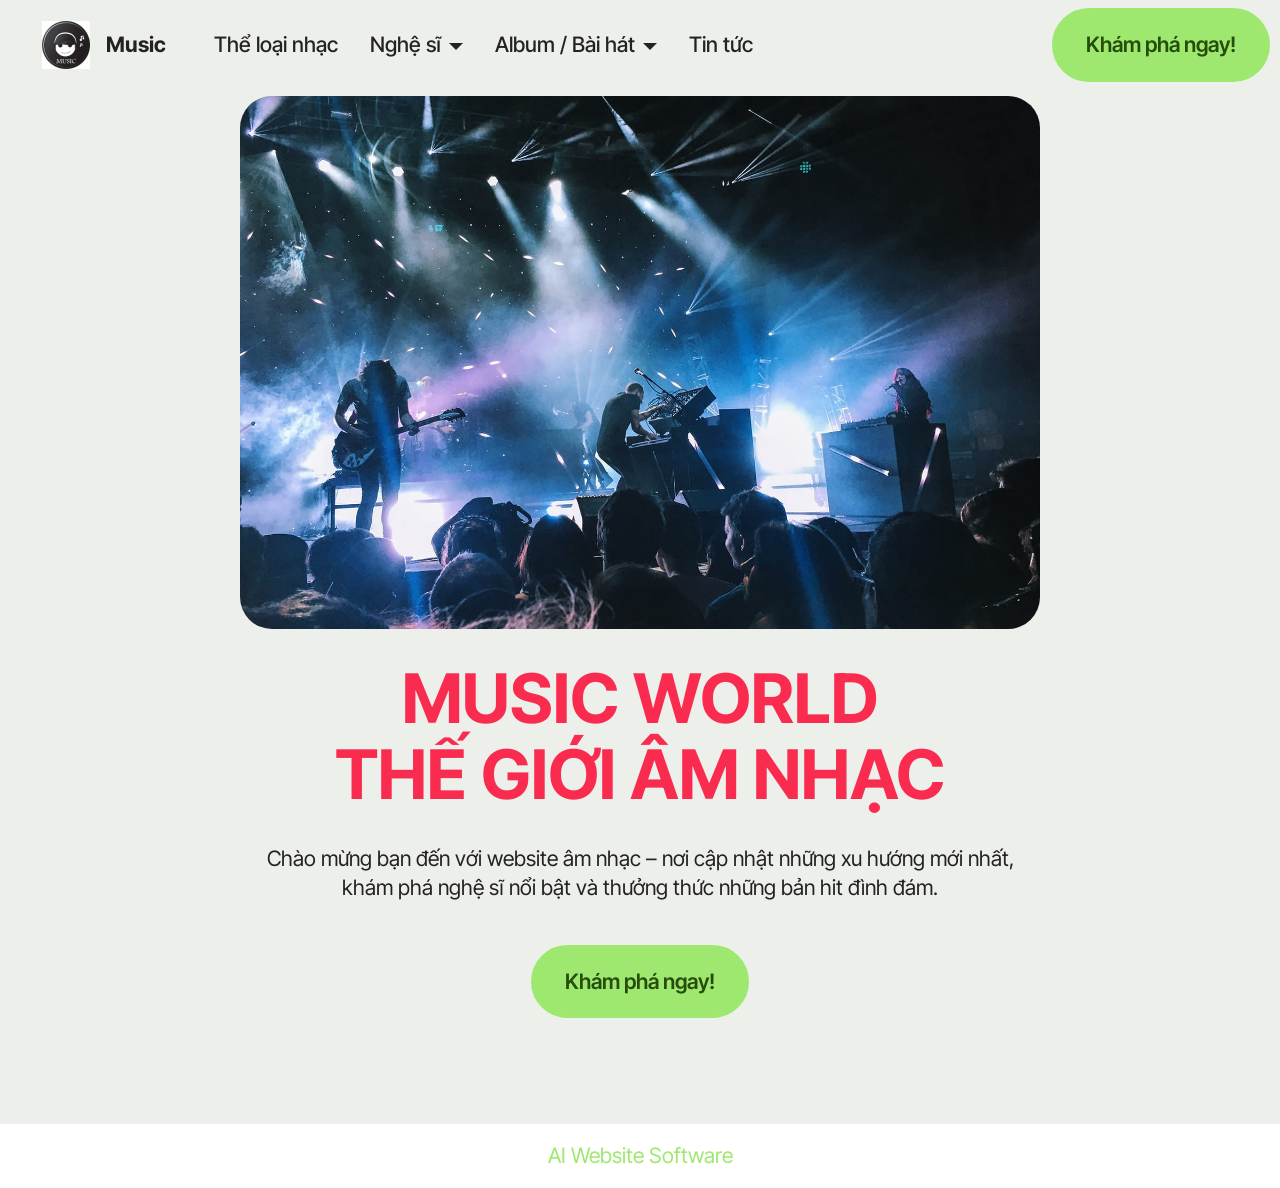
<file: index.html>
<!DOCTYPE html>
<html  >
<head>
  <!-- Site made with Mobirise Website Builder v6.1.12, https://mobirise.com -->
  <meta charset="UTF-8">
  <meta http-equiv="X-UA-Compatible" content="IE=edge">
  <meta name="generator" content="Mobirise v6.1.12, mobirise.com">
  <meta name="viewport" content="width=device-width, initial-scale=1, minimum-scale=1">
  <link rel="shortcut icon" href="assets/images/download-96x96.jpg" type="image/x-icon">
  <meta name="description" content="">
  
  
  <title>Home</title>
  <link rel="stylesheet" href="assets/web/assets/mobirise-icons2/mobirise2.css">
  <link rel="stylesheet" href="assets/bootstrap/css/bootstrap.min.css">
  <link rel="stylesheet" href="assets/dropdown/css/style.css">
  <link rel="stylesheet" href="assets/theme/css/style.css">
  <link rel="preload" href="https://fonts.googleapis.com/css?family=Inter+Tight:100,200,300,400,500,600,700,800,900,100i,200i,300i,400i,500i,600i,700i,800i,900i&display=swap" as="style" onload="this.onload=null;this.rel='stylesheet'">
  <noscript><link rel="stylesheet" href="https://fonts.googleapis.com/css?family=Inter+Tight:100,200,300,400,500,600,700,800,900,100i,200i,300i,400i,500i,600i,700i,800i,900i&display=swap"></noscript>
  <link rel="preload" as="style" href="assets/mobirise/css/mbr-additional.css?v=mcKnX7"><link rel="stylesheet" href="assets/mobirise/css/mbr-additional.css?v=mcKnX7" type="text/css">

  
  
  
</head>
<body>
  
  <section data-bs-version="5.1" class="menu menu6 cid-ven2xCtBEO" once="menu" id="menu06-0">
	

	<nav class="navbar navbar-dropdown opacityScroll navbar-fixed-top navbar-expand-lg">
		<div class="container">
			<div class="navbar-brand">
				<span class="navbar-logo">
					<a href="https://mobiri.se">
						<img src="assets/images/download-96x96.jpg" alt="Mobirise Website Builder" style="height: 3rem;">
					</a>
				</span>
				<span class="navbar-caption-wrap"><a class="navbar-caption text-black text-primary display-4" href="index.html">Music</a></span>
			</div>
			<button class="navbar-toggler" type="button" data-toggle="collapse" data-bs-toggle="collapse" data-target="#navbarSupportedContent" data-bs-target="#navbarSupportedContent" aria-controls="navbarNavAltMarkup" aria-expanded="false" aria-label="Toggle navigation">
				<div class="hamburger">
					<span></span>
					<span></span>
					<span></span>
					<span></span>
				</div>
			</button>
			<div class="collapse navbar-collapse opacityScroll" id="navbarSupportedContent">
				<ul class="navbar-nav nav-dropdown" data-app-modern-menu="true"><li class="nav-item">
						<a class="nav-link link text-black text-primary display-4" href="page1.html">Thể loại nhạc</a>
					</li>
					<li class="nav-item dropdown">
						<a class="nav-link link text-black dropdown-toggle display-4" href="https://mobiri.se" aria-expanded="false" data-toggle="dropdown-submenu" data-bs-toggle="dropdown" data-bs-auto-close="outside">Nghệ sĩ</a><div class="dropdown-menu" aria-labelledby="dropdown-745"><a class="text-black dropdown-item text-primary display-4" href="page2.html#features030-7">Sơn Tùng M-TP</a><a class="text-black show dropdown-item text-primary display-4" href="page2.html#features031-8">HIEUTHUHAI</a><a class="text-black show dropdown-item text-primary display-4" href="page2.html#features030-9">Charlie Puth</a><a class="text-black dropdown-item text-primary display-4" href="page2.html#features031-a">Black Pink</a></div>
					</li>
					<li class="nav-item dropdown">
						<a class="nav-link link text-black dropdown-toggle display-4" href="https://mobiri.se" data-toggle="dropdown-submenu" data-bs-toggle="dropdown" data-bs-auto-close="outside" aria-expanded="false">Album / Bài hát</a><div class="dropdown-menu" aria-labelledby="dropdown-764"><a class="text-black dropdown-item text-primary display-4" href="page3.html#article05-c">SKY TOUR</a><a class="text-black show dropdown-item text-primary display-4" href="page3.html#article05-d">ACPBĐTĐĐ</a><a class="text-black show dropdown-item text-primary display-4" href="page3.html#article05-e">VOICENOTES</a><a class="text-black show dropdown-item text-primary display-4" href="page3.html#article05-i">THE ALBUM</a></div>
					</li><li class="nav-item"><a class="nav-link link text-black text-primary display-4" href="page4.html">Tin tức</a></li></ul>
				
				<div class="navbar-buttons mbr-section-btn"><a class="btn btn-primary display-4" href="https://open.spotify.com/">Khám phá ngay!</a></div>
			</div>
		</div>
	</nav>
</section>

<section data-bs-version="5.1" class="header12 cid-ven2ADptGJ" id="header12-1">
  
  

  <div class="text-center container">
    <div class="row mb-4 justify-content-center">
      <div class="col-12 col-md-8">
        <img class="w-100" src="assets/images/2-music-photography-1500x1000.jpg" alt="Mobirise Website Builder">
      </div>
    </div>
    <div class="row justify-content-center">
      <div class="col-md-12 content-head">
        <h1 class="mbr-section-title mbr-fonts-style mb-4 display-1"><strong>MUSIC WORLD</strong><br><strong>THẾ GIỚI ÂM NHẠC</strong></h1>
        <p class="mbr-text mbr-fonts-style mb-4 display-7">Chào mừng bạn đến với website âm nhạc – nơi cập nhật những xu hướng mới nhất, khám phá nghệ sĩ nổi bật và thưởng thức những bản hit đình đám.</p>
        <div class="mbr-section-btn mt-4"><a class="btn btn-primary display-7" href="https://open.spotify.com/">Khám phá ngay!</a></div>
      </div>
    </div>
  </div>
</section><section class="display-7" style="padding: 0;align-items: center;justify-content: center;flex-wrap: wrap;    align-content: center;display: flex;position: relative;height: 4rem;"><a href="https://mobiri.se/" style="flex: 1 1;height: 4rem;position: absolute;width: 100%;z-index: 1;"><img alt="" style="height: 4rem;" src="[data-uri]"></a><p style="margin: 0;text-align: center;" class="display-7">&#8204;</p><a style="z-index:1" href="https://mobirise.com/builder/ai-website-builder.html">AI Website Software</a></section><script src="assets/bootstrap/js/bootstrap.bundle.min.js"></script>  <script src="assets/smoothscroll/smooth-scroll.js"></script>  <script src="assets/ytplayer/index.js"></script>  <script src="assets/dropdown/js/navbar-dropdown.js"></script>  <script src="assets/theme/js/script.js"></script>  
  
  
</body>
</html>
</file>
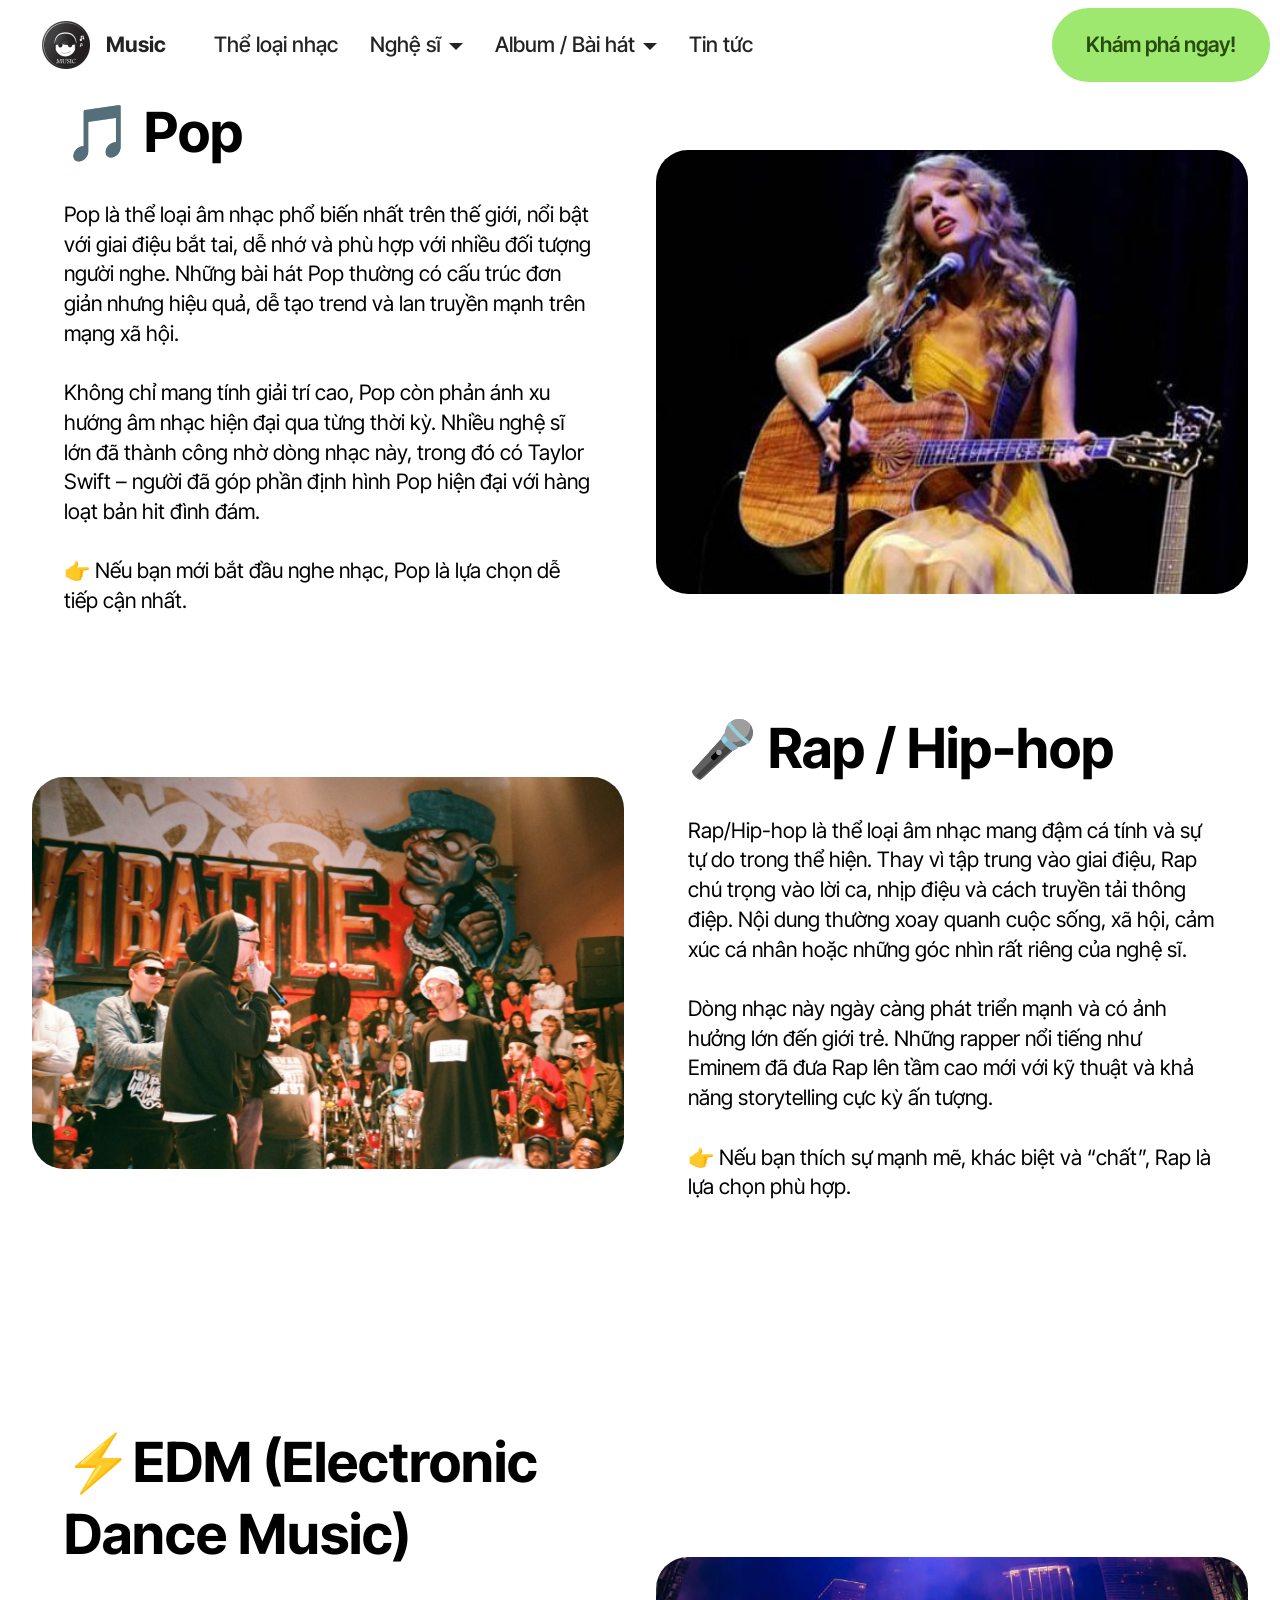
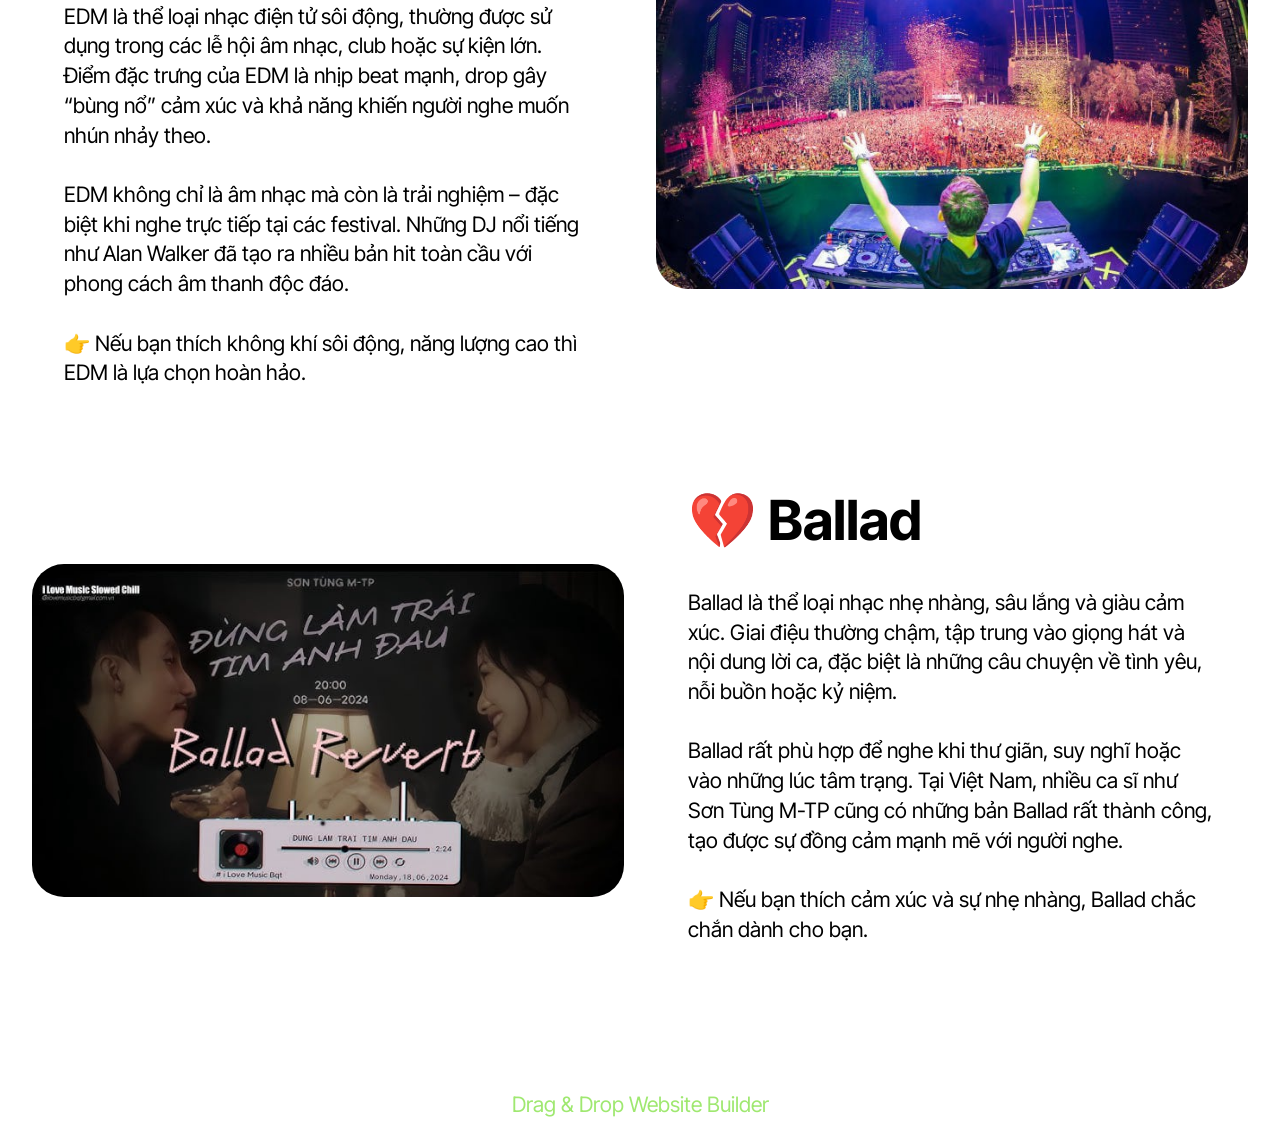
<file: page1.html>
<!DOCTYPE html>
<html  >
<head>
  <!-- Site made with Mobirise Website Builder v6.1.12, https://mobirise.com -->
  <meta charset="UTF-8">
  <meta http-equiv="X-UA-Compatible" content="IE=edge">
  <meta name="generator" content="Mobirise v6.1.12, mobirise.com">
  <meta name="viewport" content="width=device-width, initial-scale=1, minimum-scale=1">
  <link rel="shortcut icon" href="assets/images/download-96x96.jpg" type="image/x-icon">
  <meta name="description" content="">
  
  
  <title>Thể loại nhạc</title>
  <link rel="stylesheet" href="assets/web/assets/mobirise-icons2/mobirise2.css">
  <link rel="stylesheet" href="assets/bootstrap/css/bootstrap.min.css">
  <link rel="stylesheet" href="assets/dropdown/css/style.css">
  <link rel="stylesheet" href="assets/theme/css/style.css">
  <link rel="preload" href="https://fonts.googleapis.com/css?family=Inter+Tight:100,200,300,400,500,600,700,800,900,100i,200i,300i,400i,500i,600i,700i,800i,900i&display=swap" as="style" onload="this.onload=null;this.rel='stylesheet'">
  <noscript><link rel="stylesheet" href="https://fonts.googleapis.com/css?family=Inter+Tight:100,200,300,400,500,600,700,800,900,100i,200i,300i,400i,500i,600i,700i,800i,900i&display=swap"></noscript>
  <link rel="preload" as="style" href="assets/mobirise/css/mbr-additional.css?v=JtXuGc"><link rel="stylesheet" href="assets/mobirise/css/mbr-additional.css?v=JtXuGc" type="text/css">

  
  
  
</head>
<body>
  
  <section data-bs-version="5.1" class="menu menu6 cid-ven2xCtBEO" once="menu" id="menu06-3">
	

	<nav class="navbar navbar-dropdown opacityScroll navbar-fixed-top navbar-expand-lg">
		<div class="container">
			<div class="navbar-brand">
				<span class="navbar-logo">
					<a href="https://mobiri.se">
						<img src="assets/images/download-96x96.jpg" alt="Mobirise Website Builder" style="height: 3rem;">
					</a>
				</span>
				<span class="navbar-caption-wrap"><a class="navbar-caption text-black text-primary display-4" href="index.html">Music</a></span>
			</div>
			<button class="navbar-toggler" type="button" data-toggle="collapse" data-bs-toggle="collapse" data-target="#navbarSupportedContent" data-bs-target="#navbarSupportedContent" aria-controls="navbarNavAltMarkup" aria-expanded="false" aria-label="Toggle navigation">
				<div class="hamburger">
					<span></span>
					<span></span>
					<span></span>
					<span></span>
				</div>
			</button>
			<div class="collapse navbar-collapse opacityScroll" id="navbarSupportedContent">
				<ul class="navbar-nav nav-dropdown" data-app-modern-menu="true"><li class="nav-item">
						<a class="nav-link link text-black text-primary display-4" href="page1.html">Thể loại nhạc</a>
					</li>
					<li class="nav-item dropdown">
						<a class="nav-link link text-black dropdown-toggle display-4" href="https://mobiri.se" aria-expanded="false" data-toggle="dropdown-submenu" data-bs-toggle="dropdown" data-bs-auto-close="outside">Nghệ sĩ</a><div class="dropdown-menu" aria-labelledby="dropdown-745"><a class="text-black dropdown-item text-primary display-4" href="page2.html#features030-7">Sơn Tùng M-TP</a><a class="text-black show dropdown-item text-primary display-4" href="page2.html#features031-8">HIEUTHUHAI</a><a class="text-black show dropdown-item text-primary display-4" href="page2.html#features030-9">Charlie Puth</a><a class="text-black dropdown-item text-primary display-4" href="page2.html#features031-a">Black Pink</a></div>
					</li>
					<li class="nav-item dropdown">
						<a class="nav-link link text-black dropdown-toggle display-4" href="https://mobiri.se" data-toggle="dropdown-submenu" data-bs-toggle="dropdown" data-bs-auto-close="outside" aria-expanded="false">Album / Bài hát</a><div class="dropdown-menu" aria-labelledby="dropdown-764"><a class="text-black dropdown-item text-primary display-4" href="page3.html#article05-c">SKY TOUR</a><a class="text-black show dropdown-item text-primary display-4" href="page3.html#article05-d">ACPBĐTĐĐ</a><a class="text-black show dropdown-item text-primary display-4" href="page3.html#article05-e">VOICENOTES</a><a class="text-black show dropdown-item text-primary display-4" href="page3.html#article05-i">THE ALBUM</a></div>
					</li><li class="nav-item"><a class="nav-link link text-black text-primary display-4" href="page4.html">Tin tức</a></li></ul>
				
				<div class="navbar-buttons mbr-section-btn"><a class="btn btn-primary display-4" href="https://open.spotify.com/">Khám phá ngay!</a></div>
			</div>
		</div>
	</nav>
</section>

<section data-bs-version="5.1" class="features38 cid-veZjWlxTpw" id="features038-4">
    

    
    

    <div class="container">
        <div class="row justify-content-center">
            <div class="col-12 col-md-12 col-lg">
                <div class="text-wrapper align-left">
                    <h1 class="mbr-section-title mbr-fonts-style mb-4 display-2"><strong>🎵 Pop</strong></h1>
                    <p class="mbr-text align-left mbr-fonts-style mb-4 display-7">Pop là thể loại âm nhạc phổ biến nhất trên thế giới, nổi bật với giai điệu bắt tai, dễ nhớ và phù hợp với nhiều đối tượng người nghe. Những bài hát Pop thường có cấu trúc đơn giản nhưng hiệu quả, dễ tạo trend và lan truyền mạnh trên mạng xã hội.<br><br>Không chỉ mang tính giải trí cao, Pop còn phản ánh xu hướng âm nhạc hiện đại qua từng thời kỳ. Nhiều nghệ sĩ lớn đã thành công nhờ dòng nhạc này, trong đó có Taylor Swift – người đã góp phần định hình Pop hiện đại với hàng loạt bản hit đình đám.<br><br>👉 Nếu bạn mới bắt đầu nghe nhạc, Pop là lựa chọn dễ tiếp cận nhất.</p>
                    
                </div>
            </div>
            <div class="col-12 col-md-12 col-lg-6 image-wrapper">
                <img class="w-100" src="assets/images/taylor01-wpyl-500x375.jpg" alt="Mobirise Website Builder">
            </div>
        </div>
        <div class="row row-reverse justify-content-center">

            <div class="col-12 col-md-12 col-lg">
                <div class="text-wrapper align-left">
                    <h1 class="mbr-section-title mbr-fonts-style mb-4 display-2"><strong>🎤 Rap / Hip-hop</strong></h1>
                    <p class="mbr-text align-left mbr-fonts-style mb-4 display-7">Rap/Hip-hop là thể loại âm nhạc mang đậm cá tính và sự tự do trong thể hiện. Thay vì tập trung vào giai điệu, Rap chú trọng vào lời ca, nhịp điệu và cách truyền tải thông điệp. Nội dung thường xoay quanh cuộc sống, xã hội, cảm xúc cá nhân hoặc những góc nhìn rất riêng của nghệ sĩ.<br><br>Dòng nhạc này ngày càng phát triển mạnh và có ảnh hưởng lớn đến giới trẻ. Những rapper nổi tiếng như Eminem đã đưa Rap lên tầm cao mới với kỹ thuật và khả năng storytelling cực kỳ ấn tượng.<br><br>👉 Nếu bạn thích sự mạnh mẽ, khác biệt và “chất”, Rap là lựa chọn phù hợp.</p>
                    
                </div>
            </div>
            <div class="col-12 col-md-12 col-lg-6 image-wrapper">
                <img class="w-100" src="assets/images/pexels-aleksandr-neplokhov-486399-1238980-1256x833.jpg" alt="Mobirise Website Builder">
            </div>
        </div>
        
    </div>
</section>

<section data-bs-version="5.1" class="features38 cid-veZjX2vTeO" id="features038-5">
    

    
    

    <div class="container">
        <div class="row justify-content-center">
            <div class="col-12 col-md-12 col-lg">
                <div class="text-wrapper align-left">
                    <h1 class="mbr-section-title mbr-fonts-style mb-4 display-2"><strong>⚡EDM (Electronic Dance Music)</strong></h1>
                    <p class="mbr-text align-left mbr-fonts-style mb-4 display-7">EDM là thể loại nhạc điện tử sôi động, thường được sử dụng trong các lễ hội âm nhạc, club hoặc sự kiện lớn. Điểm đặc trưng của EDM là nhịp beat mạnh, drop gây “bùng nổ” cảm xúc và khả năng khiến người nghe muốn nhún nhảy theo.<br><br>EDM không chỉ là âm nhạc mà còn là trải nghiệm – đặc biệt khi nghe trực tiếp tại các festival. Những DJ nổi tiếng như Alan Walker đã tạo ra nhiều bản hit toàn cầu với phong cách âm thanh độc đáo.<br><br>👉 Nếu bạn thích không khí sôi động, năng lượng cao thì EDM là lựa chọn hoàn hảo.</p>
                    
                </div>
            </div>
            <div class="col-12 col-md-12 col-lg-6 image-wrapper">
                <img class="w-100" src="assets/images/2-660x371.jpg" alt="Mobirise Website Builder">
            </div>
        </div>
        <div class="row row-reverse justify-content-center">

            <div class="col-12 col-md-12 col-lg">
                <div class="text-wrapper align-left">
                    <h1 class="mbr-section-title mbr-fonts-style mb-4 display-2"><strong>💔 Ballad</strong></h1>
                    <p class="mbr-text align-left mbr-fonts-style mb-4 display-7">Ballad là thể loại nhạc nhẹ nhàng, sâu lắng và giàu cảm xúc. Giai điệu thường chậm, tập trung vào giọng hát và nội dung lời ca, đặc biệt là những câu chuyện về tình yêu, nỗi buồn hoặc kỷ niệm.<br><br>Ballad rất phù hợp để nghe khi thư giãn, suy nghĩ hoặc vào những lúc tâm trạng. Tại Việt Nam, nhiều ca sĩ như Sơn Tùng M-TP cũng có những bản Ballad rất thành công, tạo được sự đồng cảm mạnh mẽ với người nghe.<br><br>👉 Nếu bạn thích cảm xúc và sự nhẹ nhàng, Ballad chắc chắn dành cho bạn.</p>
                    
                </div>
            </div>
            <div class="col-12 col-md-12 col-lg-6 image-wrapper">
                <img class="w-100" src="assets/images/hq720-686x386.jpg" alt="Mobirise Website Builder">
            </div>
        </div>
        
    </div>
</section><section class="display-7" style="padding: 0;align-items: center;justify-content: center;flex-wrap: wrap;    align-content: center;display: flex;position: relative;height: 4rem;"><a href="https://mobiri.se/" style="flex: 1 1;height: 4rem;position: absolute;width: 100%;z-index: 1;"><img alt="" style="height: 4rem;" src="[data-uri]"></a><p style="margin: 0;text-align: center;" class="display-7">&#8204;</p><a style="z-index:1" href="https://mobirise.com/drag-drop-website-builder.html">Drag & Drop Website Builder</a></section><script src="assets/bootstrap/js/bootstrap.bundle.min.js"></script>  <script src="assets/smoothscroll/smooth-scroll.js"></script>  <script src="assets/ytplayer/index.js"></script>  <script src="assets/dropdown/js/navbar-dropdown.js"></script>  <script src="assets/theme/js/script.js"></script>  
  
  
</body>
</html>
</file>
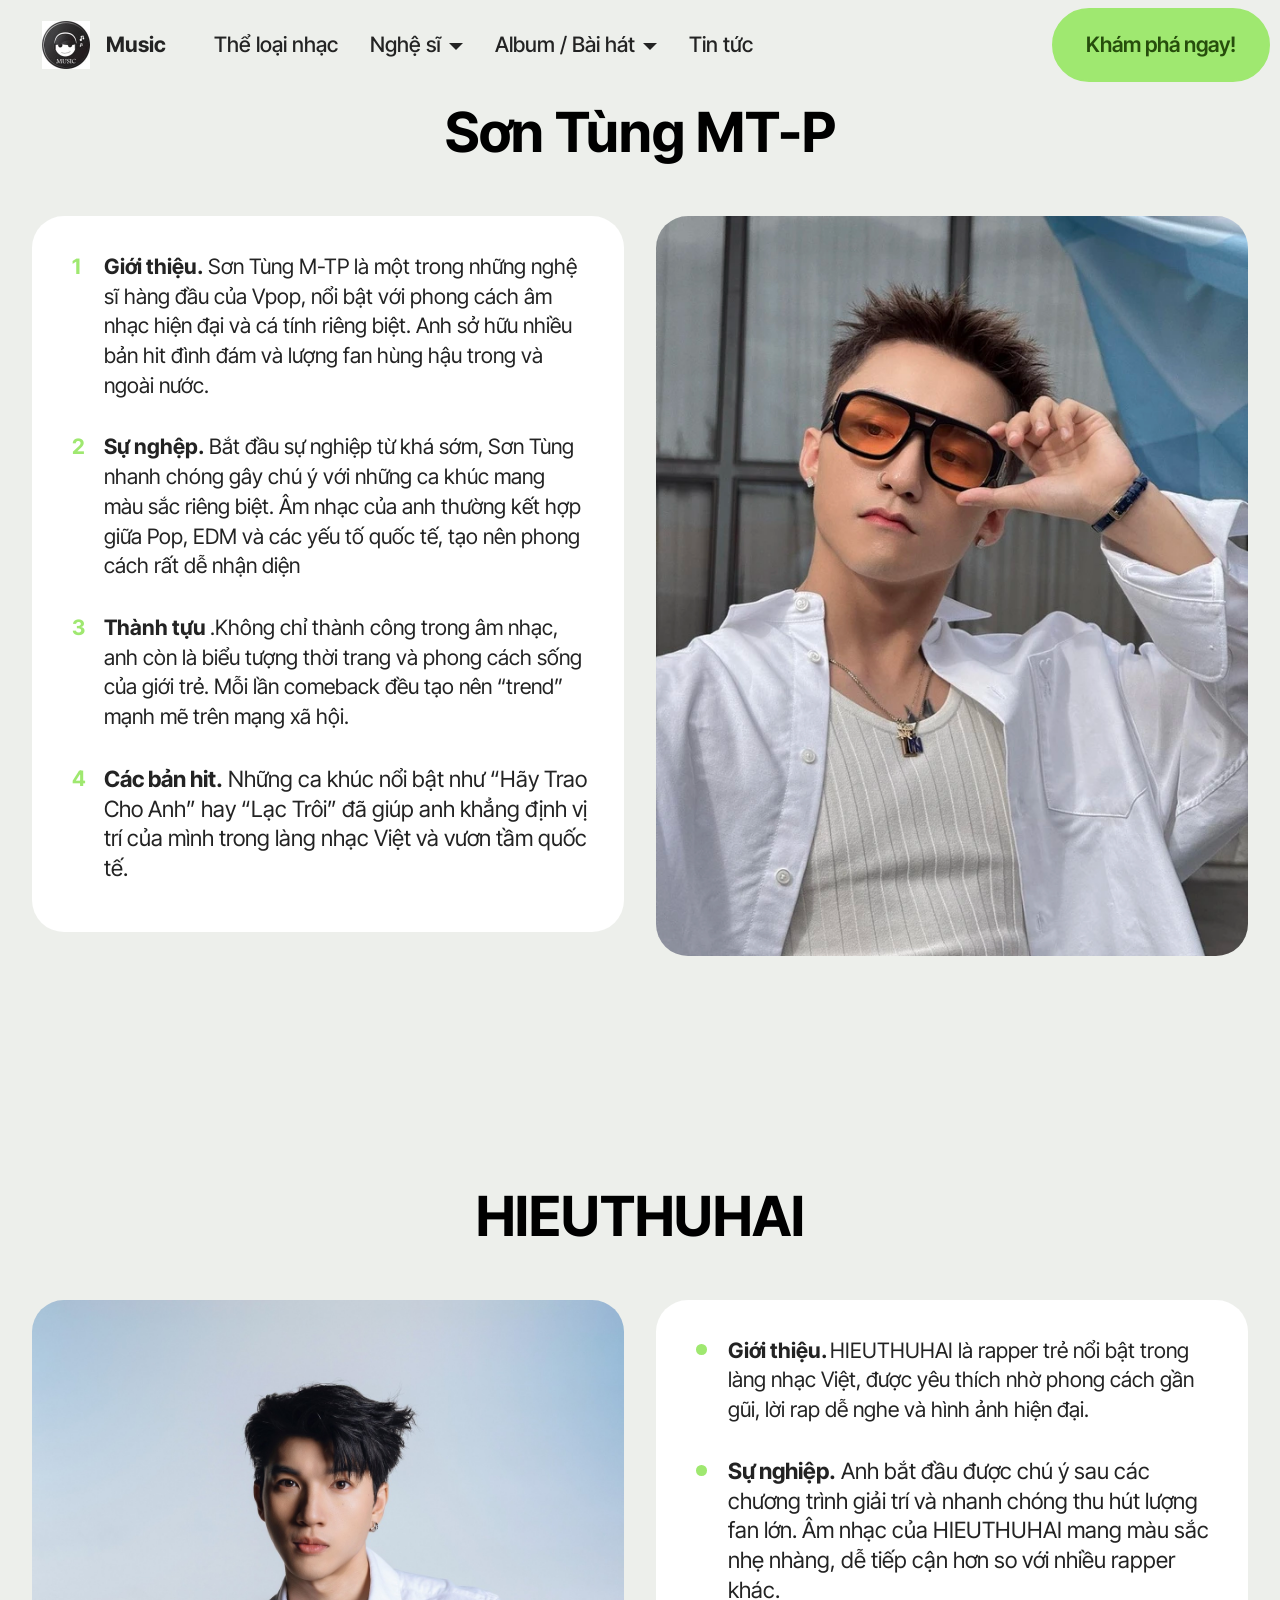
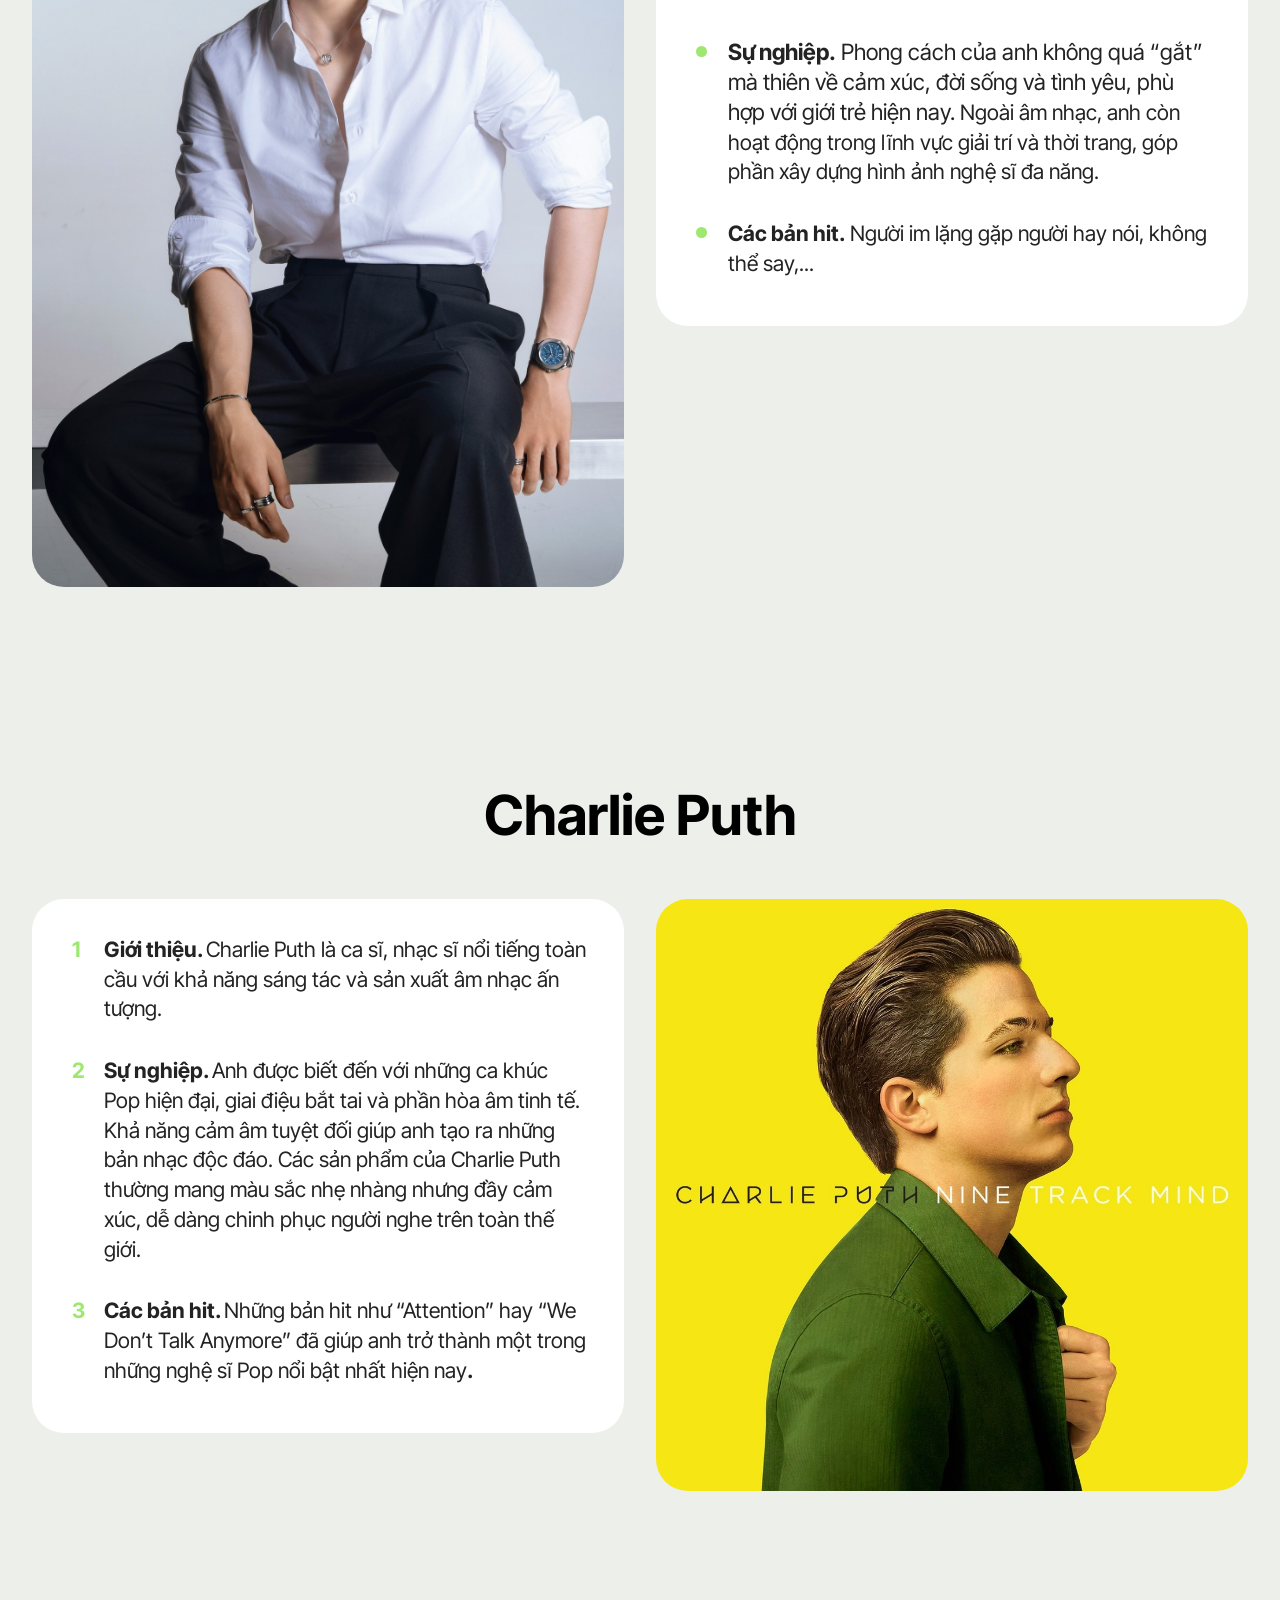
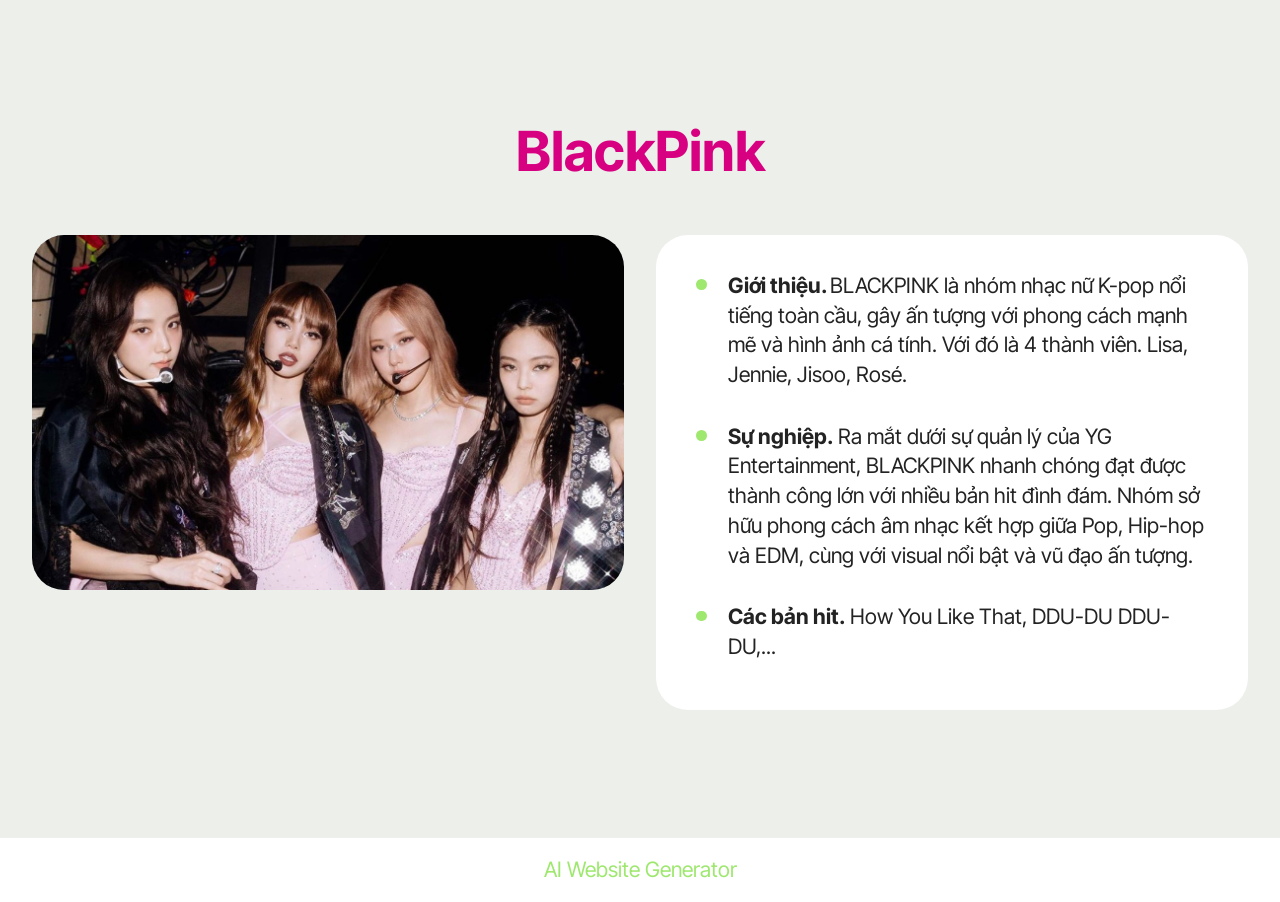
<file: page2.html>
<!DOCTYPE html>
<html  >
<head>
  <!-- Site made with Mobirise Website Builder v6.1.12, https://mobirise.com -->
  <meta charset="UTF-8">
  <meta http-equiv="X-UA-Compatible" content="IE=edge">
  <meta name="generator" content="Mobirise v6.1.12, mobirise.com">
  <meta name="viewport" content="width=device-width, initial-scale=1, minimum-scale=1">
  <link rel="shortcut icon" href="assets/images/download-96x96.jpg" type="image/x-icon">
  <meta name="description" content="">
  
  
  <title>Nghệ sĩ</title>
  <link rel="stylesheet" href="assets/web/assets/mobirise-icons2/mobirise2.css">
  <link rel="stylesheet" href="assets/bootstrap/css/bootstrap.min.css">
  <link rel="stylesheet" href="assets/dropdown/css/style.css">
  <link rel="stylesheet" href="assets/theme/css/style.css">
  <link rel="preload" href="https://fonts.googleapis.com/css?family=Inter+Tight:100,200,300,400,500,600,700,800,900,100i,200i,300i,400i,500i,600i,700i,800i,900i&display=swap" as="style" onload="this.onload=null;this.rel='stylesheet'">
  <noscript><link rel="stylesheet" href="https://fonts.googleapis.com/css?family=Inter+Tight:100,200,300,400,500,600,700,800,900,100i,200i,300i,400i,500i,600i,700i,800i,900i&display=swap"></noscript>
  <link rel="preload" as="style" href="assets/mobirise/css/mbr-additional.css?v=LSO5Ks"><link rel="stylesheet" href="assets/mobirise/css/mbr-additional.css?v=LSO5Ks" type="text/css">

  
  
  
</head>
<body>
  
  <section data-bs-version="5.1" class="menu menu6 cid-ven2xCtBEO" once="menu" id="menu06-6">
	

	<nav class="navbar navbar-dropdown opacityScroll navbar-fixed-top navbar-expand-lg">
		<div class="container">
			<div class="navbar-brand">
				<span class="navbar-logo">
					<a href="https://mobiri.se">
						<img src="assets/images/download-96x96.jpg" alt="Mobirise Website Builder" style="height: 3rem;">
					</a>
				</span>
				<span class="navbar-caption-wrap"><a class="navbar-caption text-black text-primary display-4" href="index.html">Music</a></span>
			</div>
			<button class="navbar-toggler" type="button" data-toggle="collapse" data-bs-toggle="collapse" data-target="#navbarSupportedContent" data-bs-target="#navbarSupportedContent" aria-controls="navbarNavAltMarkup" aria-expanded="false" aria-label="Toggle navigation">
				<div class="hamburger">
					<span></span>
					<span></span>
					<span></span>
					<span></span>
				</div>
			</button>
			<div class="collapse navbar-collapse opacityScroll" id="navbarSupportedContent">
				<ul class="navbar-nav nav-dropdown" data-app-modern-menu="true"><li class="nav-item">
						<a class="nav-link link text-black text-primary display-4" href="page1.html">Thể loại nhạc</a>
					</li>
					<li class="nav-item dropdown">
						<a class="nav-link link text-black dropdown-toggle display-4" href="https://mobiri.se" aria-expanded="false" data-toggle="dropdown-submenu" data-bs-toggle="dropdown" data-bs-auto-close="outside">Nghệ sĩ</a><div class="dropdown-menu" aria-labelledby="dropdown-745"><a class="text-black dropdown-item text-primary display-4" href="page2.html#features030-7">Sơn Tùng M-TP</a><a class="text-black show dropdown-item text-primary display-4" href="page2.html#features031-8">HIEUTHUHAI</a><a class="text-black show dropdown-item text-primary display-4" href="page2.html#features030-9">Charlie Puth</a><a class="text-black dropdown-item text-primary display-4" href="page2.html#features031-a">Black Pink</a></div>
					</li>
					<li class="nav-item dropdown">
						<a class="nav-link link text-black dropdown-toggle display-4" href="https://mobiri.se" data-toggle="dropdown-submenu" data-bs-toggle="dropdown" data-bs-auto-close="outside" aria-expanded="false">Album / Bài hát</a><div class="dropdown-menu" aria-labelledby="dropdown-764"><a class="text-black dropdown-item text-primary display-4" href="page3.html#article05-c">SKY TOUR</a><a class="text-black show dropdown-item text-primary display-4" href="page3.html#article05-d">ACPBĐTĐĐ</a><a class="text-black show dropdown-item text-primary display-4" href="page3.html#article05-e">VOICENOTES</a><a class="text-black show dropdown-item text-primary display-4" href="page3.html#article05-i">THE ALBUM</a></div>
					</li><li class="nav-item"><a class="nav-link link text-black text-primary display-4" href="page4.html">Tin tức</a></li></ul>
				
				<div class="navbar-buttons mbr-section-btn"><a class="btn btn-primary display-4" href="https://open.spotify.com/">Khám phá ngay!</a></div>
			</div>
		</div>
	</nav>
</section>

<section data-bs-version="5.1" class="features030 cid-veZo2Ydh8X" id="features030-7">
    
    
    
    <div class="container">
        <div class="row justify-content-center">
            <div class="col-md-12 content-head mb-5">
                <h1 class="mbr-section-title mbr-fonts-style mb-0 display-2"><strong>Sơn Tùng MT-P</strong></h1>
                
            </div>
        </div>
        <div class="row justify-content-center  blockContent">
            <div class="col-12 col-lg">
                <div class="item-wrapper align-left">
                    <div class="mbr-text counter-container mbr-fonts-style display-7">
                        <ol>
                            <li><strong>Giới thiệu.</strong>&nbsp;Sơn Tùng M-TP là một trong những nghệ sĩ hàng đầu của Vpop, nổi bật với phong cách âm nhạc hiện đại và cá tính riêng biệt. Anh sở hữu nhiều bản hit đình đám và lượng fan hùng hậu trong và ngoài nước.</li>
                            <li><strong>Sự nghệp.</strong> Bắt đầu sự nghiệp từ khá sớm, Sơn Tùng nhanh chóng gây chú ý với những ca khúc mang màu sắc riêng biệt. Âm nhạc của anh thường kết hợp giữa Pop, EDM và các yếu tố quốc tế, tạo nên phong cách rất dễ nhận diện</li><li><strong>Thành tựu </strong>.Không chỉ thành công trong âm nhạc, anh còn là biểu tượng thời trang và phong cách sống của giới trẻ. Mỗi lần comeback đều tạo nên “trend” mạnh mẽ trên mạng xã hội.</li><li><strong style="font-size: 1.4rem;">Các bản hit.</strong><span style="font-size: 1.4rem;"> Những ca khúc nổi bật như “Hãy Trao Cho Anh” hay “Lạc Trôi” đã giúp anh khẳng định vị trí của mình trong làng nhạc Việt và vươn tầm quốc tế.</span></li>
                        </ol>
                    </div>
                </div>
            </div>
            <div class="col-12 col-lg-6">
                <div class="image-wrapper mb-4">
                    <img class="w-100" src="assets/images/534904498-1337104781105245-2636730728825521701-n.webp" alt="Mobirise Website Builder">
                </div>
            </div>

        </div>
    </div>
</section>

<section data-bs-version="5.1" class="features031 cid-veZo3kOFwS" id="features031-8">
    
    
    
    <div class="container">
        <div class="row justify-content-center">
            <div class="col-md-12 content-head mb-5">
                <h1 class="mbr-section-title mbr-fonts-style mb-0 display-2"><strong>HIEUTHUHAI</strong></h1>
                
            </div>
        </div>
        <div class="row justify-content-center  blockContent">
            <div class="col-12 col-lg">
                <div class="item-wrapper align-left">
                    <div class="counter-container mbr-text mbr-fonts-style display-7">
                        <ul>
                            <li><strong>Giới thiệu. </strong>HIEUTHUHAI là rapper trẻ nổi bật trong làng nhạc Việt, được yêu thích nhờ phong cách gần gũi, lời rap dễ nghe và hình ảnh hiện đại.</li><li><span style="font-size: 1.4rem;"><strong>Sự nghiệp.</strong>&nbsp;Anh bắt đầu được chú ý sau các chương trình giải trí và nhanh chóng thu hút lượng fan lớn. Âm nhạc của HIEUTHUHAI mang màu sắc nhẹ nhàng, dễ tiếp cận hơn so với nhiều rapper khác.</span></li><li><strong style="font-size: 1.4rem;">Sự nghiệp.</strong><span style="font-size: 1.4rem;">&nbsp;Phong cách của anh không quá “gắt” mà thiên về cảm xúc, đời sống và tình yêu, phù hợp với giới trẻ hiện nay.&nbsp;</span>Ngoài âm nhạc, anh còn hoạt động trong lĩnh vực giải trí và thời trang, góp phần xây dựng hình ảnh nghệ sĩ đa năng.</li><li><strong>Các bản hit.</strong> Người im lặng gặp người hay nói, không thể say,...</li></ul>
                    </div>
                </div>
            </div>
            <div class="col-12 col-lg-6">
                <div class="image-wrapper">
                    <img class="w-100" src="assets/images/54752803212611468358125456197205715368656551n-1771898753163121941121-1771905016605.webp" alt="Mobirise Website Builder">
                </div>
            </div>

        </div>
    </div>
</section>

<section data-bs-version="5.1" class="features030 cid-veZo3va1Pm" id="features030-9">
    
    
    
    <div class="container">
        <div class="row justify-content-center">
            <div class="col-md-12 content-head mb-5">
                <h1 class="mbr-section-title mbr-fonts-style mb-0 display-2"><strong>Charlie Puth</strong></h1>
                
            </div>
        </div>
        <div class="row justify-content-center  blockContent">
            <div class="col-12 col-lg">
                <div class="item-wrapper align-left">
                    <div class="mbr-text counter-container mbr-fonts-style display-7">
                        <ol>
                            <li><strong>Giới thiệu. </strong>Charlie Puth là ca sĩ, nhạc sĩ nổi tiếng toàn cầu với khả năng sáng tác và sản xuất âm nhạc ấn tượng.</li>
                            <li><strong>Sự nghiệp. </strong>Anh được biết đến với những ca khúc Pop hiện đại, giai điệu bắt tai và phần hòa âm tinh tế. Khả năng cảm âm tuyệt đối giúp anh tạo ra những bản nhạc độc đáo. Các sản phẩm của Charlie Puth thường mang màu sắc nhẹ nhàng nhưng đầy cảm xúc, dễ dàng chinh phục người nghe trên toàn thế giới.</li>
                            <li><strong>Các bản hit. </strong>Những bản hit như “Attention” hay “We Don’t Talk Anymore” đã giúp anh trở thành một trong những nghệ sĩ Pop nổi bật nhất hiện nay<strong>.</strong></li>
                        </ol>
                    </div>
                </div>
            </div>
            <div class="col-12 col-lg-6">
                <div class="image-wrapper mb-4">
                    <img class="w-100" src="assets/images/f4511028-e96f-419a-a462-d9111e555065.webp" alt="Mobirise Website Builder">
                </div>
            </div>

        </div>
    </div>
</section>

<section data-bs-version="5.1" class="features031 cid-veZo3DNEnv" id="features031-a">
    
    
    
    <div class="container">
        <div class="row justify-content-center">
            <div class="col-md-12 content-head mb-5">
                <h1 class="mbr-section-title mbr-fonts-style mb-0 display-2"><strong>BlackPink</strong></h1>
                
            </div>
        </div>
        <div class="row justify-content-center  blockContent">
            <div class="col-12 col-lg">
                <div class="item-wrapper align-left">
                    <div class="counter-container mbr-text mbr-fonts-style display-7">
                        <ul>
                            <li><strong>Giới thiệu. </strong>BLACKPINK là nhóm nhạc nữ K-pop nổi tiếng toàn cầu, gây ấn tượng với phong cách mạnh mẽ và hình ảnh cá tính. Với đó là 4 thành viên. Lisa, Jennie, Jisoo, Rosé.</li>
                            <li><strong>Sự nghiệp.</strong>&nbsp;Ra mắt dưới sự quản lý của YG Entertainment, BLACKPINK nhanh chóng đạt được thành công lớn với nhiều bản hit đình đám. Nhóm sở hữu phong cách âm nhạc kết hợp giữa Pop, Hip-hop và EDM, cùng với visual nổi bật và vũ đạo ấn tượng.</li>
                            <li><strong>Các bản hit.</strong>&nbsp;How You Like That, DDU-DU DDU-DU,...&nbsp;&nbsp;&nbsp;&nbsp;&nbsp;&nbsp;</li>
                        </ul>
                    </div>
                </div>
            </div>
            <div class="col-12 col-lg-6">
                <div class="image-wrapper">
                    <img class="w-100" src="assets/images/blackpink-disband-1750906296-1-8432-3737.webp" alt="Mobirise Website Builder">
                </div>
            </div>

        </div>
    </div>
</section><section class="display-7" style="padding: 0;align-items: center;justify-content: center;flex-wrap: wrap;    align-content: center;display: flex;position: relative;height: 4rem;"><a href="https://mobiri.se/" style="flex: 1 1;height: 4rem;position: absolute;width: 100%;z-index: 1;"><img alt="" style="height: 4rem;" src="[data-uri]"></a><p style="margin: 0;text-align: center;" class="display-7">&#8204;</p><a style="z-index:1" href="https://mobirise.com/builder/ai-website-generator.html">AI Website Generator</a></section><script src="assets/bootstrap/js/bootstrap.bundle.min.js"></script>  <script src="assets/smoothscroll/smooth-scroll.js"></script>  <script src="assets/ytplayer/index.js"></script>  <script src="assets/dropdown/js/navbar-dropdown.js"></script>  <script src="assets/theme/js/script.js"></script>  
  
  
</body>
</html>
</file>
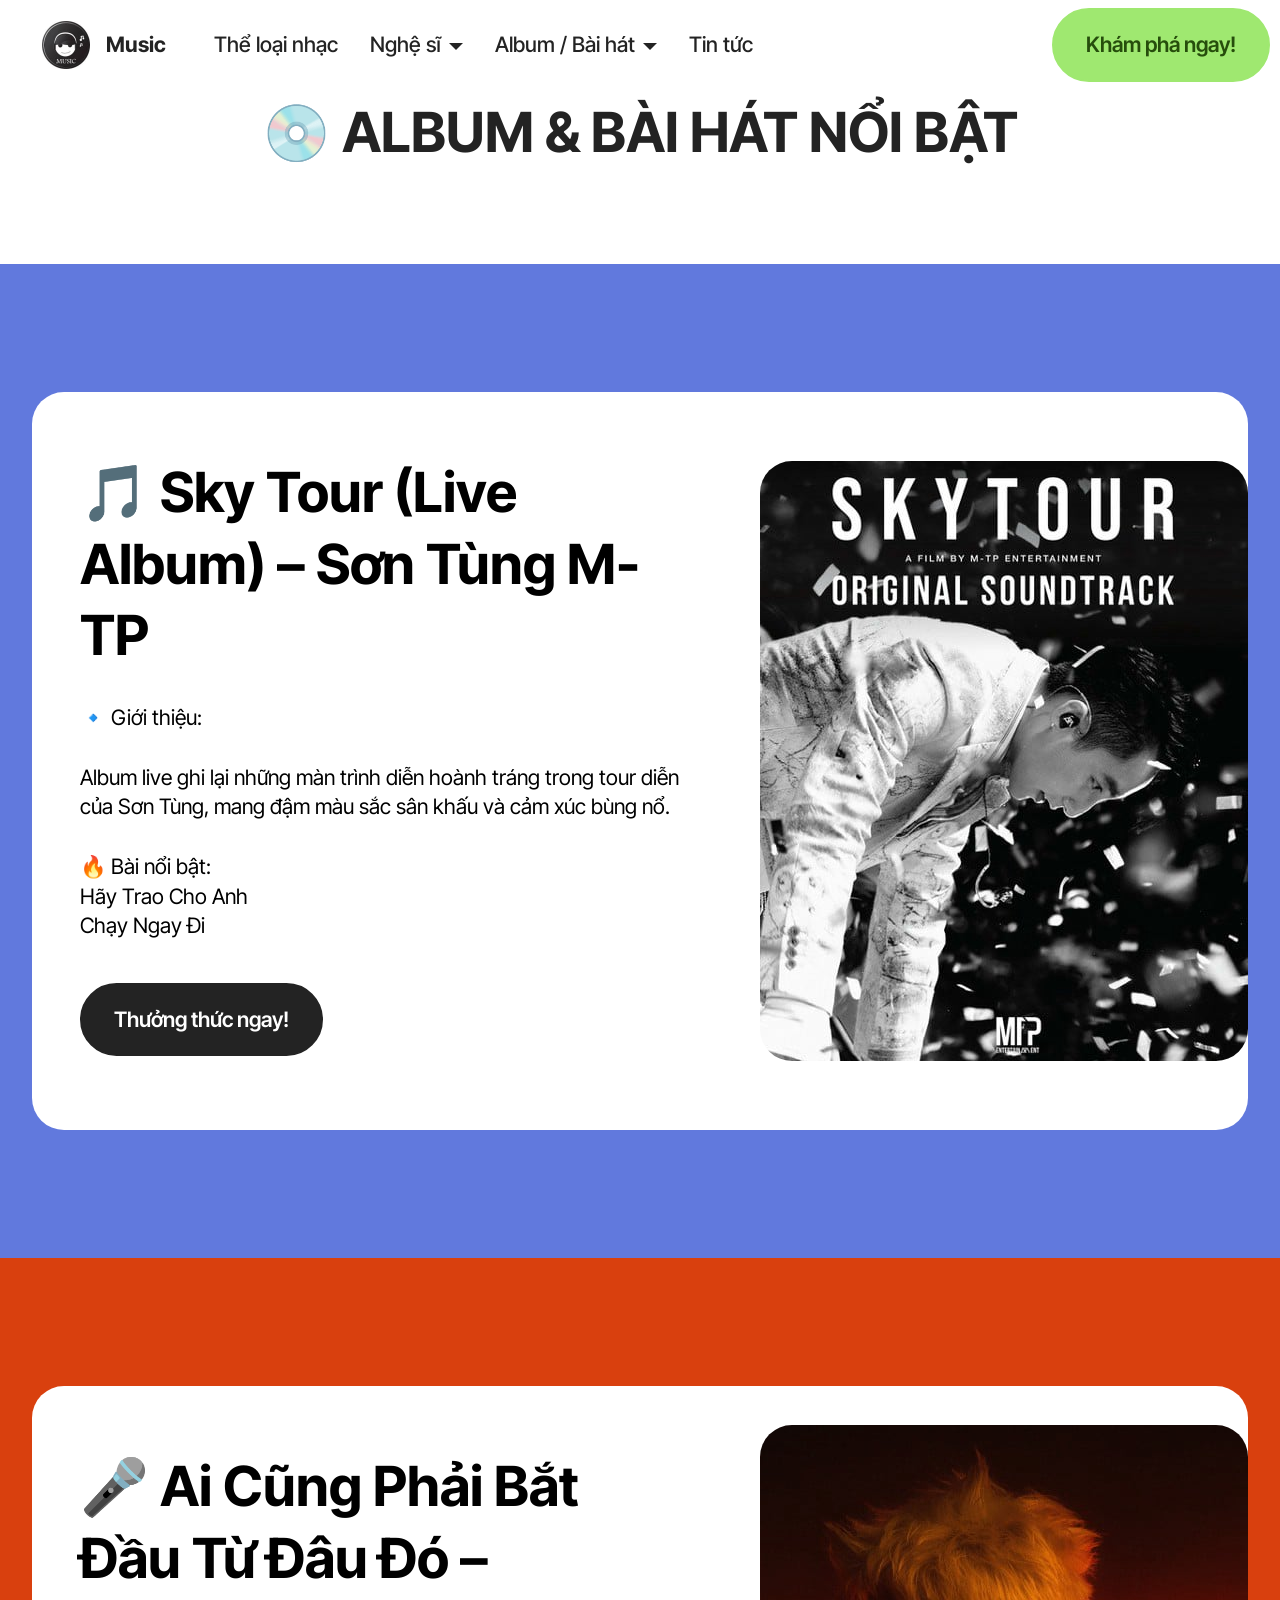
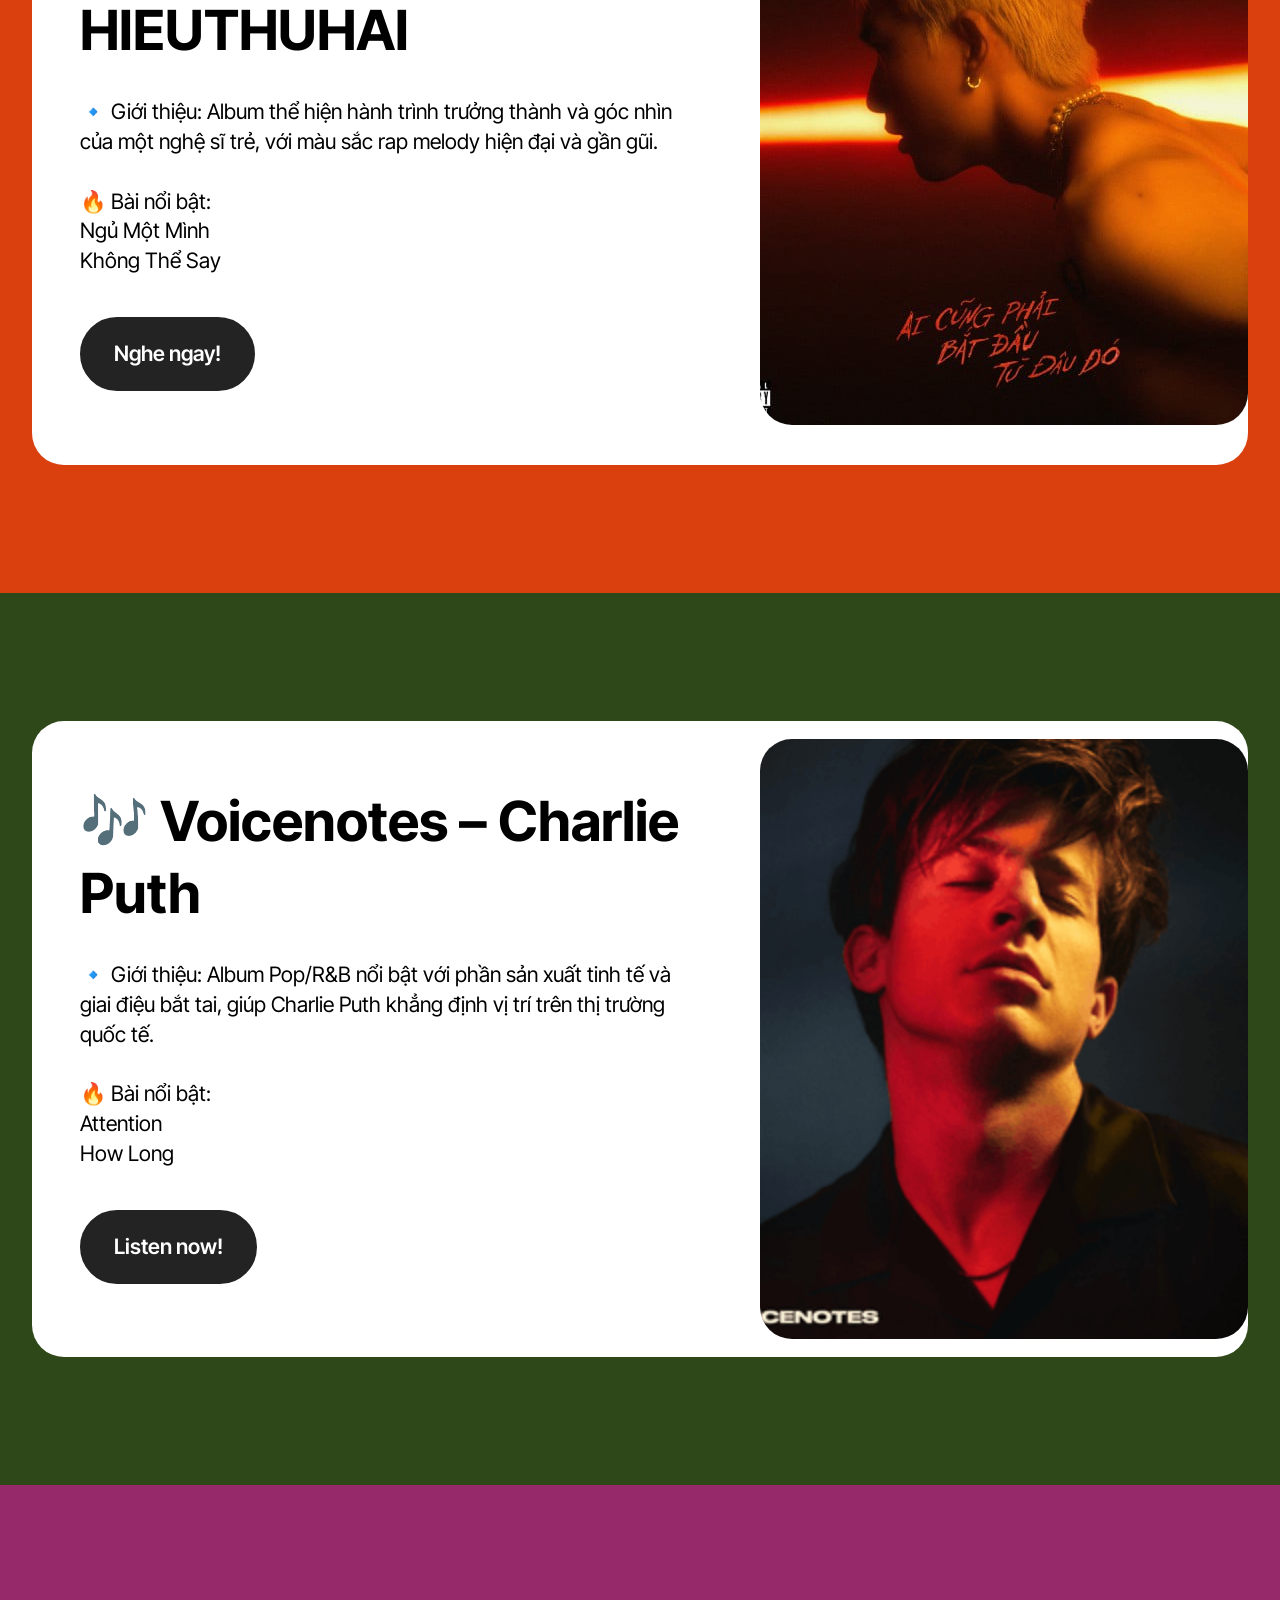
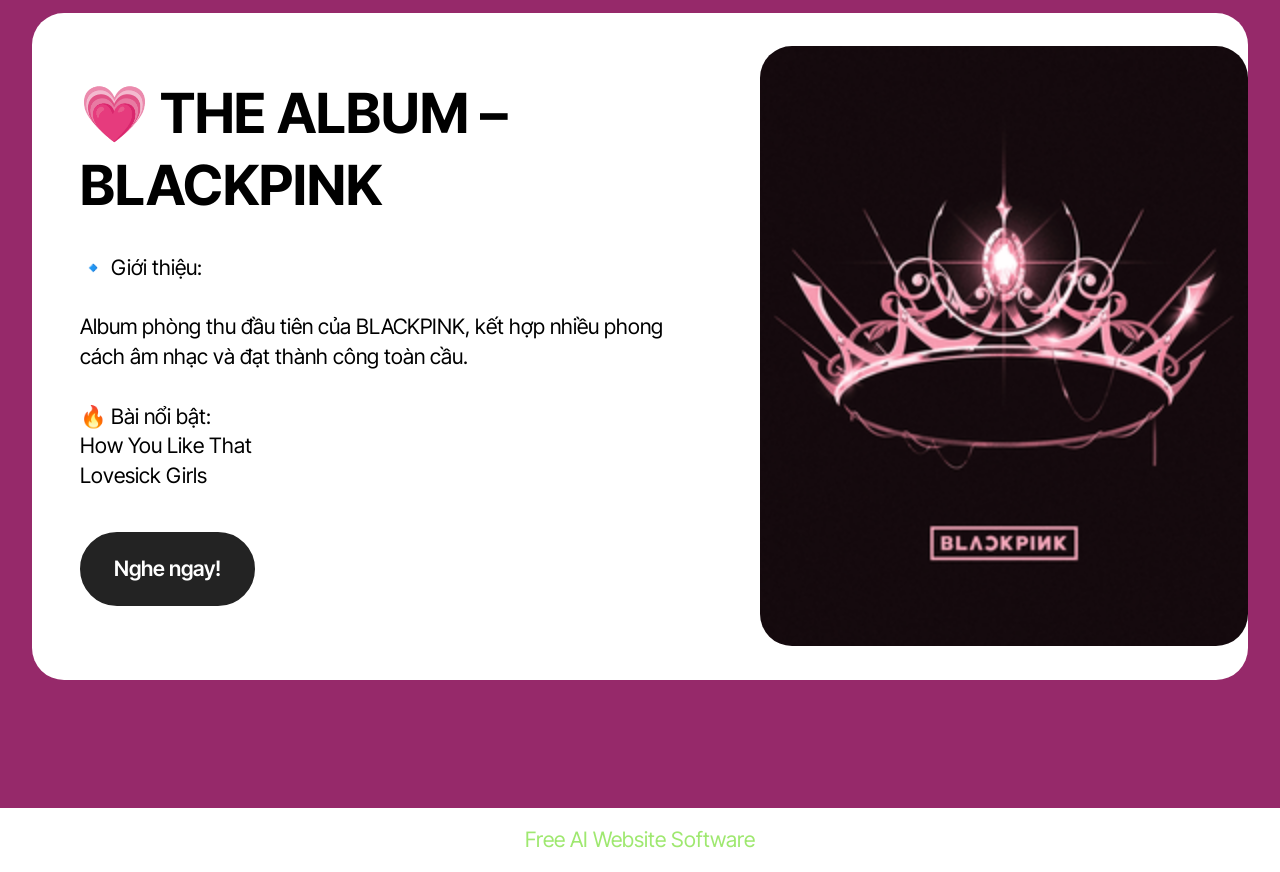
<file: page3.html>
<!DOCTYPE html>
<html  >
<head>
  <!-- Site made with Mobirise Website Builder v6.1.12, https://mobirise.com -->
  <meta charset="UTF-8">
  <meta http-equiv="X-UA-Compatible" content="IE=edge">
  <meta name="generator" content="Mobirise v6.1.12, mobirise.com">
  <meta name="viewport" content="width=device-width, initial-scale=1, minimum-scale=1">
  <link rel="shortcut icon" href="assets/images/download-96x96.jpg" type="image/x-icon">
  <meta name="description" content="">
  
  
  <title>Album / Bài hát</title>
  <link rel="stylesheet" href="assets/web/assets/mobirise-icons2/mobirise2.css">
  <link rel="stylesheet" href="assets/bootstrap/css/bootstrap.min.css">
  <link rel="stylesheet" href="assets/dropdown/css/style.css">
  <link rel="stylesheet" href="assets/theme/css/style.css">
  <link rel="preload" href="https://fonts.googleapis.com/css?family=Inter+Tight:100,200,300,400,500,600,700,800,900,100i,200i,300i,400i,500i,600i,700i,800i,900i&display=swap" as="style" onload="this.onload=null;this.rel='stylesheet'">
  <noscript><link rel="stylesheet" href="https://fonts.googleapis.com/css?family=Inter+Tight:100,200,300,400,500,600,700,800,900,100i,200i,300i,400i,500i,600i,700i,800i,900i&display=swap"></noscript>
  <link rel="preload" as="style" href="assets/mobirise/css/mbr-additional.css?v=LNdBV1"><link rel="stylesheet" href="assets/mobirise/css/mbr-additional.css?v=LNdBV1" type="text/css">

  
  
  
</head>
<body>
  
  <section data-bs-version="5.1" class="menu menu6 cid-ven2xCtBEO" once="menu" id="menu06-b">
	

	<nav class="navbar navbar-dropdown opacityScroll navbar-fixed-top navbar-expand-lg">
		<div class="container">
			<div class="navbar-brand">
				<span class="navbar-logo">
					<a href="https://mobiri.se">
						<img src="assets/images/download-96x96.jpg" alt="Mobirise Website Builder" style="height: 3rem;">
					</a>
				</span>
				<span class="navbar-caption-wrap"><a class="navbar-caption text-black text-primary display-4" href="index.html">Music</a></span>
			</div>
			<button class="navbar-toggler" type="button" data-toggle="collapse" data-bs-toggle="collapse" data-target="#navbarSupportedContent" data-bs-target="#navbarSupportedContent" aria-controls="navbarNavAltMarkup" aria-expanded="false" aria-label="Toggle navigation">
				<div class="hamburger">
					<span></span>
					<span></span>
					<span></span>
					<span></span>
				</div>
			</button>
			<div class="collapse navbar-collapse opacityScroll" id="navbarSupportedContent">
				<ul class="navbar-nav nav-dropdown" data-app-modern-menu="true"><li class="nav-item">
						<a class="nav-link link text-black text-primary display-4" href="page1.html">Thể loại nhạc</a>
					</li>
					<li class="nav-item dropdown">
						<a class="nav-link link text-black dropdown-toggle display-4" href="https://mobiri.se" aria-expanded="false" data-toggle="dropdown-submenu" data-bs-toggle="dropdown" data-bs-auto-close="outside">Nghệ sĩ</a><div class="dropdown-menu" aria-labelledby="dropdown-745"><a class="text-black dropdown-item text-primary display-4" href="page2.html#features030-7">Sơn Tùng M-TP</a><a class="text-black show dropdown-item text-primary display-4" href="page2.html#features031-8">HIEUTHUHAI</a><a class="text-black show dropdown-item text-primary display-4" href="page2.html#features030-9">Charlie Puth</a><a class="text-black dropdown-item text-primary display-4" href="page2.html#features031-a">Black Pink</a></div>
					</li>
					<li class="nav-item dropdown">
						<a class="nav-link link text-black dropdown-toggle display-4" href="https://mobiri.se" data-toggle="dropdown-submenu" data-bs-toggle="dropdown" data-bs-auto-close="outside" aria-expanded="false">Album / Bài hát</a><div class="dropdown-menu" aria-labelledby="dropdown-764"><a class="text-black dropdown-item text-primary display-4" href="page3.html#article05-c">SKY TOUR</a><a class="text-black show dropdown-item text-primary display-4" href="page3.html#article05-d">ACPBĐTĐĐ</a><a class="text-black show dropdown-item text-primary display-4" href="page3.html#article05-e">VOICENOTES</a><a class="text-black show dropdown-item text-primary display-4" href="page3.html#article05-i">THE ALBUM</a></div>
					</li><li class="nav-item"><a class="nav-link link text-black text-primary display-4" href="page4.html">Tin tức</a></li></ul>
				
				<div class="navbar-buttons mbr-section-btn"><a class="btn btn-primary display-4" href="https://open.spotify.com/">Khám phá ngay!</a></div>
			</div>
		</div>
	</nav>
</section>

<section data-bs-version="5.1" class="article11 cid-veZvU2HGPT" id="article11-h">
    

    
    
    <div class="container">
        <div class="row justify-content-center">
            <div class="title col-md-12 col-lg-10">
                <h3 class="mbr-section-title mbr-fonts-style align-center mt-0 mb-0 display-2"><strong>💿 ALBUM &amp; BÀI HÁT NỔI BẬT</strong></h3>
                
                
            </div>
        </div>
    </div>
</section>

<section data-bs-version="5.1" class="start article05 cid-veZvoJIkIc" id="article05-c">
  

  
  

  <div class="container">
    <div class="row justify-content-center align-items-center">
      <div class="col-12">
        <div class="card-wrapper">
          <div class="row">
            <div class="col-12 col-md-12 col-lg-5 image-wrapper">
              <img class="w-100" src="assets/images/00ff3f754ae9667a3cf8047e41643430-600x600.jpg" alt="Mobirise Website Builder">
            </div>
            <div class="col-12 col-lg col-md-12">
              <div class="text-wrapper align-left">
                <h1 class="mbr-section-title mbr-fonts-style mb-4 display-2"><strong>🎵 Sky Tour (Live Album) – Sơn Tùng M-TP</strong></h1>
                <p class="mbr-text mbr-fonts-style mb-4 display-7">🔹 Giới thiệu:<br><br>Album live ghi lại những màn trình diễn hoành tráng trong tour diễn của Sơn Tùng, mang đậm màu sắc sân khấu và cảm xúc bùng nổ.<br><br>🔥 Bài nổi bật:<br>Hãy Trao Cho Anh<br>Chạy Ngay Đi<br>
                </p>
                <div class="mbr-section-btn mt-3"><a class="btn btn-lg btn-black display-7" href="https://open.spotify.com/album/6vuMClyEPUQFkIy5Udu1hG">Thưởng thức ngay!</a></div>
              </div>
            </div>
          </div>
        </div>
      </div>
    </div>
  </div>
</section>

<section data-bs-version="5.1" class="start article05 cid-veZvoRPh8k" id="article05-d">
  

  
  

  <div class="container">
    <div class="row justify-content-center align-items-center">
      <div class="col-12">
        <div class="card-wrapper">
          <div class="row">
            <div class="col-12 col-md-12 col-lg-5 image-wrapper">
              <img class="w-100" src="assets/images/9f176123e914abd17d5f45a528ebb464-600x600.jpg" alt="Mobirise Website Builder">
            </div>
            <div class="col-12 col-lg col-md-12">
              <div class="text-wrapper align-left">
                <h1 class="mbr-section-title mbr-fonts-style mb-4 display-2"><strong>🎤 Ai Cũng Phải Bắt Đầu Từ Đâu Đó – HIEUTHUHAI</strong></h1>
                <p class="mbr-text mbr-fonts-style mb-4 display-7">🔹 Giới thiệu: Album thể hiện hành trình trưởng thành và góc nhìn của một nghệ sĩ trẻ, với màu sắc rap melody hiện đại và gần gũi.<br><br>🔥 Bài nổi bật:<br>Ngủ Một Mình<br>Không Thể Say<br>
                </p>
                <div class="mbr-section-btn mt-3"><a class="btn btn-lg btn-black display-7" href="https://open.spotify.com/album/4faMbTZifuYsBllYHZsFKJ">Nghe ngay!</a></div>
              </div>
            </div>
          </div>
        </div>
      </div>
    </div>
  </div>
</section>

<section data-bs-version="5.1" class="start article05 cid-veZvp0rFBZ" id="article05-e">
  

  
  

  <div class="container">
    <div class="row justify-content-center align-items-center">
      <div class="col-12">
        <div class="card-wrapper">
          <div class="row">
            <div class="col-12 col-md-12 col-lg-5 image-wrapper">
              <img class="w-100" src="assets/images/charlie-puth-voicenotes-300x300.png" alt="Mobirise Website Builder">
            </div>
            <div class="col-12 col-lg col-md-12">
              <div class="text-wrapper align-left">
                <h1 class="mbr-section-title mbr-fonts-style mb-4 display-2"><strong>🎶 Voicenotes – Charlie Puth</strong></h1>
                <p class="mbr-text mbr-fonts-style mb-4 display-7">🔹 Giới thiệu: Album Pop/R&amp;B nổi bật với phần sản xuất tinh tế và giai điệu bắt tai, giúp Charlie Puth khẳng định vị trí trên thị trường quốc tế.<br><br>🔥 Bài nổi bật:<br>Attention<br>How Long<br>
                </p>
                <div class="mbr-section-btn mt-3"><a class="btn btn-lg btn-black display-7" href="https://open.spotify.com/album/0mZIUXje90JtHxPNzWsJNR">Listen now!</a></div>
              </div>
            </div>
          </div>
        </div>
      </div>
    </div>
  </div>
</section>

<section data-bs-version="5.1" class="start article05 cid-veZymrjvOi" id="article05-i">
  

  
  

  <div class="container">
    <div class="row justify-content-center align-items-center">
      <div class="col-12">
        <div class="card-wrapper">
          <div class="row">
            <div class="col-12 col-md-12 col-lg-5 image-wrapper">
              <img class="w-100" src="assets/images/blackpink-the-album-300x300.png" alt="Mobirise Website Builder">
            </div>
            <div class="col-12 col-lg col-md-12">
              <div class="text-wrapper align-left">
                <h1 class="mbr-section-title mbr-fonts-style mb-4 display-2"><strong>💗 THE ALBUM – BLACKPINK</strong></h1>
                <p class="mbr-text mbr-fonts-style mb-4 display-7">🔹 Giới thiệu:<br><br>Album phòng thu đầu tiên của BLACKPINK, kết hợp nhiều phong cách âm nhạc và đạt thành công toàn cầu.<br><br>🔥 Bài nổi bật:<br>How You Like That<br>Lovesick Girls<br>
                </p>
                <div class="mbr-section-btn mt-3"><a class="btn btn-lg btn-black display-7" href="https://open.spotify.com/album/71O60S5gIJSIAhdnrDIh3N">Nghe ngay!</a></div>
              </div>
            </div>
          </div>
        </div>
      </div>
    </div>
  </div>
</section><section class="display-7" style="padding: 0;align-items: center;justify-content: center;flex-wrap: wrap;    align-content: center;display: flex;position: relative;height: 4rem;"><a href="https://mobiri.se/" style="flex: 1 1;height: 4rem;position: absolute;width: 100%;z-index: 1;"><img alt="" style="height: 4rem;" src="[data-uri]"></a><p style="margin: 0;text-align: center;" class="display-7">&#8204;</p><a style="z-index:1" href="https://mobirise.com/builder/ai-website-builder.html">Free AI Website Software</a></section><script src="assets/bootstrap/js/bootstrap.bundle.min.js"></script>  <script src="assets/smoothscroll/smooth-scroll.js"></script>  <script src="assets/ytplayer/index.js"></script>  <script src="assets/dropdown/js/navbar-dropdown.js"></script>  <script src="assets/theme/js/script.js"></script>  
  
  
</body>
</html>
</file>
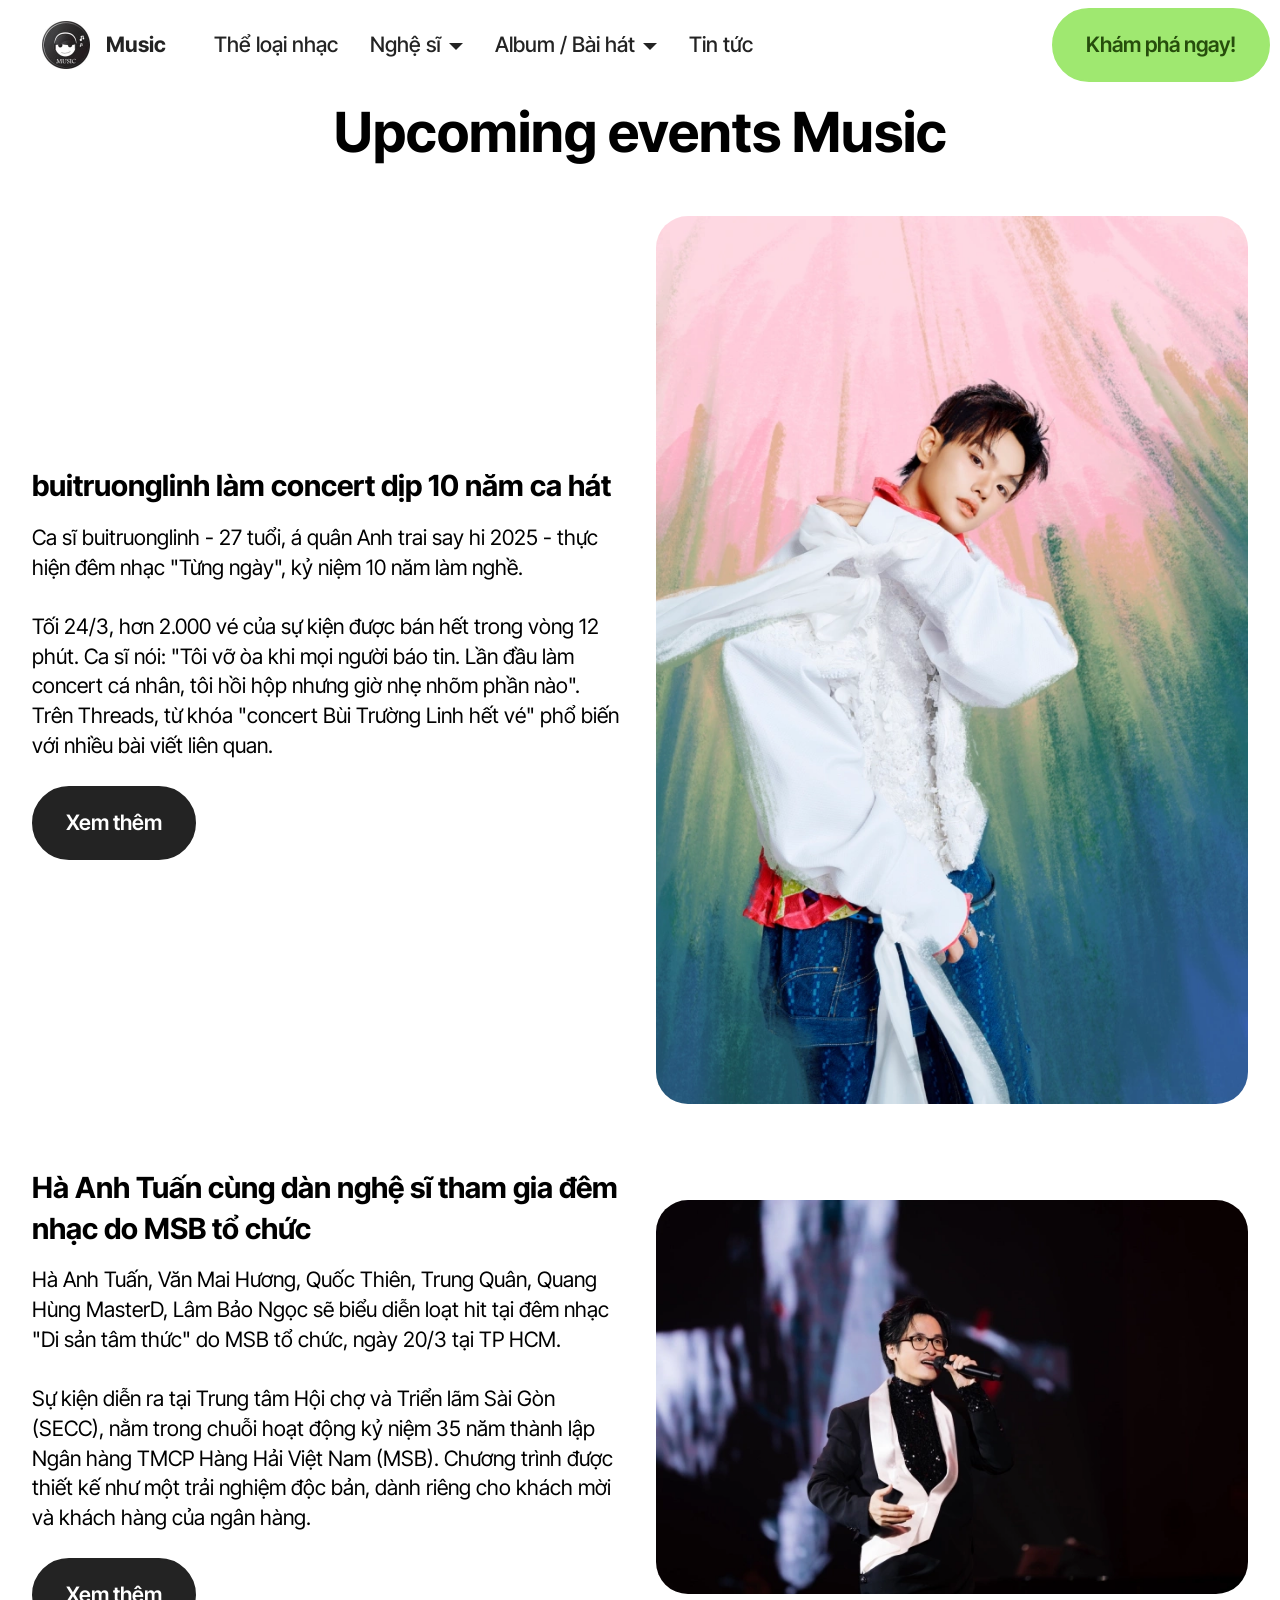
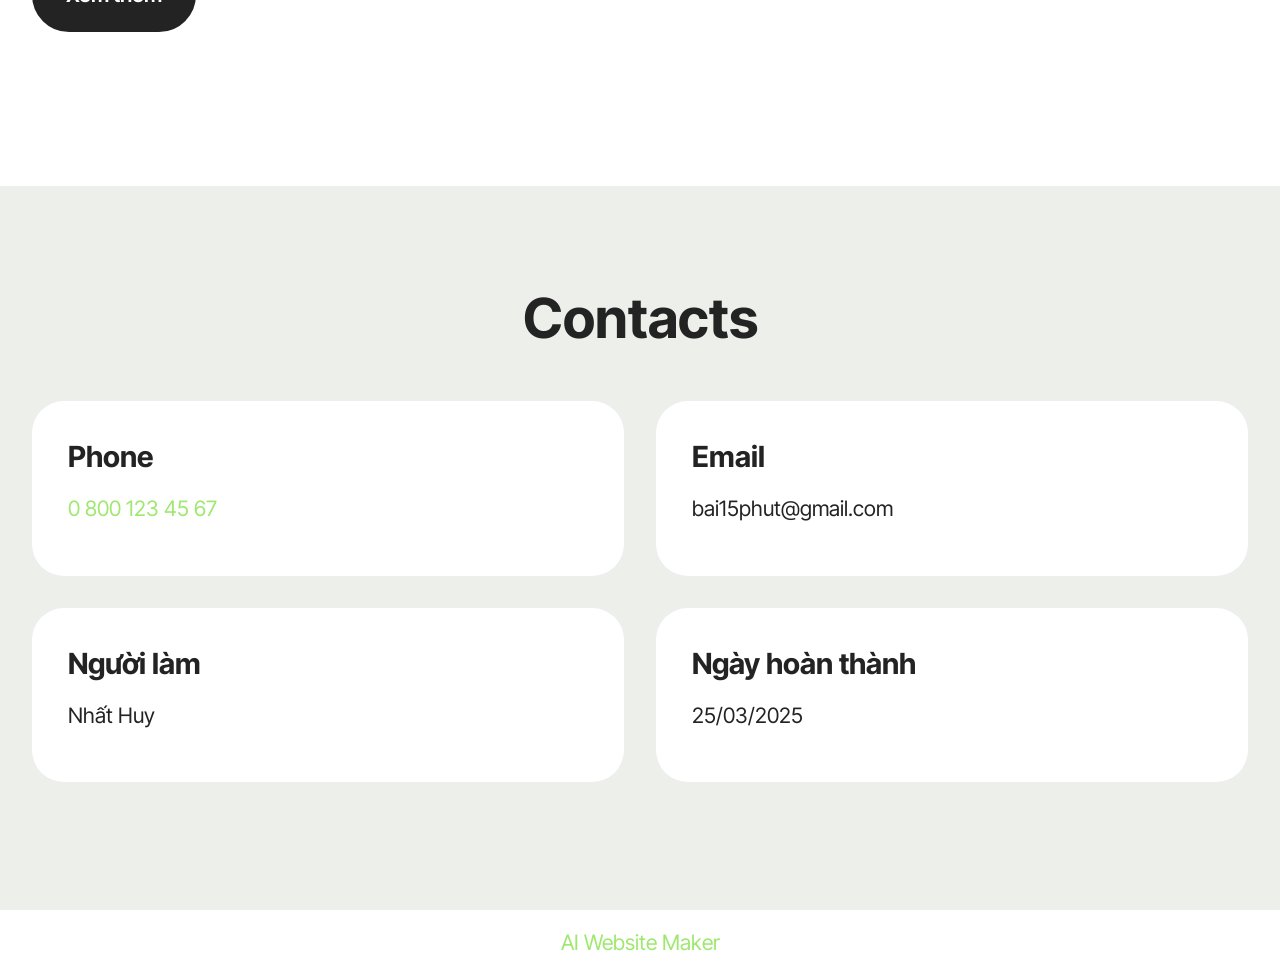
<file: page4.html>
<!DOCTYPE html>
<html  >
<head>
  <!-- Site made with Mobirise Website Builder v6.1.12, https://mobirise.com -->
  <meta charset="UTF-8">
  <meta http-equiv="X-UA-Compatible" content="IE=edge">
  <meta name="generator" content="Mobirise v6.1.12, mobirise.com">
  <meta name="viewport" content="width=device-width, initial-scale=1, minimum-scale=1">
  <link rel="shortcut icon" href="assets/images/download-96x96.jpg" type="image/x-icon">
  <meta name="description" content="">
  
  
  <title>Tin tức</title>
  <link rel="stylesheet" href="assets/web/assets/mobirise-icons2/mobirise2.css">
  <link rel="stylesheet" href="assets/bootstrap/css/bootstrap.min.css">
  <link rel="stylesheet" href="assets/dropdown/css/style.css">
  <link rel="stylesheet" href="assets/theme/css/style.css">
  <link rel="preload" href="https://fonts.googleapis.com/css?family=Inter+Tight:100,200,300,400,500,600,700,800,900,100i,200i,300i,400i,500i,600i,700i,800i,900i&display=swap" as="style" onload="this.onload=null;this.rel='stylesheet'">
  <noscript><link rel="stylesheet" href="https://fonts.googleapis.com/css?family=Inter+Tight:100,200,300,400,500,600,700,800,900,100i,200i,300i,400i,500i,600i,700i,800i,900i&display=swap"></noscript>
  <link rel="preload" as="style" href="assets/mobirise/css/mbr-additional.css?v=9UvxaN"><link rel="stylesheet" href="assets/mobirise/css/mbr-additional.css?v=9UvxaN" type="text/css">

  
  
  
</head>
<body>
  
  <section data-bs-version="5.1" class="menu menu6 cid-ven2xCtBEO" once="menu" id="menu06-j">
	

	<nav class="navbar navbar-dropdown opacityScroll navbar-fixed-top navbar-expand-lg">
		<div class="container">
			<div class="navbar-brand">
				<span class="navbar-logo">
					<a href="https://mobiri.se">
						<img src="assets/images/download-96x96.jpg" alt="Mobirise Website Builder" style="height: 3rem;">
					</a>
				</span>
				<span class="navbar-caption-wrap"><a class="navbar-caption text-black text-primary display-4" href="index.html">Music</a></span>
			</div>
			<button class="navbar-toggler" type="button" data-toggle="collapse" data-bs-toggle="collapse" data-target="#navbarSupportedContent" data-bs-target="#navbarSupportedContent" aria-controls="navbarNavAltMarkup" aria-expanded="false" aria-label="Toggle navigation">
				<div class="hamburger">
					<span></span>
					<span></span>
					<span></span>
					<span></span>
				</div>
			</button>
			<div class="collapse navbar-collapse opacityScroll" id="navbarSupportedContent">
				<ul class="navbar-nav nav-dropdown" data-app-modern-menu="true"><li class="nav-item">
						<a class="nav-link link text-black text-primary display-4" href="page1.html">Thể loại nhạc</a>
					</li>
					<li class="nav-item dropdown">
						<a class="nav-link link text-black dropdown-toggle display-4" href="https://mobiri.se" aria-expanded="false" data-toggle="dropdown-submenu" data-bs-toggle="dropdown" data-bs-auto-close="outside">Nghệ sĩ</a><div class="dropdown-menu" aria-labelledby="dropdown-745"><a class="text-black dropdown-item text-primary display-4" href="page2.html#features030-7">Sơn Tùng M-TP</a><a class="text-black show dropdown-item text-primary display-4" href="page2.html#features031-8">HIEUTHUHAI</a><a class="text-black show dropdown-item text-primary display-4" href="page2.html#features030-9">Charlie Puth</a><a class="text-black dropdown-item text-primary display-4" href="page2.html#features031-a">Black Pink</a></div>
					</li>
					<li class="nav-item dropdown">
						<a class="nav-link link text-black dropdown-toggle display-4" href="https://mobiri.se" data-toggle="dropdown-submenu" data-bs-toggle="dropdown" data-bs-auto-close="outside" aria-expanded="false">Album / Bài hát</a><div class="dropdown-menu" aria-labelledby="dropdown-764"><a class="text-black dropdown-item text-primary display-4" href="page3.html#article05-c">SKY TOUR</a><a class="text-black show dropdown-item text-primary display-4" href="page3.html#article05-d">ACPBĐTĐĐ</a><a class="text-black show dropdown-item text-primary display-4" href="page3.html#article05-e">VOICENOTES</a><a class="text-black show dropdown-item text-primary display-4" href="page3.html#article05-i">THE ALBUM</a></div>
					</li><li class="nav-item"><a class="nav-link link text-black text-primary display-4" href="page4.html">Tin tức</a></li></ul>
				
				<div class="navbar-buttons mbr-section-btn"><a class="btn btn-primary display-4" href="https://open.spotify.com/">Khám phá ngay!</a></div>
			</div>
		</div>
	</nav>
</section>

<section data-bs-version="5.1" class="news05 cid-veZBUy4gbf" id="news05-l">
  
  <div class="container">
    <div class="row justify-content-center">
      <div class="col-12 mb-5 content-head">
        <h3 class="mbr-section-title mbr-fonts-style align-center mb-0 display-2">
          <strong>Upcoming events Music</strong></h3>
        
      </div>
    </div>
    <div class="row justify-content-center item features-without-image mb-5 active">
      <div class="col-12 col-lg-6">
        <img class="w-100" src="assets/images/btl-1-1774410176-7961.webp" alt="Mobirise Website Builder">
      </div>
      <div class="col-12 col-lg item-wrapper">
        <h5 class="mbr-card-title mbr-fonts-style mt-3 mb-3 display-5"><strong>buitruonglinh làm concert dịp 10 năm ca hát</strong></h5>
        
        <p class="mbr-text mbr-fonts-style mt-0 mb-3 display-7">Ca sĩ buitruonglinh - 27 tuổi, á quân Anh trai say hi 2025 - thực hiện đêm nhạc "Từng ngày", kỷ niệm 10 năm làm nghề.
<br>
<br>Tối 24/3, hơn 2.000 vé của sự kiện được bán hết trong vòng 12 phút. Ca sĩ nói: "Tôi vỡ òa khi mọi người báo tin. Lần đầu làm concert cá nhân, tôi hồi hộp nhưng giờ nhẹ nhõm phần nào". Trên Threads, từ khóa "concert Bùi Trường Linh hết vé" phổ biến với nhiều bài viết liên quan.</p>
        <div class="mbr-section-btn"><a class="btn btn-black display-7" href="https://vnexpress.net/buitruonglinh-lam-concert-dip-10-nam-ca-hat-5054548.html">Xem thêm</a></div>
      </div>
    </div>
    <div class="row justify-content-center item features-without-image mb-5">
      <div class="col-12 col-lg-6">
        <img class="w-100" src="assets/images/hat-1773223708-1773223847-1699.webp" alt="Mobirise Website Builder" data-slide-to="2" data-bs-slide-to="2">
      </div>
      <div class="col-12 col-lg item-wrapper">
        <h5 class="mbr-card-title mbr-fonts-style mt-3 mb-3 display-5"><strong>Hà Anh Tuấn cùng dàn nghệ sĩ tham gia đêm nhạc do MSB tổ chức</strong></h5>
        
        <p class="mbr-text mbr-fonts-style mt-0 mb-3 display-7">Hà Anh Tuấn, Văn Mai Hương, Quốc Thiên, Trung Quân, Quang Hùng MasterD, Lâm Bảo Ngọc sẽ biểu diễn loạt hit tại đêm nhạc "Di sản tâm thức" do MSB tổ chức, ngày 20/3 tại TP HCM.
<br>
<br>Sự kiện diễn ra tại Trung tâm Hội chợ và Triển lãm Sài Gòn (SECC), nằm trong chuỗi hoạt động kỷ niệm 35 năm thành lập Ngân hàng TMCP Hàng Hải Việt Nam (MSB). Chương trình được thiết kế như một trải nghiệm độc bản, dành riêng cho khách mời và khách hàng của ngân hàng.</p>
        <div class="mbr-section-btn"><a class="btn btn-black display-7" href="https://vnexpress.net/ha-anh-tuan-cung-dan-nghe-si-tham-gia-dem-nhac-do-msb-to-chuc-5049283.html">Xem thêm</a></div>
      </div>
    </div>
  </div>
</section>

<section data-bs-version="5.1" class="contacts01 cid-veZFENARix" id="contacts01-m">
    

    
    
    <div class="container">
        <div class="row justify-content-center">
            <div class="col-12 content-head">
                <div class="mbr-section-head mb-5">
                    <h3 class="mbr-section-title mbr-fonts-style align-center mb-0 display-2">
                        <strong>Contacts</strong>
                    </h3>
                    
                </div>
            </div>
        </div>
        <div class="row">
            <div class="item features-without-image col-12 col-md-6 active">
                <div class="item-wrapper">
                    <div class="text-wrapper">
                        <h6 class="card-title mbr-fonts-style mb-3 display-5">
                            <strong>Phone</strong>
                        </h6>
                        <p class="mbr-text mbr-fonts-style display-7">
                            <a href="tel:+12345678910" class="text-primary">0 800 123 45 67</a>
                        </p>
                    </div>
                </div>
            </div>
            <div class="item features-without-image col-12 col-md-6">
                <div class="item-wrapper">
                    <div class="text-wrapper">
                        <h6 class="card-title mbr-fonts-style mb-3 display-5">
                            <strong>Email</strong>
                        </h6>
                        <p class="mbr-text mbr-fonts-style display-7">bai15phut@gmail.com</p>
                    </div>
                </div>
            </div>
            <div class="item features-without-image col-12 col-md-6">
                <div class="item-wrapper">
                    <div class="text-wrapper">
                        <h6 class="card-title mbr-fonts-style mb-3 display-5"><strong>Người làm</strong></h6>
                        <p class="mbr-text mbr-fonts-style display-7">Nhất Huy</p>
                    </div>
                </div>
            </div>
            <div class="item features-without-image col-12 col-md-6">
                <div class="item-wrapper">
                    <div class="text-wrapper">
                        <h6 class="card-title mbr-fonts-style mb-3 display-5"><strong>Ngày hoàn thành</strong></h6>
                        <p class="mbr-text mbr-fonts-style display-7">25/03/2025</p>
                    </div>
                </div>
            </div>
        </div>
    </div>
</section><section class="display-7" style="padding: 0;align-items: center;justify-content: center;flex-wrap: wrap;    align-content: center;display: flex;position: relative;height: 4rem;"><a href="https://mobiri.se/" style="flex: 1 1;height: 4rem;position: absolute;width: 100%;z-index: 1;"><img alt="" style="height: 4rem;" src="[data-uri]"></a><p style="margin: 0;text-align: center;" class="display-7">&#8204;</p><a style="z-index:1" href="https://mobirise.com/builder/ai-website-maker.html">AI Website Maker</a></section><script src="assets/bootstrap/js/bootstrap.bundle.min.js"></script>  <script src="assets/smoothscroll/smooth-scroll.js"></script>  <script src="assets/ytplayer/index.js"></script>  <script src="assets/dropdown/js/navbar-dropdown.js"></script>  <script src="assets/theme/js/script.js"></script>  
  
  
</body>
</html>
</file>
<file: assets/web/assets/mobirise-icons2/mobirise2.css>
@font-face {
  font-family: 'Moririse2';
  font-display: swap;
  src:  url('mobirise2.eot?f2bix4');
  src:  url('mobirise2.eot?f2bix4#iefix') format('embedded-opentype'),
    url('mobirise2.woff2?f2bix4') format('woff2'),
    url('mobirise2.woff?f2bix4') format('woff'),
    url('mobirise2.ttf?f2bix4') format('truetype'),
    url('mobirise2.svg?f2bix4#mobirise2') format('svg');
  font-weight: normal;
  font-style: normal;
}

[class^="mobi-"], [class*=" mobi-"] {
  /* use !important to prevent issues with browser extensions that change fonts */
  font-family: 'Moririse2' !important;
  speak: none;
  font-style: normal;
  font-weight: normal;
  font-variant: normal;
  text-transform: none;
  line-height: 1;

  /* Better Font Rendering =========== */
  -webkit-font-smoothing: antialiased;
  -moz-osx-font-smoothing: grayscale;
}

.mobi-mbri-add-submenu:before {
  content: "\e900";
}
.mobi-mbri-alert:before {
  content: "\e901";
}
.mobi-mbri-align-center:before {
  content: "\e902";
}
.mobi-mbri-align-justify:before {
  content: "\e903";
}
.mobi-mbri-align-left:before {
  content: "\e904";
}
.mobi-mbri-align-right:before {
  content: "\e905";
}
.mobi-mbri-android:before {
  content: "\e906";
}
.mobi-mbri-apple:before {
  content: "\e907";
}
.mobi-mbri-arrow-down:before {
  content: "\e908";
}
.mobi-mbri-arrow-next:before {
  content: "\e909";
}
.mobi-mbri-arrow-prev:before {
  content: "\e90a";
}
.mobi-mbri-arrow-up:before {
  content: "\e90b";
}
.mobi-mbri-bold:before {
  content: "\e90c";
}
.mobi-mbri-bookmark:before {
  content: "\e90d";
}
.mobi-mbri-bootstrap:before {
  content: "\e90e";
}
.mobi-mbri-briefcase:before {
  content: "\e90f";
}
.mobi-mbri-browse:before {
  content: "\e910";
}
.mobi-mbri-bulleted-list:before {
  content: "\e911";
}
.mobi-mbri-calendar:before {
  content: "\e912";
}
.mobi-mbri-camera:before {
  content: "\e913";
}
.mobi-mbri-cart-add:before {
  content: "\e914";
}
.mobi-mbri-cart-full:before {
  content: "\e915";
}
.mobi-mbri-cash:before {
  content: "\e916";
}
.mobi-mbri-change-style:before {
  content: "\e917";
}
.mobi-mbri-chat:before {
  content: "\e918";
}
.mobi-mbri-clock:before {
  content: "\e919";
}
.mobi-mbri-close:before {
  content: "\e91a";
}
.mobi-mbri-cloud:before {
  content: "\e91b";
}
.mobi-mbri-code:before {
  content: "\e91c";
}
.mobi-mbri-contact-form:before {
  content: "\e91d";
}
.mobi-mbri-credit-card:before {
  content: "\e91e";
}
.mobi-mbri-cursor-click:before {
  content: "\e91f";
}
.mobi-mbri-cust-feedback:before {
  content: "\e920";
}
.mobi-mbri-database:before {
  content: "\e921";
}
.mobi-mbri-delivery:before {
  content: "\e922";
}
.mobi-mbri-desktop:before {
  content: "\e923";
}
.mobi-mbri-devices:before {
  content: "\e924";
}
.mobi-mbri-down:before {
  content: "\e925";
}
.mobi-mbri-download-2:before {
  content: "\e926";
}
.mobi-mbri-download:before {
  content: "\e927";
}
.mobi-mbri-drag-n-drop-2:before {
  content: "\e928";
}
.mobi-mbri-drag-n-drop:before {
  content: "\e929";
}
.mobi-mbri-edit-2:before {
  content: "\e92a";
}
.mobi-mbri-edit:before {
  content: "\e92b";
}
.mobi-mbri-error:before {
  content: "\e92c";
}
.mobi-mbri-extension:before {
  content: "\e92d";
}
.mobi-mbri-features:before {
  content: "\e92e";
}
.mobi-mbri-file:before {
  content: "\e92f";
}
.mobi-mbri-flag:before {
  content: "\e930";
}
.mobi-mbri-folder:before {
  content: "\e931";
}
.mobi-mbri-gift:before {
  content: "\e932";
}
.mobi-mbri-github:before {
  content: "\e933";
}
.mobi-mbri-globe-2:before {
  content: "\e934";
}
.mobi-mbri-globe:before {
  content: "\e935";
}
.mobi-mbri-growing-chart:before {
  content: "\e936";
}
.mobi-mbri-hearth:before {
  content: "\e937";
}
.mobi-mbri-help:before {
  content: "\e938";
}
.mobi-mbri-home:before {
  content: "\e939";
}
.mobi-mbri-hot-cup:before {
  content: "\e93a";
}
.mobi-mbri-idea:before {
  content: "\e93b";
}
.mobi-mbri-image-gallery:before {
  content: "\e93c";
}
.mobi-mbri-image-slider:before {
  content: "\e93d";
}
.mobi-mbri-info:before {
  content: "\e93e";
}
.mobi-mbri-italic:before {
  content: "\e93f";
}
.mobi-mbri-key:before {
  content: "\e940";
}
.mobi-mbri-laptop:before {
  content: "\e941";
}
.mobi-mbri-layers:before {
  content: "\e942";
}
.mobi-mbri-left-right:before {
  content: "\e943";
}
.mobi-mbri-left:before {
  content: "\e944";
}
.mobi-mbri-letter:before {
  content: "\e945";
}
.mobi-mbri-like:before {
  content: "\e946";
}
.mobi-mbri-link:before {
  content: "\e947";
}
.mobi-mbri-lock:before {
  content: "\e948";
}
.mobi-mbri-login:before {
  content: "\e949";
}
.mobi-mbri-logout:before {
  content: "\e94a";
}
.mobi-mbri-magic-stick:before {
  content: "\e94b";
}
.mobi-mbri-map-pin:before {
  content: "\e94c";
}
.mobi-mbri-menu:before {
  content: "\e94d";
}
.mobi-mbri-mobile-2:before {
  content: "\e94e";
}
.mobi-mbri-mobile-horizontal:before {
  content: "\e94f";
}
.mobi-mbri-mobile:before {
  content: "\e950";
}
.mobi-mbri-mobirise:before {
  content: "\e951";
}
.mobi-mbri-more-horizontal:before {
  content: "\e952";
}
.mobi-mbri-more-vertical:before {
  content: "\e953";
}
.mobi-mbri-music:before {
  content: "\e954";
}
.mobi-mbri-new-file:before {
  content: "\e955";
}
.mobi-mbri-numbered-list:before {
  content: "\e956";
}
.mobi-mbri-opened-folder:before {
  content: "\e957";
}
.mobi-mbri-pages:before {
  content: "\e958";
}
.mobi-mbri-paper-plane:before {
  content: "\e959";
}
.mobi-mbri-paperclip:before {
  content: "\e95a";
}
.mobi-mbri-phone:before {
  content: "\e95b";
}
.mobi-mbri-photo:before {
  content: "\e95c";
}
.mobi-mbri-photos:before {
  content: "\e95d";
}
.mobi-mbri-pin:before {
  content: "\e95e";
}
.mobi-mbri-play:before {
  content: "\e95f";
}
.mobi-mbri-plus:before {
  content: "\e960";
}
.mobi-mbri-preview:before {
  content: "\e961";
}
.mobi-mbri-print:before {
  content: "\e962";
}
.mobi-mbri-protect:before {
  content: "\e963";
}
.mobi-mbri-question:before {
  content: "\e964";
}
.mobi-mbri-quote-left:before {
  content: "\e965";
}
.mobi-mbri-quote-right:before {
  content: "\e966";
}
.mobi-mbri-redo:before {
  content: "\e967";
}
.mobi-mbri-refresh:before {
  content: "\e968";
}
.mobi-mbri-responsive-2:before {
  content: "\e969";
}
.mobi-mbri-responsive:before {
  content: "\e96a";
}
.mobi-mbri-right:before {
  content: "\e96b";
}
.mobi-mbri-rocket:before {
  content: "\e96c";
}
.mobi-mbri-sad-face:before {
  content: "\e96d";
}
.mobi-mbri-sale:before {
  content: "\e96e";
}
.mobi-mbri-save:before {
  content: "\e96f";
}
.mobi-mbri-search:before {
  content: "\e970";
}
.mobi-mbri-setting-2:before {
  content: "\e971";
}
.mobi-mbri-setting-3:before {
  content: "\e972";
}
.mobi-mbri-setting:before {
  content: "\e973";
}
.mobi-mbri-share:before {
  content: "\e974";
}
.mobi-mbri-shopping-bag:before {
  content: "\e975";
}
.mobi-mbri-shopping-basket:before {
  content: "\e976";
}
.mobi-mbri-shopping-cart:before {
  content: "\e977";
}
.mobi-mbri-sites:before {
  content: "\e978";
}
.mobi-mbri-smile-face:before {
  content: "\e979";
}
.mobi-mbri-speed:before {
  content: "\e97a";
}
.mobi-mbri-star:before {
  content: "\e97b";
}
.mobi-mbri-success:before {
  content: "\e97c";
}
.mobi-mbri-sun:before {
  content: "\e97d";
}
.mobi-mbri-sun2:before {
  content: "\e97e";
}
.mobi-mbri-tablet-vertical:before {
  content: "\e97f";
}
.mobi-mbri-tablet:before {
  content: "\e980";
}
.mobi-mbri-target:before {
  content: "\e981";
}
.mobi-mbri-timer:before {
  content: "\e982";
}
.mobi-mbri-to-ftp:before {
  content: "\e983";
}
.mobi-mbri-to-local-drive:before {
  content: "\e984";
}
.mobi-mbri-touch-swipe:before {
  content: "\e985";
}
.mobi-mbri-touch:before {
  content: "\e986";
}
.mobi-mbri-trash:before {
  content: "\e987";
}
.mobi-mbri-underline:before {
  content: "\e988";
}
.mobi-mbri-undo:before {
  content: "\e989";
}
.mobi-mbri-unlink:before {
  content: "\e98a";
}
.mobi-mbri-unlock:before {
  content: "\e98b";
}
.mobi-mbri-up-down:before {
  content: "\e98c";
}
.mobi-mbri-up:before {
  content: "\e98d";
}
.mobi-mbri-update:before {
  content: "\e98e";
}
.mobi-mbri-upload-2:before {
  content: "\e98f";
}
.mobi-mbri-upload:before {
  content: "\e990";
}
.mobi-mbri-user-2:before {
  content: "\e991";
}
.mobi-mbri-user:before {
  content: "\e992";
}
.mobi-mbri-users:before {
  content: "\e993";
}
.mobi-mbri-video-play:before {
  content: "\e994";
}
.mobi-mbri-video:before {
  content: "\e995";
}
.mobi-mbri-watch:before {
  content: "\e996";
}
.mobi-mbri-website-theme-2:before {
  content: "\e997";
}
.mobi-mbri-website-theme:before {
  content: "\e998";
}
.mobi-mbri-wifi:before {
  content: "\e999";
}
.mobi-mbri-windows:before {
  content: "\e99a";
}
.mobi-mbri-zoom-in:before {
  content: "\e99b";
}
.mobi-mbri-zoom-out:before {
  content: "\e99c";
}
</file>
<file: assets/dropdown/css/style.css>
.navbar-dropdown {
  left: 0;
  padding: 0;
  position: absolute;
  right: 0;
  top: 0;
  transition: all 0.45s ease;
  z-index: 1030;
  background: #282828; }
  .navbar-dropdown .navbar-logo {
    margin-right: 0.8rem;
    transition: margin 0.3s ease-in-out;
    vertical-align: middle; }
    .navbar-dropdown .navbar-logo img {
      height: 3.125rem;
      transition: all 0.3s ease-in-out; }
    .navbar-dropdown .navbar-logo.mbr-iconfont {
      font-size: 3.125rem;
      line-height: 3.125rem; }
  .navbar-dropdown .navbar-caption {
    font-weight: 700;
    white-space: normal;
    vertical-align: -4px;
    line-height: 3.125rem !important; }
    .navbar-dropdown .navbar-caption, .navbar-dropdown .navbar-caption:hover {
      color: inherit;
      text-decoration: none; }
  .navbar-dropdown .mbr-iconfont + .navbar-caption {
    vertical-align: -1px; }
  .navbar-dropdown.navbar-fixed-top {
    position: fixed; }
  .navbar-dropdown .navbar-brand span {
    vertical-align: -4px; }
  .navbar-dropdown.bg-color.transparent {
    background: none; }
  .navbar-dropdown.navbar-short .navbar-brand {
    padding: 0.625rem 0; }
    .navbar-dropdown.navbar-short .navbar-brand span {
      vertical-align: -1px; }
  .navbar-dropdown.navbar-short .navbar-caption {
    line-height: 2.375rem !important;
    vertical-align: -2px; }
  .navbar-dropdown.navbar-short .navbar-logo {
    margin-right: 0.5rem; }
    .navbar-dropdown.navbar-short .navbar-logo img {
      height: 2.375rem; }
    .navbar-dropdown.navbar-short .navbar-logo.mbr-iconfont {
      font-size: 2.375rem;
      line-height: 2.375rem; }
  .navbar-dropdown.navbar-short .mbr-table-cell {
    height: 3.625rem; }
  .navbar-dropdown .navbar-close {
    left: 0.6875rem;
    position: fixed;
    top: 0.75rem;
    z-index: 1000; }
  .navbar-dropdown .hamburger-icon {
    content: "";
    display: inline-block;
    vertical-align: middle;
    width: 16px;
    -webkit-box-shadow: 0 -6px 0 1px #282828,0 0 0 1px #282828,0 6px 0 1px #282828;
    -moz-box-shadow: 0 -6px 0 1px #282828,0 0 0 1px #282828,0 6px 0 1px #282828;
    box-shadow: 0 -6px 0 1px #282828,0 0 0 1px #282828,0 6px 0 1px #282828; }

.dropdown-menu .dropdown-toggle[data-toggle="dropdown-submenu"]::after {
  border-bottom: 0.35em solid transparent;
  border-left: 0.35em solid;
  border-right: 0;
  border-top: 0.35em solid transparent;
  margin-left: 0.3rem; }

.dropdown-menu .dropdown-item:focus {
  outline: 0; }

.nav-dropdown {
  font-size: 0.75rem;
  font-weight: 500;
  height: auto !important; }
  .nav-dropdown .nav-btn {
    padding-left: 1rem; }
  .nav-dropdown .link {
    margin: .667em 1.667em;
    font-weight: 500;
    padding: 0;
    transition: color .2s ease-in-out; }
    .nav-dropdown .link.dropdown-toggle {
      margin-right: 2.583em; }
      .nav-dropdown .link.dropdown-toggle::after {
        margin-left: .25rem;
        border-top: 0.35em solid;
        border-right: 0.35em solid transparent;
        border-left: 0.35em solid transparent;
        border-bottom: 0; }
      .nav-dropdown .link.dropdown-toggle[aria-expanded="true"] {
        margin: 0;
        padding: 0.667em 3.263em  0.667em 1.667em; }
  .nav-dropdown .link::after,
  .nav-dropdown .dropdown-item::after {
    color: inherit; }
  .nav-dropdown .btn {
    font-size: 0.75rem;
    font-weight: 700;
    letter-spacing: 0;
    margin-bottom: 0;
    padding-left: 1.25rem;
    padding-right: 1.25rem; }
  .nav-dropdown .dropdown-menu {
    border-radius: 0;
    border: 0;
    left: 0;
    margin: 0;
    padding-bottom: 1.25rem;
    padding-top: 1.25rem;
    position: relative; }
  .nav-dropdown .dropdown-submenu {
    margin-left: 0.125rem;
    top: 0; }
  .nav-dropdown .dropdown-item {
    font-weight: 500;
    line-height: 2;
    padding: 0.3846em 4.615em 0.3846em 1.5385em;
    position: relative;
    transition: color .2s ease-in-out, background-color .2s ease-in-out; }
    .nav-dropdown .dropdown-item::after {
      margin-top: -0.3077em;
      position: absolute;
      right: 1.1538em;
      top: 50%; }
    .nav-dropdown .dropdown-item:focus, .nav-dropdown .dropdown-item:hover {
      background: none; }

@media (max-width: 767px) {
  .nav-dropdown.navbar-toggleable-sm {
    bottom: 0;
    display: none;
    left: 0;
    overflow-x: hidden;
    position: fixed;
    top: 0;
    transform: translateX(-100%);
    -ms-transform: translateX(-100%);
    -webkit-transform: translateX(-100%);
    width: 18.75rem;
    z-index: 999; } }
.nav-dropdown.navbar-toggleable-xl {
  bottom: 0;
  display: none;
  left: 0;
  overflow-x: hidden;
  position: fixed;
  top: 0;
  transform: translateX(-100%);
  -ms-transform: translateX(-100%);
  -webkit-transform: translateX(-100%);
  width: 18.75rem;
  z-index: 999; }

.nav-dropdown-sm {
  display: block !important;
  overflow-x: hidden;
  overflow: auto;
  padding-top: 3.875rem; }
  .nav-dropdown-sm::after {
    content: "";
    display: block;
    height: 3rem;
    width: 100%; }
  .nav-dropdown-sm.collapse.in ~ .navbar-close {
    display: block !important; }
  .nav-dropdown-sm.collapsing, .nav-dropdown-sm.collapse.in {
    transform: translateX(0);
    -ms-transform: translateX(0);
    -webkit-transform: translateX(0);
    transition: all 0.25s ease-out;
    -webkit-transition: all 0.25s ease-out;
    background: #282828; }
  .nav-dropdown-sm.collapsing[aria-expanded="false"] {
    transform: translateX(-100%);
    -ms-transform: translateX(-100%);
    -webkit-transform: translateX(-100%); }
  .nav-dropdown-sm .nav-item {
    display: block;
    margin-left: 0 !important;
    padding-left: 0; }
  .nav-dropdown-sm .link,
  .nav-dropdown-sm .dropdown-item {
    border-top: 1px dotted rgba(255, 255, 255, 0.1);
    font-size: 0.8125rem;
    line-height: 1.6;
    margin: 0 !important;
    padding: 0.875rem 2.4rem 0.875rem 1.5625rem !important;
    position: relative;
    white-space: normal; }
    .nav-dropdown-sm .link:focus, .nav-dropdown-sm .link:hover,
    .nav-dropdown-sm .dropdown-item:focus,
    .nav-dropdown-sm .dropdown-item:hover {
      background: rgba(0, 0, 0, 0.2) !important;
      color: #c0a375; }
  .nav-dropdown-sm .nav-btn {
    position: relative;
    padding: 1.5625rem 1.5625rem 0 1.5625rem; }
    .nav-dropdown-sm .nav-btn::before {
      border-top: 1px dotted rgba(255, 255, 255, 0.1);
      content: "";
      left: 0;
      position: absolute;
      top: 0;
      width: 100%; }
    .nav-dropdown-sm .nav-btn + .nav-btn {
      padding-top: 0.625rem; }
      .nav-dropdown-sm .nav-btn + .nav-btn::before {
        display: none; }
  .nav-dropdown-sm .btn {
    padding: 0.625rem 0; }
  .nav-dropdown-sm .dropdown-toggle[data-toggle="dropdown-submenu"]::after {
    margin-left: .25rem;
    border-top: 0.35em solid;
    border-right: 0.35em solid transparent;
    border-left: 0.35em solid transparent;
    border-bottom: 0; }
  .nav-dropdown-sm .dropdown-toggle[data-toggle="dropdown-submenu"][aria-expanded="true"]::after {
    border-top: 0;
    border-right: 0.35em solid transparent;
    border-left: 0.35em solid transparent;
    border-bottom: 0.35em solid; }
  .nav-dropdown-sm .dropdown-menu {
    margin: 0;
    padding: 0;
    position: relative;
    top: 0;
    left: 0;
    width: 100%;
    border: 0;
    float: none;
    border-radius: 0;
    background: none; }
  .nav-dropdown-sm .dropdown-submenu {
    left: 100%;
    margin-left: 0.125rem;
    margin-top: -1.25rem;
    top: 0; }

.navbar-toggleable-sm .nav-dropdown .dropdown-menu {
  position: absolute; }

.navbar-toggleable-sm .nav-dropdown .dropdown-submenu {
  left: 100%;
  margin-left: 0.125rem;
  margin-top: -1.25rem;
  top: 0; }

.navbar-toggleable-sm.opened .nav-dropdown .dropdown-menu {
  position: relative; }

.navbar-toggleable-sm.opened .nav-dropdown .dropdown-submenu {
  left: 0;
  margin-left: 00rem;
  margin-top: 0rem;
  top: 0; }

.is-builder .nav-dropdown.collapsing {
  transition: none !important; }
</file>
<file: assets/theme/css/style.css>
@charset "UTF-8";
section {
  background-color: #ffffff;
}

body {
  font-style: normal;
  line-height: 1.5;
  font-weight: 400;
  color: #232323;
  position: relative;
}

button {
  background-color: transparent;
  border-color: transparent;
}

.embla__button,
.carousel-control {
  background-color: #edefea !important;
  opacity: 0.8 !important;
  color: #464845 !important;
  border-color: #edefea !important;
}

.carousel .close,
.modalWindow .close {
  background-color: #edefea !important;
  color: #464845 !important;
  border-color: #edefea !important;
  opacity: 0.8 !important;
}

.carousel .close:hover,
.modalWindow .close:hover {
  opacity: 1 !important;
}

.carousel-indicators li {
  background-color: #edefea !important;
  border: 2px solid #464845 !important;
}

.carousel-indicators li:hover,
.carousel-indicators li:active {
  opacity: 0.8 !important;
}

.embla__button:hover,
.carousel-control:hover {
  background-color: #edefea !important;
  opacity: 1 !important;
}

.modalWindow-video-container {
  height: 80%;
}

section,
.container,
.container-fluid {
  position: relative;
  word-wrap: break-word;
}

a.mbr-iconfont:hover {
  text-decoration: none;
}

.article .lead p,
.article .lead ul,
.article .lead ol,
.article .lead pre,
.article .lead blockquote {
  margin-bottom: 0;
}

a {
  font-style: normal;
  font-weight: 400;
  cursor: pointer;
}
a, a:hover {
  text-decoration: none;
}

.mbr-section-title {
  font-style: normal;
  line-height: 1.3;
}

.mbr-section-subtitle {
  line-height: 1.3;
}

.mbr-text {
  font-style: normal;
  line-height: 1.7;
}

h1,
h2,
h3,
h4,
h5,
h6,
.display-1,
.display-2,
.display-4,
.display-5,
.display-7,
span,
p,
a {
  line-height: 1;
  word-break: break-word;
  word-wrap: break-word;
  font-weight: 400;
}

b,
strong {
  font-weight: bold;
}

input:-webkit-autofill, input:-webkit-autofill:hover, input:-webkit-autofill:focus, input:-webkit-autofill:active {
  transition-delay: 9999s;
  -webkit-transition-property: background-color, color;
  transition-property: background-color, color;
}

textarea[type=hidden] {
  display: none;
}

section {
  background-position: 50% 50%;
  background-repeat: no-repeat;
  background-size: cover;
}
section .mbr-background-video,
section .mbr-background-video-preview {
  position: absolute;
  bottom: 0;
  left: 0;
  right: 0;
  top: 0;
}

.hidden {
  visibility: hidden;
}

.mbr-z-index20 {
  z-index: 20;
}

/*! Base colors */
.mbr-white {
  color: #ffffff;
}

.mbr-black {
  color: #111111;
}

.mbr-bg-white {
  background-color: #ffffff;
}

.mbr-bg-black {
  background-color: #000000;
}

/*! Text-aligns */
.align-left {
  text-align: left;
}

.align-center {
  text-align: center;
}

.align-right {
  text-align: right;
}

/*! Font-weight  */
.mbr-light {
  font-weight: 300;
}

.mbr-regular {
  font-weight: 400;
}

.mbr-semibold {
  font-weight: 500;
}

.mbr-bold {
  font-weight: 700;
}

/*! Media  */
.media-content {
  flex-basis: 100%;
}

.media-container-row {
  display: flex;
  flex-direction: row;
  flex-wrap: wrap;
  justify-content: center;
  align-content: center;
  align-items: start;
}
.media-container-row .media-size-item {
  width: 400px;
}

.media-container-column {
  display: flex;
  flex-direction: column;
  flex-wrap: wrap;
  justify-content: center;
  align-content: center;
  align-items: stretch;
}
.media-container-column > * {
  width: 100%;
}

@media (min-width: 992px) {
  .media-container-row {
    flex-wrap: nowrap;
  }
}
figure {
  margin-bottom: 0;
  overflow: hidden;
}

figure[mbr-media-size] {
  transition: width 0.1s;
}

img,
iframe {
  display: block;
  width: 100%;
}

.card {
  background-color: transparent;
  border: none;
}

.card-box {
  width: 100%;
}

.card-img {
  text-align: center;
  flex-shrink: 0;
  -webkit-flex-shrink: 0;
}

.media {
  max-width: 100%;
  margin: 0 auto;
}

.mbr-figure {
  align-self: center;
}

.media-container > div {
  max-width: 100%;
}

.mbr-figure img,
.card-img img {
  width: 100%;
}

@media (max-width: 991px) {
  .media-size-item {
    width: auto !important;
  }
  .media {
    width: auto;
  }
  .mbr-figure {
    width: 100% !important;
  }
}
/*! Buttons */
.mbr-section-btn {
  margin-left: -0.6rem;
  margin-right: -0.6rem;
  font-size: 0;
}

.btn {
  font-weight: 600;
  border-width: 1px;
  font-style: normal;
  margin: 0.6rem 0.6rem;
  white-space: normal;
  transition: all 0.2s ease-in-out;
  display: inline-flex;
  align-items: center;
  justify-content: center;
  word-break: break-word;
}

.btn-sm {
  font-weight: 600;
  letter-spacing: 0px;
  transition: all 0.3s ease-in-out;
}

.btn-md {
  font-weight: 600;
  letter-spacing: 0px;
  transition: all 0.3s ease-in-out;
}

.btn-lg {
  font-weight: 600;
  letter-spacing: 0px;
  transition: all 0.3s ease-in-out;
}

.btn-form {
  margin: 0;
}
.btn-form:hover {
  cursor: pointer;
}

nav .mbr-section-btn {
  margin-left: 0rem;
  margin-right: 0rem;
}

/*! Btn icon margin */
.btn .mbr-iconfont,
.btn.btn-sm .mbr-iconfont {
  order: 1;
  cursor: pointer;
  margin-left: 0.5rem;
  vertical-align: sub;
}

.btn.btn-md .mbr-iconfont,
.btn.btn-md .mbr-iconfont {
  margin-left: 0.8rem;
}

.mbr-regular {
  font-weight: 400;
}

.mbr-semibold {
  font-weight: 500;
}

.mbr-bold {
  font-weight: 700;
}

[type=submit] {
  -webkit-appearance: none;
}

/*! Full-screen */
.mbr-fullscreen .mbr-overlay {
  min-height: 100vh;
}

.mbr-fullscreen {
  display: flex;
  display: -moz-flex;
  display: -ms-flex;
  display: -o-flex;
  align-items: center;
  min-height: 100vh;
  padding-top: 3rem;
  padding-bottom: 3rem;
}

/*! Map */
.map {
  height: 25rem;
  position: relative;
}
.map iframe {
  width: 100%;
  height: 100%;
}

/*! Scroll to top arrow */
.mbr-arrow-up {
  bottom: 25px;
  right: 90px;
  position: fixed;
  text-align: right;
  z-index: 5000;
  color: #ffffff;
  font-size: 22px;
}

.mbr-arrow-up a {
  background: rgba(0, 0, 0, 0.2);
  border-radius: 50%;
  color: #fff;
  display: inline-block;
  height: 60px;
  width: 60px;
  border: 2px solid #fff;
  outline-style: none !important;
  position: relative;
  text-decoration: none;
  transition: all 0.3s ease-in-out;
  cursor: pointer;
  text-align: center;
}
.mbr-arrow-up a:hover {
  background-color: rgba(0, 0, 0, 0.4);
}
.mbr-arrow-up a i {
  line-height: 60px;
}

.mbr-arrow-up-icon {
  display: block;
  color: #fff;
}

.mbr-arrow-up-icon::before {
  content: "›";
  display: inline-block;
  font-family: serif;
  font-size: 22px;
  line-height: 1;
  font-style: normal;
  position: relative;
  top: 6px;
  left: -4px;
  transform: rotate(-90deg);
}

/*! Arrow Down */
.mbr-arrow {
  position: absolute;
  bottom: 45px;
  left: 50%;
  width: 60px;
  height: 60px;
  cursor: pointer;
  background-color: rgba(80, 80, 80, 0.5);
  border-radius: 50%;
  transform: translateX(-50%);
}
@media (max-width: 767px) {
  .mbr-arrow {
    display: none;
  }
}
.mbr-arrow > a {
  display: inline-block;
  text-decoration: none;
  outline-style: none;
  animation: arrowdown 1.7s ease-in-out infinite;
  color: #ffffff;
}
.mbr-arrow > a > i {
  position: absolute;
  top: -2px;
  left: 15px;
  font-size: 2rem;
}

#scrollToTop a i::before {
  content: "";
  position: absolute;
  display: block;
  border-bottom: 2.5px solid #fff;
  border-left: 2.5px solid #fff;
  width: 27.8%;
  height: 27.8%;
  left: 50%;
  top: 51%;
  transform: translateY(-30%) translateX(-50%) rotate(135deg);
}

@keyframes arrowdown {
  0% {
    transform: translateY(0px);
  }
  50% {
    transform: translateY(-5px);
  }
  100% {
    transform: translateY(0px);
  }
}
@media (max-width: 500px) {
  .mbr-arrow-up {
    left: 0;
    right: 0;
    text-align: center;
  }
}
/*Gradients animation*/
@keyframes gradient-animation {
  from {
    background-position: 0% 100%;
    animation-timing-function: ease-in-out;
  }
  to {
    background-position: 100% 0%;
    animation-timing-function: ease-in-out;
  }
}
.bg-gradient {
  background-size: 200% 200%;
  animation: gradient-animation 5s infinite alternate;
  -webkit-animation: gradient-animation 5s infinite alternate;
}

.menu .navbar-brand {
  display: -webkit-flex;
}
.menu .navbar-brand span {
  display: flex;
  display: -webkit-flex;
}
.menu .navbar-brand .navbar-caption-wrap {
  display: -webkit-flex;
}
.menu .navbar-brand .navbar-logo img {
  display: -webkit-flex;
  width: auto;
}
@media (min-width: 768px) and (max-width: 991px) {
  .menu .navbar-toggleable-sm .navbar-nav {
    display: -ms-flexbox;
  }
}
@media (max-width: 991px) {
  .menu .navbar-collapse {
    max-height: 93.5vh;
  }
  .menu .navbar-collapse.show {
    overflow: auto;
  }
}
@media (min-width: 992px) {
  .menu .navbar-nav.nav-dropdown {
    display: -webkit-flex;
  }
  .menu .navbar-toggleable-sm .navbar-collapse {
    display: -webkit-flex !important;
  }
  .menu .collapsed .navbar-collapse {
    max-height: 93.5vh;
  }
  .menu .collapsed .navbar-collapse.show {
    overflow: auto;
  }
}
@media (max-width: 767px) {
  .menu .navbar-collapse {
    max-height: 80vh;
  }
}

.nav-link .mbr-iconfont {
  margin-right: 0.5rem;
}

.navbar {
  display: -webkit-flex;
  -webkit-flex-wrap: wrap;
  -webkit-align-items: center;
  -webkit-justify-content: space-between;
}

.navbar-collapse {
  -webkit-flex-basis: 100%;
  -webkit-flex-grow: 1;
  -webkit-align-items: center;
}

.nav-dropdown .link {
  padding: 0.667em 1.667em !important;
  margin: 0 !important;
}

.nav {
  display: -webkit-flex;
  -webkit-flex-wrap: wrap;
}

.row {
  display: -webkit-flex;
  -webkit-flex-wrap: wrap;
}

.justify-content-center {
  -webkit-justify-content: center;
}

.form-inline {
  display: -webkit-flex;
}

.card-wrapper {
  -webkit-flex: 1;
}

.carousel-control {
  z-index: 10;
  display: -webkit-flex;
}

.carousel-controls {
  display: -webkit-flex;
}

.media {
  display: -webkit-flex;
}

.form-group:focus {
  outline: none;
}

.jq-selectbox__select {
  padding: 7px 0;
  position: relative;
}

.jq-selectbox__dropdown {
  overflow: hidden;
  border-radius: 10px;
  position: absolute;
  top: 100%;
  left: 0 !important;
  width: 100% !important;
}

.jq-selectbox__trigger-arrow {
  right: 0;
  transform: translateY(-50%);
}

.jq-selectbox li {
  padding: 1.07em 0.5em;
}

input[type=range] {
  padding-left: 0 !important;
  padding-right: 0 !important;
}

.modal-dialog,
.modal-content {
  height: 100%;
}

.modal-dialog .carousel-inner {
  height: calc(100vh - 1.75rem);
}
@media (max-width: 575px) {
  .modal-dialog .carousel-inner {
    height: calc(100vh - 1rem);
  }
}

.carousel-item {
  text-align: center;
}

.carousel-item img {
  margin: auto;
}

.navbar-toggler {
  align-self: flex-start;
  padding: 0.25rem 0.75rem;
  font-size: 1.25rem;
  line-height: 1;
  background: transparent;
  border: 1px solid transparent;
  border-radius: 0.25rem;
}

.navbar-toggler:focus,
.navbar-toggler:hover {
  text-decoration: none;
  box-shadow: none;
}

.navbar-toggler-icon {
  display: inline-block;
  width: 1.5em;
  height: 1.5em;
  vertical-align: middle;
  content: "";
  background: no-repeat center center;
  background-size: 100% 100%;
}

.navbar-toggler-left {
  position: absolute;
  left: 1rem;
}

.navbar-toggler-right {
  position: absolute;
  right: 1rem;
}

.card-img {
  width: auto;
}

.menu .navbar.collapsed:not(.beta-menu) {
  flex-direction: column;
}

.carousel-item.active,
.carousel-item-next,
.carousel-item-prev {
  display: flex;
}

.note-air-layout .dropup .dropdown-menu,
.note-air-layout .navbar-fixed-bottom .dropdown .dropdown-menu {
  bottom: initial !important;
}

html,
body {
  height: auto;
  min-height: 100vh;
}

.dropup .dropdown-toggle::after {
  display: none;
}

.form-asterisk {
  font-family: initial;
  position: absolute;
  top: -2px;
  font-weight: normal;
}

.form-control-label {
  position: relative;
  cursor: pointer;
  margin-bottom: 0.357em;
  padding: 0;
}

.alert {
  color: #ffffff;
  border-radius: 0;
  border: 0;
  font-size: 1.1rem;
  line-height: 1.5;
  margin-bottom: 1.875rem;
  padding: 1.25rem;
  position: relative;
  text-align: center;
}
.alert.alert-form::after {
  background-color: inherit;
  bottom: -7px;
  content: "";
  display: block;
  height: 14px;
  left: 50%;
  margin-left: -7px;
  position: absolute;
  transform: rotate(45deg);
  width: 14px;
}

.form-control {
  background-color: #ffffff;
  background-clip: border-box;
  color: #232323;
  line-height: 1rem !important;
  height: auto;
  padding: 1.2rem 2rem;
  transition: border-color 0.25s ease 0s;
  border: 1px solid transparent !important;
  border-radius: 4px;
  box-shadow: rgba(0, 0, 0, 0.07) 0px 1px 1px 0px, rgba(0, 0, 0, 0.07) 0px 1px 3px 0px, rgba(0, 0, 0, 0.03) 0px 0px 0px 1px;
}
.form-active .form-control:invalid {
  border-color: red;
}

.row > * {
  padding-right: 1rem;
  padding-left: 1rem;
}

form .row {
  margin-left: -0.6rem;
  margin-right: -0.6rem;
}
form .row [class*=col] {
  padding-left: 0.6rem;
  padding-right: 0.6rem;
}

form .mbr-section-btn {
  padding-left: 0.6rem;
  padding-right: 0.6rem;
}

form .form-check-input {
  margin-top: 0.5;
}

textarea.form-control {
  line-height: 1.5rem !important;
}

.form-group {
  margin-bottom: 1.2rem;
}

.form-control,
form .btn {
  min-height: 48px;
}

.gdpr-block label span.textGDPR input[name=gdpr] {
  top: 7px;
}

.form-control:focus {
  box-shadow: none;
}

:focus {
  outline: none;
}

.mbr-overlay {
  background-color: #000;
  bottom: 0;
  left: 0;
  opacity: 0.5;
  position: absolute;
  right: 0;
  top: 0;
  z-index: 0;
  pointer-events: none;
}

blockquote {
  font-style: italic;
  padding: 3rem;
  font-size: 1.09rem;
  position: relative;
  border-left: 3px solid;
}

ul,
ol,
pre,
blockquote {
  margin-bottom: 2.3125rem;
}

.mt-4 {
  margin-top: 2rem !important;
}

.mb-4 {
  margin-bottom: 2rem !important;
}

.container,
.container-fluid {
  padding-left: 16px;
  padding-right: 16px;
}

.row {
  margin-left: -16px;
  margin-right: -16px;
}
.row > [class*=col] {
  padding-left: 16px;
  padding-right: 16px;
}

@media (min-width: 992px) {
  .container-fluid {
    padding-left: 32px;
    padding-right: 32px;
  }
}
@media (max-width: 991px) {
  .mbr-container {
    padding-left: 16px;
    padding-right: 16px;
  }
}
.app-video-wrapper > img {
  opacity: 1;
}

.app-video-wrapper {
  background: transparent;
}

.item {
  position: relative;
}

.dropdown-menu .dropdown-menu {
  left: 100%;
}

.dropdown-item + .dropdown-menu {
  display: none;
}

.dropdown-item:hover + .dropdown-menu,
.dropdown-menu:hover {
  display: block;
}

@media (min-aspect-ratio: 16/9) {
  .mbr-video-foreground {
    height: 300% !important;
    top: -100% !important;
  }
}
@media (max-aspect-ratio: 16/9) {
  .mbr-video-foreground {
    width: 300% !important;
    left: -100% !important;
  }
}.engine {
	position: absolute;
	text-indent: -2400px;
	text-align: center;
	padding: 0;
	top: 0;
	left: -2400px;
}
</file>
<file: assets/mobirise/css/mbr-additional.css>
.btn {
  border-width: 2px;
}
img,
.card-wrap,
.card-wrapper,
.video-wrapper,
.mbr-figure iframe,
.google-map iframe,
.slide-content,
.plan,
.card,
.item-wrapper,
.item-wrapper .mbr-overlay {
  border-radius: 2rem !important;
}
.video-wrapper {
  overflow: hidden;
}
body {
  font-family: Inter Tight;
}
.display-1 {
  font-family: 'Inter Tight', sans-serif;
  font-size: 5rem;
  line-height: 1;
}
.display-1 > .mbr-iconfont {
  font-size: 6.25rem;
}
.display-2 {
  font-family: 'Inter Tight', sans-serif;
  font-size: 4rem;
  line-height: 1;
}
.display-2 > .mbr-iconfont {
  font-size: 5rem;
}
.display-4 {
  font-family: 'Inter Tight', sans-serif;
  font-size: 1.4rem;
  line-height: 1.5;
}
.display-4 > .mbr-iconfont {
  font-size: 1.75rem;
}
.display-5 {
  font-family: 'Inter Tight', sans-serif;
  font-size: 2rem;
  line-height: 1.5;
}
.display-5 > .mbr-iconfont {
  font-size: 2.5rem;
}
.display-7 {
  font-family: 'Inter Tight', sans-serif;
  font-size: 1.4rem;
  line-height: 1.3;
}
.display-7 > .mbr-iconfont {
  font-size: 1.75rem;
}
/* ---- Fluid typography for mobile devices ---- */
/* 1.4 - font scale ratio ( bootstrap == 1.42857 ) */
/* 100vw - current viewport width */
/* (48 - 20)  48 == 48rem == 768px, 20 == 20rem == 320px(minimal supported viewport) */
/* 0.65 - min scale variable, may vary */
@media (max-width: 992px) {
  .display-1 {
    font-size: 4rem;
  }
}
@media (max-width: 768px) {
  .display-1 {
    font-size: 3.5rem;
    font-size: calc( 2.4rem + (5 - 2.4) * ((100vw - 20rem) / (48 - 20)));
    line-height: calc( 1.1 * (2.4rem + (5 - 2.4) * ((100vw - 20rem) / (48 - 20))));
  }
  .display-2 {
    font-size: 3.2rem;
    font-size: calc( 2.05rem + (4 - 2.05) * ((100vw - 20rem) / (48 - 20)));
    line-height: calc( 1.3 * (2.05rem + (4 - 2.05) * ((100vw - 20rem) / (48 - 20))));
  }
  .display-4 {
    font-size: 1.12rem;
    font-size: calc( 1.14rem + (1.4 - 1.14) * ((100vw - 20rem) / (48 - 20)));
    line-height: calc( 1.4 * (1.14rem + (1.4 - 1.14) * ((100vw - 20rem) / (48 - 20))));
  }
  .display-5 {
    font-size: 1.6rem;
    font-size: calc( 1.35rem + (2 - 1.35) * ((100vw - 20rem) / (48 - 20)));
    line-height: calc( 1.4 * (1.35rem + (2 - 1.35) * ((100vw - 20rem) / (48 - 20))));
  }
  .display-7 {
    font-size: 1.12rem;
    font-size: calc( 1.14rem + (1.4 - 1.14) * ((100vw - 20rem) / (48 - 20)));
    line-height: calc( 1.4 * (1.14rem + (1.4 - 1.14) * ((100vw - 20rem) / (48 - 20))));
  }
}
@media (min-width: 992px) and (max-width: 1400px) {
  .display-1 {
    font-size: 3.5rem;
    font-size: calc( 2.4rem + (5 - 2.4) * ((100vw - 62rem) / (87 - 62)));
    line-height: calc( 1.1 * (2.4rem + (5 - 2.4) * ((100vw - 62rem) / (87 - 62))));
  }
  .display-2 {
    font-size: 3.2rem;
    font-size: calc( 2.05rem + (4 - 2.05) * ((100vw - 62rem) / (87 - 62)));
    line-height: calc( 1.3 * (2.05rem + (4 - 2.05) * ((100vw - 62rem) / (87 - 62))));
  }
  .display-4 {
    font-size: 1.12rem;
    font-size: calc( 1.14rem + (1.4 - 1.14) * ((100vw - 62rem) / (87 - 62)));
    line-height: calc( 1.4 * (1.14rem + (1.4 - 1.14) * ((100vw - 62rem) / (87 - 62))));
  }
  .display-5 {
    font-size: 1.6rem;
    font-size: calc( 1.35rem + (2 - 1.35) * ((100vw - 62rem) / (87 - 62)));
    line-height: calc( 1.4 * (1.35rem + (2 - 1.35) * ((100vw - 62rem) / (87 - 62))));
  }
  .display-7 {
    font-size: 1.12rem;
    font-size: calc( 1.14rem + (1.4 - 1.14) * ((100vw - 62rem) / (87 - 62)));
    line-height: calc( 1.4 * (1.14rem + (1.4 - 1.14) * ((100vw - 62rem) / (87 - 62))));
  }
}
/* Buttons */
.btn {
  padding: 1.25rem 2rem;
  border-radius: 4px;
}
@media (max-width: 767px) {
  .btn {
    padding: 0.75rem 1.5rem;
  }
}
.btn-sm {
  padding: 0.6rem 1.2rem;
  border-radius: 4px;
}
.btn-md {
  padding: 0.6rem 1.2rem;
  border-radius: 4px;
}
.btn-lg {
  padding: 1.25rem 2rem;
  border-radius: 4px;
}
.bg-primary {
  background-color: #9fe870 !important;
}
.bg-success {
  background-color: #3a341c !important;
}
.bg-info {
  background-color: #320707 !important;
}
.bg-warning {
  background-color: #a0e2e1 !important;
}
.bg-danger {
  background-color: #ffea64 !important;
}
.btn-primary,
.btn-primary:active {
  background-color: #9fe870 !important;
  border-color: #9fe870 !important;
  color: #264d0c !important;
  box-shadow: none;
}
.btn-primary:hover,
.btn-primary:focus,
.btn-primary.focus,
.btn-primary.active {
  color: inherit;
  background-color: #bcef9c !important;
  border-color: #bcef9c !important;
  box-shadow: none;
}
.btn-primary.disabled,
.btn-primary:disabled {
  color: #264d0c !important;
  background-color: #bcef9c !important;
  border-color: #bcef9c !important;
}
.btn-secondary,
.btn-secondary:active {
  background-color: #ffd7ef !important;
  border-color: #ffd7ef !important;
  color: #d70081 !important;
  box-shadow: none;
}
.btn-secondary:hover,
.btn-secondary:focus,
.btn-secondary.focus,
.btn-secondary.active {
  color: inherit;
  background-color: #ffffff !important;
  border-color: #ffffff !important;
  box-shadow: none;
}
.btn-secondary.disabled,
.btn-secondary:disabled {
  color: #d70081 !important;
  background-color: #ffffff !important;
  border-color: #ffffff !important;
}
.btn-info,
.btn-info:active {
  background-color: #320707 !important;
  border-color: #320707 !important;
  color: #ffffff !important;
  box-shadow: none;
}
.btn-info:hover,
.btn-info:focus,
.btn-info.focus,
.btn-info.active {
  color: inherit;
  background-color: #5f0d0d !important;
  border-color: #5f0d0d !important;
  box-shadow: none;
}
.btn-info.disabled,
.btn-info:disabled {
  color: #ffffff !important;
  background-color: #5f0d0d !important;
  border-color: #5f0d0d !important;
}
.btn-success,
.btn-success:active {
  background-color: #3a341c !important;
  border-color: #3a341c !important;
  color: #ffffff !important;
  box-shadow: none;
}
.btn-success:hover,
.btn-success:focus,
.btn-success.focus,
.btn-success.active {
  color: inherit;
  background-color: #5c532d !important;
  border-color: #5c532d !important;
  box-shadow: none;
}
.btn-success.disabled,
.btn-success:disabled {
  color: #ffffff !important;
  background-color: #5c532d !important;
  border-color: #5c532d !important;
}
.btn-warning,
.btn-warning:active {
  background-color: #a0e2e1 !important;
  border-color: #a0e2e1 !important;
  color: #1f6463 !important;
  box-shadow: none;
}
.btn-warning:hover,
.btn-warning:focus,
.btn-warning.focus,
.btn-warning.active {
  color: inherit;
  background-color: #c7eeed !important;
  border-color: #c7eeed !important;
  box-shadow: none;
}
.btn-warning.disabled,
.btn-warning:disabled {
  color: #1f6463 !important;
  background-color: #c7eeed !important;
  border-color: #c7eeed !important;
}
.btn-danger,
.btn-danger:active {
  background-color: #ffea64 !important;
  border-color: #ffea64 !important;
  color: #645600 !important;
  box-shadow: none;
}
.btn-danger:hover,
.btn-danger:focus,
.btn-danger.focus,
.btn-danger.active {
  color: inherit;
  background-color: #fff197 !important;
  border-color: #fff197 !important;
  box-shadow: none;
}
.btn-danger.disabled,
.btn-danger:disabled {
  color: #645600 !important;
  background-color: #fff197 !important;
  border-color: #fff197 !important;
}
.btn-white,
.btn-white:active {
  background-color: #eff0ec !important;
  border-color: #eff0ec !important;
  color: #757b62 !important;
  box-shadow: none;
}
.btn-white:hover,
.btn-white:focus,
.btn-white.focus,
.btn-white.active {
  color: inherit;
  background-color: #ffffff !important;
  border-color: #ffffff !important;
  box-shadow: none;
}
.btn-white.disabled,
.btn-white:disabled {
  color: #757b62 !important;
  background-color: #ffffff !important;
  border-color: #ffffff !important;
}
.btn-black,
.btn-black:active {
  background-color: #232323 !important;
  border-color: #232323 !important;
  color: #ffffff !important;
  box-shadow: none;
}
.btn-black:hover,
.btn-black:focus,
.btn-black.focus,
.btn-black.active {
  color: inherit;
  background-color: #3d3d3d !important;
  border-color: #3d3d3d !important;
  box-shadow: none;
}
.btn-black.disabled,
.btn-black:disabled {
  color: #ffffff !important;
  background-color: #3d3d3d !important;
  border-color: #3d3d3d !important;
}
.btn-primary-outline,
.btn-primary-outline:active {
  background-color: transparent !important;
  border-color: #9fe870;
  color: #9fe870;
}
.btn-primary-outline:hover,
.btn-primary-outline:focus,
.btn-primary-outline.focus,
.btn-primary-outline.active {
  color: #6ddc25 !important;
  background-color: transparent !important;
  border-color: #6ddc25 !important;
  box-shadow: none !important;
}
.btn-primary-outline.disabled,
.btn-primary-outline:disabled {
  color: #264d0c !important;
  background-color: #9fe870 !important;
  border-color: #9fe870 !important;
}
.btn-secondary-outline,
.btn-secondary-outline:active {
  background-color: transparent !important;
  border-color: #ffd7ef;
  color: #ffd7ef;
}
.btn-secondary-outline:hover,
.btn-secondary-outline:focus,
.btn-secondary-outline.focus,
.btn-secondary-outline.active {
  color: #ff80cc !important;
  background-color: transparent !important;
  border-color: #ff80cc !important;
  box-shadow: none !important;
}
.btn-secondary-outline.disabled,
.btn-secondary-outline:disabled {
  color: #d70081 !important;
  background-color: #ffd7ef !important;
  border-color: #ffd7ef !important;
}
.btn-info-outline,
.btn-info-outline:active {
  background-color: transparent !important;
  border-color: #320707;
  color: #320707;
}
.btn-info-outline:hover,
.btn-info-outline:focus,
.btn-info-outline.focus,
.btn-info-outline.active {
  color: #000000 !important;
  background-color: transparent !important;
  border-color: #000000 !important;
  box-shadow: none !important;
}
.btn-info-outline.disabled,
.btn-info-outline:disabled {
  color: #ffffff !important;
  background-color: #320707 !important;
  border-color: #320707 !important;
}
.btn-success-outline,
.btn-success-outline:active {
  background-color: transparent !important;
  border-color: #3a341c;
  color: #3a341c;
}
.btn-success-outline:hover,
.btn-success-outline:focus,
.btn-success-outline.focus,
.btn-success-outline.active {
  color: #000000 !important;
  background-color: transparent !important;
  border-color: #000000 !important;
  box-shadow: none !important;
}
.btn-success-outline.disabled,
.btn-success-outline:disabled {
  color: #ffffff !important;
  background-color: #3a341c !important;
  border-color: #3a341c !important;
}
.btn-warning-outline,
.btn-warning-outline:active {
  background-color: transparent !important;
  border-color: #a0e2e1;
  color: #a0e2e1;
}
.btn-warning-outline:hover,
.btn-warning-outline:focus,
.btn-warning-outline.focus,
.btn-warning-outline.active {
  color: #5ececc !important;
  background-color: transparent !important;
  border-color: #5ececc !important;
  box-shadow: none !important;
}
.btn-warning-outline.disabled,
.btn-warning-outline:disabled {
  color: #1f6463 !important;
  background-color: #a0e2e1 !important;
  border-color: #a0e2e1 !important;
}
.btn-danger-outline,
.btn-danger-outline:active {
  background-color: transparent !important;
  border-color: #ffea64;
  color: #ffea64;
}
.btn-danger-outline:hover,
.btn-danger-outline:focus,
.btn-danger-outline.focus,
.btn-danger-outline.active {
  color: #ffde0d !important;
  background-color: transparent !important;
  border-color: #ffde0d !important;
  box-shadow: none !important;
}
.btn-danger-outline.disabled,
.btn-danger-outline:disabled {
  color: #645600 !important;
  background-color: #ffea64 !important;
  border-color: #ffea64 !important;
}
.btn-black-outline,
.btn-black-outline:active {
  background-color: transparent !important;
  border-color: #232323;
  color: #232323;
}
.btn-black-outline:hover,
.btn-black-outline:focus,
.btn-black-outline.focus,
.btn-black-outline.active {
  color: #000000 !important;
  background-color: transparent !important;
  border-color: #000000 !important;
  box-shadow: none !important;
}
.btn-black-outline.disabled,
.btn-black-outline:disabled {
  color: #ffffff !important;
  background-color: #232323 !important;
  border-color: #232323 !important;
}
.btn-white-outline,
.btn-white-outline:active {
  background-color: transparent !important;
  border-color: #fafafa;
  color: #fafafa;
}
.btn-white-outline:hover,
.btn-white-outline:focus,
.btn-white-outline.focus,
.btn-white-outline.active {
  color: #cfcfcf !important;
  background-color: transparent !important;
  border-color: #cfcfcf !important;
  box-shadow: none !important;
}
.btn-white-outline.disabled,
.btn-white-outline:disabled {
  color: #7a7a7a !important;
  background-color: #fafafa !important;
  border-color: #fafafa !important;
}
.text-primary {
  color: #9fe870 !important;
}
.text-secondary {
  color: #ffd7ef !important;
}
.text-success {
  color: #3a341c !important;
}
.text-info {
  color: #320707 !important;
}
.text-warning {
  color: #a0e2e1 !important;
}
.text-danger {
  color: #ffea64 !important;
}
.text-white {
  color: #fafafa !important;
}
.text-black {
  color: #232323 !important;
}
a.text-primary:hover,
a.text-primary:focus,
a.text-primary.active {
  color: #66d022 !important;
}
a.text-secondary:hover,
a.text-secondary:focus,
a.text-secondary.active {
  color: #ff71c6 !important;
}
a.text-success:hover,
a.text-success:focus,
a.text-success.active {
  color: #000000 !important;
}
a.text-info:hover,
a.text-info:focus,
a.text-info.active {
  color: #000000 !important;
}
a.text-warning:hover,
a.text-warning:focus,
a.text-warning.active {
  color: #52cac8 !important;
}
a.text-danger:hover,
a.text-danger:focus,
a.text-danger.active {
  color: #fddb00 !important;
}
a.text-white:hover,
a.text-white:focus,
a.text-white.active {
  color: #c7c7c7 !important;
}
a.text-black:hover,
a.text-black:focus,
a.text-black.active {
  color: #000000 !important;
}
a[class*="text-"]:not(.nav-link):not(.dropdown-item):not([role]):not(.navbar-caption) {
  position: relative;
  background-image: transparent;
  background-size: 10000px 2px;
  background-repeat: no-repeat;
  background-position: 0px 1.2em;
  background-position: -10000px 1.2em;
}
a[class*="text-"]:not(.nav-link):not(.dropdown-item):not([role]):not(.navbar-caption):hover {
  transition: background-position 2s ease-in-out;
  background-image: linear-gradient(currentColor 50%, currentColor 50%);
  background-position: 0px 1.2em;
}
.nav-tabs .nav-link.active {
  color: #9fe870;
}
.nav-tabs .nav-link:not(.active) {
  color: #232323;
}
.alert-success {
  background-color: #70c770;
}
.alert-info {
  background-color: #320707;
}
.alert-warning {
  background-color: #a0e2e1;
}
.alert-danger {
  background-color: #ffea64;
}
.mbr-section-btn .btn:not(.btn-form) {
  border-radius: 100px;
}
.mbr-gallery-filter li a {
  border-radius: 100px !important;
}
.mbr-gallery-filter li.active .btn {
  background-color: #9fe870;
  border-color: #9fe870;
  color: #306310;
}
.mbr-gallery-filter li.active .btn:focus {
  box-shadow: none;
}
.nav-tabs .nav-link {
  border-radius: 100px !important;
}
a,
a:hover {
  color: #9fe870;
}
.mbr-plan-header.bg-primary .mbr-plan-subtitle,
.mbr-plan-header.bg-primary .mbr-plan-price-desc {
  color: #ffffff;
}
.mbr-plan-header.bg-success .mbr-plan-subtitle,
.mbr-plan-header.bg-success .mbr-plan-price-desc {
  color: #c0b27c;
}
.mbr-plan-header.bg-info .mbr-plan-subtitle,
.mbr-plan-header.bg-info .mbr-plan-price-desc {
  color: #f3abab;
}
.mbr-plan-header.bg-warning .mbr-plan-subtitle,
.mbr-plan-header.bg-warning .mbr-plan-price-desc {
  color: #ffffff;
}
.mbr-plan-header.bg-danger .mbr-plan-subtitle,
.mbr-plan-header.bg-danger .mbr-plan-price-desc {
  color: #ffffff;
}
/* Scroll to top button*/
.scrollToTop_wraper {
  display: none;
}
.form-control {
  font-family: 'Inter Tight', sans-serif;
  font-size: 1.4rem;
  line-height: 1.3;
  font-weight: 400;
  border-radius: 40px !important;
}
.form-control > .mbr-iconfont {
  font-size: 1.75rem;
}
.form-control:hover,
.form-control:focus {
  box-shadow: rgba(0, 0, 0, 0.07) 0px 1px 1px 0px, rgba(0, 0, 0, 0.07) 0px 1px 3px 0px, rgba(0, 0, 0, 0.03) 0px 0px 0px 1px;
  border-color: #9fe870 !important;
}
.form-control:-webkit-input-placeholder {
  font-family: 'Inter Tight', sans-serif;
  font-size: 1.4rem;
  line-height: 1.3;
  font-weight: 400;
}
.form-control:-webkit-input-placeholder > .mbr-iconfont {
  font-size: 1.75rem;
}
blockquote {
  border-color: #9fe870;
}
/* Forms */
.mbr-form .input-group-btn .btn {
  border-radius: 100px !important;
}
.mbr-form .input-group-btn .btn:hover {
  box-shadow: 0 10px 40px 0 rgba(0, 0, 0, 0.2);
}
.mbr-form .input-group-btn button[type="submit"] {
  border-radius: 100px !important;
  padding: 1rem 3rem;
}
.mbr-form .input-group-btn button[type="submit"]:hover {
  box-shadow: 0 10px 40px 0 rgba(0, 0, 0, 0.2);
}
.jq-selectbox li:hover,
.jq-selectbox li.selected {
  background-color: #9fe870;
  color: #000000;
}
.jq-number__spin {
  transition: 0.25s ease;
}
.jq-number__spin:hover {
  border-color: #9fe870;
}
.jq-selectbox .jq-selectbox__trigger-arrow,
.jq-number__spin.minus:after,
.jq-number__spin.plus:after {
  transition: 0.4s;
  border-top-color: #232323;
  border-bottom-color: #232323;
}
.jq-selectbox:hover .jq-selectbox__trigger-arrow,
.jq-number__spin.minus:hover:after,
.jq-number__spin.plus:hover:after {
  border-top-color: #9fe870;
  border-bottom-color: #9fe870;
}
.xdsoft_datetimepicker .xdsoft_calendar td.xdsoft_default,
.xdsoft_datetimepicker .xdsoft_calendar td.xdsoft_current,
.xdsoft_datetimepicker .xdsoft_timepicker .xdsoft_time_box > div > div.xdsoft_current {
  color: #000000 !important;
  background-color: #9fe870 !important;
  box-shadow: none !important;
}
.xdsoft_datetimepicker .xdsoft_calendar td:hover,
.xdsoft_datetimepicker .xdsoft_timepicker .xdsoft_time_box > div > div:hover {
  color: #000000 !important;
  background: #ffd7ef !important;
  box-shadow: none !important;
}
.lazy-bg {
  background-image: none !important;
}
.lazy-placeholder:not(section),
.lazy-none {
  display: block;
  position: relative;
  padding-bottom: 56.25%;
  width: 100%;
  height: auto;
}
iframe.lazy-placeholder,
.lazy-placeholder:after {
  content: '';
  position: absolute;
  width: 200px;
  height: 200px;
  background: transparent no-repeat center;
  background-size: contain;
  top: 50%;
  left: 50%;
  transform: translateX(-50%) translateY(-50%);
  background-image: url("data:image/svg+xml;charset=UTF-8,%3csvg width='32' height='32' viewBox='0 0 64 64' xmlns='http://www.w3.org/2000/svg' stroke='%239fe870' %3e%3cg fill='none' fill-rule='evenodd'%3e%3cg transform='translate(16 16)' stroke-width='2'%3e%3ccircle stroke-opacity='.5' cx='16' cy='16' r='16'/%3e%3cpath d='M32 16c0-9.94-8.06-16-16-16'%3e%3canimateTransform attributeName='transform' type='rotate' from='0 16 16' to='360 16 16' dur='1s' repeatCount='indefinite'/%3e%3c/path%3e%3c/g%3e%3c/g%3e%3c/svg%3e");
}
section.lazy-placeholder:after {
  opacity: 0.5;
}
body {
  overflow-x: hidden;
}
a {
  transition: color 0.6s;
}
@media (max-width: 1400px) {
  .container {
    max-width: 100%;
  }
}
@media (max-width: 1400px) and (min-width: 768px) {
  .container {
    padding-left: 32px;
    padding-right: 32px;
  }
}
@media (max-width: 1400px) and (min-width: 768px) {
  .container-fluid {
    padding-left: 32px;
    padding-right: 32px;
  }
}
@media (max-width: 767px) {
  .container-fluid {
    padding-left: 16px;
    padding-right: 16px;
  }
}
*:focus-visible {
  outline: red solid 2px !important;
  outline-offset: 2px !important;
  transition: outline 0.2s ease-in-out;
}
.cid-ven2xCtBEO {
  z-index: 1000;
  width: 100%;
  position: relative;
}
.cid-ven2xCtBEO .dropdown-item:before {
  font-family: Moririse2 !important;
  content: "\e966";
  display: inline-block;
  width: 0;
  position: absolute;
  left: 1rem;
  top: 0.5rem;
  margin-right: 0.5rem;
  line-height: 1;
  font-size: inherit;
  vertical-align: middle;
  text-align: center;
  overflow: hidden;
  transform: scale(0, 1);
  transition: all 0.25s ease-in-out;
}
@media (max-width: 767px) {
  .cid-ven2xCtBEO .navbar-toggler {
    transform: scale(0.8);
  }
}
.cid-ven2xCtBEO .navbar-brand {
  flex-shrink: 0;
  align-items: center;
  margin-right: 0;
  padding: 10px 0;
  transition: all 0.3s;
  word-break: break-word;
  z-index: 1;
}
.cid-ven2xCtBEO .navbar-brand img {
  max-width: 100%;
  max-height: 100%;
  border-radius: 0px !important;
}
.cid-ven2xCtBEO .navbar-brand .navbar-caption {
  line-height: inherit !important;
}
.cid-ven2xCtBEO .navbar-brand .navbar-logo a {
  outline: none;
}
.cid-ven2xCtBEO .navbar-nav {
  margin: auto;
  margin-left: 0;
}
.cid-ven2xCtBEO .navbar-nav .nav-item {
  padding: 0 !important;
  transition: 0.3s all !important;
}
.cid-ven2xCtBEO .navbar-nav .nav-item .nav-link {
  padding: 16px !important;
  margin: 0 !important;
  border-radius: 1rem !important;
  transition: 0.3s all !important;
}
.cid-ven2xCtBEO .navbar-nav .nav-item .nav-link:hover {
  background-color: rgba(27, 31, 10, 0.06);
}
.cid-ven2xCtBEO .navbar-nav .open .nav-link::after {
  transform: rotate(180deg);
}
@media (min-width: 992px) {
  .cid-ven2xCtBEO .navbar-nav .open .nav-link::before {
    content: "";
    width: 100%;
    height: 20px;
    top: 100%;
    background: transparent;
    position: absolute;
  }
}
.cid-ven2xCtBEO .navbar-nav .dropdown-item {
  padding: 12px !important;
  border-radius: 0.5rem !important;
  margin: 0 8px !important;
  transition: 0.3s all !important;
}
.cid-ven2xCtBEO .navbar-nav .dropdown-item:hover {
  background-color: rgba(27, 31, 10, 0.06);
}
@media (min-width: 992px) {
  .cid-ven2xCtBEO .navbar-nav {
    padding-left: 1.5rem;
  }
}
.cid-ven2xCtBEO .nav-link {
  width: fit-content;
  position: relative;
}
.cid-ven2xCtBEO .navbar-logo {
  padding-left: 2rem;
  margin: 0 !important;
}
@media (max-width: 767px) {
  .cid-ven2xCtBEO .navbar-logo {
    padding-left: 1rem;
  }
}
.cid-ven2xCtBEO .navbar-caption {
  padding-left: 1rem;
  padding-right: 0.5rem;
}
@media (max-width: 767px) {
  .cid-ven2xCtBEO .nav-dropdown {
    padding-bottom: 0.5rem;
  }
}
.cid-ven2xCtBEO .nav-dropdown .link.dropdown-toggle::after {
  margin-left: 0.5rem;
  margin-top: 0.2rem;
  transition: 0.3s all;
}
.cid-ven2xCtBEO .container {
  display: flex;
  height: 90px;
  padding: 0.5rem 0.6rem;
  flex-wrap: nowrap;
  left: 0;
  right: 0;
  -webkit-box-pack: justify;
  -ms-flex-pack: justify;
  justify-content: flex-end;
  -webkit-box-align: center;
  -webkit-align-items: center;
  -ms-flex-align: center;
  align-items: center;
  border-radius: 100vw;
}
@media (max-width: 992px) {
  .cid-ven2xCtBEO .container {
    padding-right: 2rem;
  }
}
@media (max-width: 767px) {
  .cid-ven2xCtBEO .container {
    width: 95%;
    height: 56px !important;
    padding-right: 1rem;
    margin-top: 0rem;
  }
}
.cid-ven2xCtBEO .iconfont-wrapper {
  color: #000000 !important;
  font-size: 1.5rem;
  padding-right: 0.5rem;
}
.cid-ven2xCtBEO .dropdown-menu {
  flex-wrap: wrap;
  flex-direction: column;
  max-width: 100%;
  padding: 12px 4px !important;
  border-radius: 1.5rem;
  transition: 0.3s all !important;
  min-width: auto;
  background: #ffffff;
}
.cid-ven2xCtBEO .nav-item:focus,
.cid-ven2xCtBEO .nav-link:focus {
  outline: none;
}
.cid-ven2xCtBEO .dropdown .dropdown-menu .dropdown-item {
  width: auto;
  transition: all 0.25s ease-in-out;
}
.cid-ven2xCtBEO .dropdown .dropdown-menu .dropdown-item::after {
  right: 0.5rem;
}
.cid-ven2xCtBEO .dropdown .dropdown-menu .dropdown-item .mbr-iconfont {
  margin-right: 0.5rem;
  vertical-align: sub;
}
.cid-ven2xCtBEO .dropdown .dropdown-menu .dropdown-item .mbr-iconfont:before {
  display: inline-block;
  transform: scale(1, 1);
  transition: all 0.25s ease-in-out;
}
.cid-ven2xCtBEO .collapsed .dropdown-menu .dropdown-item:before {
  display: none;
}
.cid-ven2xCtBEO .collapsed .dropdown .dropdown-menu .dropdown-item {
  padding: 0.235em 1.5em 0.235em 1.5em !important;
  transition: none;
  margin: 0 !important;
}
.cid-ven2xCtBEO .navbar {
  min-height: 90px;
  transition: all 0.3s;
  border-bottom: 1px solid transparent;
  background: transparent !important;
  padding: 0 !important;
  border: none !important;
  box-shadow: none !important;
  border-radius: 0 !important;
}
.cid-ven2xCtBEO .navbar.opened {
  transition: all 0.25s;
}
.cid-ven2xCtBEO .navbar .dropdown-item {
  padding: 0.5rem 1.8rem;
}
.cid-ven2xCtBEO .navbar .navbar-logo img {
  width: auto;
}
.cid-ven2xCtBEO .navbar .navbar-collapse {
  z-index: 1;
  justify-content: flex-end;
}
.cid-ven2xCtBEO .navbar.collapsed {
  justify-content: center;
}
.cid-ven2xCtBEO .navbar.collapsed .nav-item .nav-link::before {
  display: none;
}
.cid-ven2xCtBEO .navbar.collapsed.opened .dropdown-menu {
  top: 0;
}
@media (min-width: 992px) {
  .cid-ven2xCtBEO .navbar.collapsed.opened:not(.navbar-short) .navbar-collapse {
    max-height: calc(98.5vh - 3rem);
  }
}
.cid-ven2xCtBEO .navbar.collapsed .dropdown-menu .dropdown-submenu {
  left: 0 !important;
}
.cid-ven2xCtBEO .navbar.collapsed .dropdown-menu .dropdown-item:after {
  right: auto;
}
.cid-ven2xCtBEO .navbar.collapsed .dropdown-menu .dropdown-toggle[data-toggle="dropdown-submenu"]:after {
  margin-left: 0.5rem;
  margin-top: 0.2rem;
  border-top: 0.35em solid;
  border-right: 0.35em solid transparent;
  border-left: 0.35em solid transparent;
  border-bottom: 0;
  top: 41%;
}
.cid-ven2xCtBEO .navbar.collapsed ul.navbar-nav li {
  margin: auto;
}
.cid-ven2xCtBEO .navbar.collapsed .dropdown-menu .dropdown-item {
  padding: 0.25rem 1.5rem;
  text-align: center;
}
.cid-ven2xCtBEO .navbar.collapsed .icons-menu {
  padding-left: 0;
  padding-right: 0;
  padding-top: 0.5rem;
  padding-bottom: 0.5rem;
}
@media (max-width: 767px) {
  .cid-ven2xCtBEO .navbar {
    min-height: 72px;
  }
  .cid-ven2xCtBEO .navbar .navbar-logo img {
    height: 2rem !important;
  }
}
@media (max-width: 991px) {
  .cid-ven2xCtBEO .navbar .nav-item .nav-link::before {
    display: none;
  }
  .cid-ven2xCtBEO .navbar.opened .dropdown-menu {
    top: 0;
  }
  .cid-ven2xCtBEO .navbar .dropdown-menu .dropdown-submenu {
    left: 0 !important;
  }
  .cid-ven2xCtBEO .navbar .dropdown-menu .dropdown-item:after {
    right: auto;
  }
  .cid-ven2xCtBEO .navbar .dropdown-menu .dropdown-toggle[data-toggle="dropdown-submenu"]:after {
    margin-left: 0.5rem;
    margin-top: 0.2rem;
    border-top: 0.35em solid;
    border-right: 0.35em solid transparent;
    border-left: 0.35em solid transparent;
    border-bottom: 0;
    top: 40%;
  }
  .cid-ven2xCtBEO .navbar .dropdown-menu .dropdown-item {
    padding: 0.25rem 1.5rem !important;
    text-align: center;
  }
  .cid-ven2xCtBEO .navbar .navbar-brand {
    flex-shrink: initial;
    flex-basis: auto;
    word-break: break-word;
    padding-right: 10px;
  }
  .cid-ven2xCtBEO .navbar .navbar-toggler {
    flex-basis: auto;
  }
  .cid-ven2xCtBEO .navbar .icons-menu {
    padding-left: 0;
    padding-top: 0.5rem;
    padding-bottom: 0.5rem;
  }
}
.cid-ven2xCtBEO .navbar.navbar-short .navbar-logo img {
  height: 2rem;
}
.cid-ven2xCtBEO .dropdown-item.active,
.cid-ven2xCtBEO .dropdown-item:active {
  background-color: transparent;
}
.cid-ven2xCtBEO .navbar-expand-lg .navbar-nav .nav-link {
  padding: 0;
}
.cid-ven2xCtBEO .nav-dropdown .link.dropdown-toggle {
  margin-right: 1.667em;
}
.cid-ven2xCtBEO .nav-dropdown .link.dropdown-toggle[aria-expanded="true"] {
  margin-right: 0;
  padding: 0.667em 1.667em;
}
.cid-ven2xCtBEO .navbar.navbar-expand-lg .dropdown .dropdown-menu {
  background: #ffffff;
}
.cid-ven2xCtBEO .navbar.navbar-expand-lg .dropdown .dropdown-menu .dropdown-submenu {
  margin: 0;
  left: 105%;
  transform: none;
  top: -12px;
}
.cid-ven2xCtBEO .navbar .dropdown.open > .dropdown-menu {
  display: flex;
}
.cid-ven2xCtBEO ul.navbar-nav {
  flex-wrap: wrap;
}
.cid-ven2xCtBEO .navbar-buttons {
  text-align: center;
  min-width: 140px;
}
@media (max-width: 992px) {
  .cid-ven2xCtBEO .navbar-buttons {
    text-align: left;
  }
}
.cid-ven2xCtBEO button.navbar-toggler {
  outline: none;
  width: 31px;
  height: 20px;
  cursor: pointer;
  transition: all 0.2s;
  position: relative;
  align-self: center;
}
.cid-ven2xCtBEO button.navbar-toggler .hamburger span {
  position: absolute;
  right: 0;
  width: 30px;
  height: 2px;
  border-right: 5px;
  background-color: #000000;
}
.cid-ven2xCtBEO button.navbar-toggler .hamburger span:nth-child(1) {
  top: 0;
  transition: all 0.2s;
}
.cid-ven2xCtBEO button.navbar-toggler .hamburger span:nth-child(2) {
  top: 8px;
  transition: all 0.15s;
}
.cid-ven2xCtBEO button.navbar-toggler .hamburger span:nth-child(3) {
  top: 8px;
  transition: all 0.15s;
}
.cid-ven2xCtBEO button.navbar-toggler .hamburger span:nth-child(4) {
  top: 16px;
  transition: all 0.2s;
}
.cid-ven2xCtBEO nav.opened .hamburger span:nth-child(1) {
  top: 8px;
  width: 0;
  opacity: 0;
  right: 50%;
  transition: all 0.2s;
}
.cid-ven2xCtBEO nav.opened .hamburger span:nth-child(2) {
  transform: rotate(45deg);
  transition: all 0.25s;
}
.cid-ven2xCtBEO nav.opened .hamburger span:nth-child(3) {
  transform: rotate(-45deg);
  transition: all 0.25s;
}
.cid-ven2xCtBEO nav.opened .hamburger span:nth-child(4) {
  top: 8px;
  width: 0;
  opacity: 0;
  right: 50%;
  transition: all 0.2s;
}
.cid-ven2xCtBEO .navbar-dropdown {
  padding: 0;
  background-color: #ffffff !important;
  position: fixed;
}
.cid-ven2xCtBEO .opacityScroll {
  background: rgba(255, 255, 255, 0) !important;
}
.cid-ven2xCtBEO a.nav-link {
  display: flex;
  align-items: center;
  justify-content: center;
}
.cid-ven2xCtBEO .icons-menu {
  flex-wrap: nowrap;
  display: flex;
  justify-content: center;
  padding-left: 1rem;
  padding-right: 1rem;
  padding-top: 0.3rem;
  text-align: center;
}
@media (max-width: 992px) {
  .cid-ven2xCtBEO .icons-menu {
    justify-content: flex-start;
    margin-bottom: 0.5rem;
  }
}
@media screen and (-ms-high-contrast: active), (-ms-high-contrast: none) {
  .cid-ven2xCtBEO .navbar {
    height: 70px;
  }
  .cid-ven2xCtBEO .navbar.opened {
    height: auto;
  }
  .cid-ven2xCtBEO .nav-item .nav-link:hover::before {
    width: 175%;
    max-width: calc(100% + 2rem);
    left: -1rem;
  }
}
.cid-ven2xCtBEO .navbar .dropdown > .dropdown-menu {
  display: none;
  width: max-content;
  max-width: 500px !important;
  transform: translateX(-50%);
  top: calc(100% + 20px);
  left: 50%;
}
.cid-ven2xCtBEO .navbar .dropdown > .dropdown-menu .dropdown-item {
  line-height: 1 !important;
}
.cid-ven2xCtBEO .navbar .dropdown > .dropdown-menu .dropdown .dropdown-item {
  align-items: center;
  display: flex;
  height: max-content !important;
  min-height: max-content !important;
}
.cid-ven2xCtBEO .navbar .dropdown > .dropdown-menu .dropdown .dropdown-item::after {
  display: inline-block;
  position: static;
  margin-left: 0.5rem;
  margin-top: 0;
  margin-right: 0;
  margin-bottom: 0;
  transition: 0.3s all;
  transform: rotate(-90deg);
}
.cid-ven2xCtBEO .navbar .dropdown > .dropdown-menu .dropdown.open .dropdown-item::after {
  transform: rotate(0deg);
}
.cid-ven2xCtBEO .mbr-section-btn {
  margin: -0.6rem -0.6rem;
}
.cid-ven2xCtBEO .navbar-toggler {
  margin-left: 12px;
  margin-right: 8px;
  order: 1000;
}
@media (max-width: 991px) {
  .cid-ven2xCtBEO .navbar-brand {
    margin-right: auto;
  }
  .cid-ven2xCtBEO .navbar-collapse {
    z-index: -1 !important;
    position: absolute;
    top: 100%;
    left: 0;
    width: 100%;
    padding: 1rem;
    border-radius: 1.5rem;
    background: #ffffff;
    backdrop-filter: blur(8px);
  }
  .cid-ven2xCtBEO .navbar-nav .nav-item .nav-link::after {
    margin-left: 10px;
  }
  .cid-ven2xCtBEO .navbar-nav .dropdown-item:hover {
    background-color: rgba(27, 31, 10, 0.06);
  }
  .cid-ven2xCtBEO .navbar .dropdown > .dropdown-menu {
    max-width: 100% !important;
    transform: translateX(0);
    top: 10px;
    left: 0;
    padding: 8px !important;
    border-radius: 1rem;
    background-color: rgba(27, 31, 10, 0.04) !important;
  }
  .cid-ven2xCtBEO .navbar .dropdown > .dropdown-menu .dropdown-item {
    padding: 8px !important;
    line-height: 1 !important;
    margin-bottom: 4px !important;
  }
  .cid-ven2xCtBEO .navbar .dropdown > .dropdown-menu .dropdown .dropdown-item {
    align-items: center;
    display: flex;
    height: max-content !important;
    min-height: max-content !important;
  }
  .cid-ven2xCtBEO .navbar .dropdown > .dropdown-menu .dropdown .dropdown-item::after {
    display: inline-block;
    position: static;
    margin-left: 0.5rem;
    margin-top: 0;
    margin-right: 0;
    margin-bottom: 0;
    transition: 0.3s all;
    transform: rotate(0deg);
  }
  .cid-ven2xCtBEO .navbar .dropdown > .dropdown-menu .dropdown.open .dropdown-item::after {
    transform: rotate(180deg);
  }
  .cid-ven2xCtBEO .navbar .dropdown > .dropdown-menu .dropdown-submenu {
    position: static;
    width: 100%;
    max-width: 100% !important;
    transform: translateX(0) !important;
    top: 0;
    left: 0;
    padding: 8px !important;
    border-radius: 1rem;
    background-color: rgba(27, 31, 10, 0.04) !important;
  }
  .cid-ven2xCtBEO .navbar .dropdown.open > .dropdown-menu {
    display: flex !important;
    flex-direction: column;
    align-items: flex-start;
  }
}
@media (max-width: 991px) and (max-width: 767px) {
  .cid-ven2xCtBEO .navbar-collapse {
    left: -0.7rem;
    width: 106%;
    border-radius: 0;
  }
}
@media (max-width: 991px) and (min-width: 768px) and (max-width: 991px) {
  .cid-ven2xCtBEO .navbar-collapse {
    left: 0rem;
    width: 106%;
    border-radius: 0;
  }
}
@media (max-width: 575px) {
  .cid-ven2xCtBEO .navbar-collapse {
    padding: 1rem;
  }
}
.cid-ven2ADptGJ {
  padding-top: 6rem;
  padding-bottom: 6rem;
  background-color: #edefeb;
}
.cid-ven2ADptGJ .content-head {
  max-width: 800px;
}
.cid-ven2ADptGJ .mbr-section-title {
  text-align: center;
  color: #f92c50;
}
.cid-ven2xCtBEO {
  z-index: 1000;
  width: 100%;
  position: relative;
}
.cid-ven2xCtBEO .dropdown-item:before {
  font-family: Moririse2 !important;
  content: "\e966";
  display: inline-block;
  width: 0;
  position: absolute;
  left: 1rem;
  top: 0.5rem;
  margin-right: 0.5rem;
  line-height: 1;
  font-size: inherit;
  vertical-align: middle;
  text-align: center;
  overflow: hidden;
  transform: scale(0, 1);
  transition: all 0.25s ease-in-out;
}
@media (max-width: 767px) {
  .cid-ven2xCtBEO .navbar-toggler {
    transform: scale(0.8);
  }
}
.cid-ven2xCtBEO .navbar-brand {
  flex-shrink: 0;
  align-items: center;
  margin-right: 0;
  padding: 10px 0;
  transition: all 0.3s;
  word-break: break-word;
  z-index: 1;
}
.cid-ven2xCtBEO .navbar-brand img {
  max-width: 100%;
  max-height: 100%;
  border-radius: 0px !important;
}
.cid-ven2xCtBEO .navbar-brand .navbar-caption {
  line-height: inherit !important;
}
.cid-ven2xCtBEO .navbar-brand .navbar-logo a {
  outline: none;
}
.cid-ven2xCtBEO .navbar-nav {
  margin: auto;
  margin-left: 0;
}
.cid-ven2xCtBEO .navbar-nav .nav-item {
  padding: 0 !important;
  transition: 0.3s all !important;
}
.cid-ven2xCtBEO .navbar-nav .nav-item .nav-link {
  padding: 16px !important;
  margin: 0 !important;
  border-radius: 1rem !important;
  transition: 0.3s all !important;
}
.cid-ven2xCtBEO .navbar-nav .nav-item .nav-link:hover {
  background-color: rgba(27, 31, 10, 0.06);
}
.cid-ven2xCtBEO .navbar-nav .open .nav-link::after {
  transform: rotate(180deg);
}
@media (min-width: 992px) {
  .cid-ven2xCtBEO .navbar-nav .open .nav-link::before {
    content: "";
    width: 100%;
    height: 20px;
    top: 100%;
    background: transparent;
    position: absolute;
  }
}
.cid-ven2xCtBEO .navbar-nav .dropdown-item {
  padding: 12px !important;
  border-radius: 0.5rem !important;
  margin: 0 8px !important;
  transition: 0.3s all !important;
}
.cid-ven2xCtBEO .navbar-nav .dropdown-item:hover {
  background-color: rgba(27, 31, 10, 0.06);
}
@media (min-width: 992px) {
  .cid-ven2xCtBEO .navbar-nav {
    padding-left: 1.5rem;
  }
}
.cid-ven2xCtBEO .nav-link {
  width: fit-content;
  position: relative;
}
.cid-ven2xCtBEO .navbar-logo {
  padding-left: 2rem;
  margin: 0 !important;
}
@media (max-width: 767px) {
  .cid-ven2xCtBEO .navbar-logo {
    padding-left: 1rem;
  }
}
.cid-ven2xCtBEO .navbar-caption {
  padding-left: 1rem;
  padding-right: 0.5rem;
}
@media (max-width: 767px) {
  .cid-ven2xCtBEO .nav-dropdown {
    padding-bottom: 0.5rem;
  }
}
.cid-ven2xCtBEO .nav-dropdown .link.dropdown-toggle::after {
  margin-left: 0.5rem;
  margin-top: 0.2rem;
  transition: 0.3s all;
}
.cid-ven2xCtBEO .container {
  display: flex;
  height: 90px;
  padding: 0.5rem 0.6rem;
  flex-wrap: nowrap;
  left: 0;
  right: 0;
  -webkit-box-pack: justify;
  -ms-flex-pack: justify;
  justify-content: flex-end;
  -webkit-box-align: center;
  -webkit-align-items: center;
  -ms-flex-align: center;
  align-items: center;
  border-radius: 100vw;
}
@media (max-width: 992px) {
  .cid-ven2xCtBEO .container {
    padding-right: 2rem;
  }
}
@media (max-width: 767px) {
  .cid-ven2xCtBEO .container {
    width: 95%;
    height: 56px !important;
    padding-right: 1rem;
    margin-top: 0rem;
  }
}
.cid-ven2xCtBEO .iconfont-wrapper {
  color: #000000 !important;
  font-size: 1.5rem;
  padding-right: 0.5rem;
}
.cid-ven2xCtBEO .dropdown-menu {
  flex-wrap: wrap;
  flex-direction: column;
  max-width: 100%;
  padding: 12px 4px !important;
  border-radius: 1.5rem;
  transition: 0.3s all !important;
  min-width: auto;
  background: #ffffff;
}
.cid-ven2xCtBEO .nav-item:focus,
.cid-ven2xCtBEO .nav-link:focus {
  outline: none;
}
.cid-ven2xCtBEO .dropdown .dropdown-menu .dropdown-item {
  width: auto;
  transition: all 0.25s ease-in-out;
}
.cid-ven2xCtBEO .dropdown .dropdown-menu .dropdown-item::after {
  right: 0.5rem;
}
.cid-ven2xCtBEO .dropdown .dropdown-menu .dropdown-item .mbr-iconfont {
  margin-right: 0.5rem;
  vertical-align: sub;
}
.cid-ven2xCtBEO .dropdown .dropdown-menu .dropdown-item .mbr-iconfont:before {
  display: inline-block;
  transform: scale(1, 1);
  transition: all 0.25s ease-in-out;
}
.cid-ven2xCtBEO .collapsed .dropdown-menu .dropdown-item:before {
  display: none;
}
.cid-ven2xCtBEO .collapsed .dropdown .dropdown-menu .dropdown-item {
  padding: 0.235em 1.5em 0.235em 1.5em !important;
  transition: none;
  margin: 0 !important;
}
.cid-ven2xCtBEO .navbar {
  min-height: 90px;
  transition: all 0.3s;
  border-bottom: 1px solid transparent;
  background: transparent !important;
  padding: 0 !important;
  border: none !important;
  box-shadow: none !important;
  border-radius: 0 !important;
}
.cid-ven2xCtBEO .navbar.opened {
  transition: all 0.25s;
}
.cid-ven2xCtBEO .navbar .dropdown-item {
  padding: 0.5rem 1.8rem;
}
.cid-ven2xCtBEO .navbar .navbar-logo img {
  width: auto;
}
.cid-ven2xCtBEO .navbar .navbar-collapse {
  z-index: 1;
  justify-content: flex-end;
}
.cid-ven2xCtBEO .navbar.collapsed {
  justify-content: center;
}
.cid-ven2xCtBEO .navbar.collapsed .nav-item .nav-link::before {
  display: none;
}
.cid-ven2xCtBEO .navbar.collapsed.opened .dropdown-menu {
  top: 0;
}
@media (min-width: 992px) {
  .cid-ven2xCtBEO .navbar.collapsed.opened:not(.navbar-short) .navbar-collapse {
    max-height: calc(98.5vh - 3rem);
  }
}
.cid-ven2xCtBEO .navbar.collapsed .dropdown-menu .dropdown-submenu {
  left: 0 !important;
}
.cid-ven2xCtBEO .navbar.collapsed .dropdown-menu .dropdown-item:after {
  right: auto;
}
.cid-ven2xCtBEO .navbar.collapsed .dropdown-menu .dropdown-toggle[data-toggle="dropdown-submenu"]:after {
  margin-left: 0.5rem;
  margin-top: 0.2rem;
  border-top: 0.35em solid;
  border-right: 0.35em solid transparent;
  border-left: 0.35em solid transparent;
  border-bottom: 0;
  top: 41%;
}
.cid-ven2xCtBEO .navbar.collapsed ul.navbar-nav li {
  margin: auto;
}
.cid-ven2xCtBEO .navbar.collapsed .dropdown-menu .dropdown-item {
  padding: 0.25rem 1.5rem;
  text-align: center;
}
.cid-ven2xCtBEO .navbar.collapsed .icons-menu {
  padding-left: 0;
  padding-right: 0;
  padding-top: 0.5rem;
  padding-bottom: 0.5rem;
}
@media (max-width: 767px) {
  .cid-ven2xCtBEO .navbar {
    min-height: 72px;
  }
  .cid-ven2xCtBEO .navbar .navbar-logo img {
    height: 2rem !important;
  }
}
@media (max-width: 991px) {
  .cid-ven2xCtBEO .navbar .nav-item .nav-link::before {
    display: none;
  }
  .cid-ven2xCtBEO .navbar.opened .dropdown-menu {
    top: 0;
  }
  .cid-ven2xCtBEO .navbar .dropdown-menu .dropdown-submenu {
    left: 0 !important;
  }
  .cid-ven2xCtBEO .navbar .dropdown-menu .dropdown-item:after {
    right: auto;
  }
  .cid-ven2xCtBEO .navbar .dropdown-menu .dropdown-toggle[data-toggle="dropdown-submenu"]:after {
    margin-left: 0.5rem;
    margin-top: 0.2rem;
    border-top: 0.35em solid;
    border-right: 0.35em solid transparent;
    border-left: 0.35em solid transparent;
    border-bottom: 0;
    top: 40%;
  }
  .cid-ven2xCtBEO .navbar .dropdown-menu .dropdown-item {
    padding: 0.25rem 1.5rem !important;
    text-align: center;
  }
  .cid-ven2xCtBEO .navbar .navbar-brand {
    flex-shrink: initial;
    flex-basis: auto;
    word-break: break-word;
    padding-right: 10px;
  }
  .cid-ven2xCtBEO .navbar .navbar-toggler {
    flex-basis: auto;
  }
  .cid-ven2xCtBEO .navbar .icons-menu {
    padding-left: 0;
    padding-top: 0.5rem;
    padding-bottom: 0.5rem;
  }
}
.cid-ven2xCtBEO .navbar.navbar-short .navbar-logo img {
  height: 2rem;
}
.cid-ven2xCtBEO .dropdown-item.active,
.cid-ven2xCtBEO .dropdown-item:active {
  background-color: transparent;
}
.cid-ven2xCtBEO .navbar-expand-lg .navbar-nav .nav-link {
  padding: 0;
}
.cid-ven2xCtBEO .nav-dropdown .link.dropdown-toggle {
  margin-right: 1.667em;
}
.cid-ven2xCtBEO .nav-dropdown .link.dropdown-toggle[aria-expanded="true"] {
  margin-right: 0;
  padding: 0.667em 1.667em;
}
.cid-ven2xCtBEO .navbar.navbar-expand-lg .dropdown .dropdown-menu {
  background: #ffffff;
}
.cid-ven2xCtBEO .navbar.navbar-expand-lg .dropdown .dropdown-menu .dropdown-submenu {
  margin: 0;
  left: 105%;
  transform: none;
  top: -12px;
}
.cid-ven2xCtBEO .navbar .dropdown.open > .dropdown-menu {
  display: flex;
}
.cid-ven2xCtBEO ul.navbar-nav {
  flex-wrap: wrap;
}
.cid-ven2xCtBEO .navbar-buttons {
  text-align: center;
  min-width: 140px;
}
@media (max-width: 992px) {
  .cid-ven2xCtBEO .navbar-buttons {
    text-align: left;
  }
}
.cid-ven2xCtBEO button.navbar-toggler {
  outline: none;
  width: 31px;
  height: 20px;
  cursor: pointer;
  transition: all 0.2s;
  position: relative;
  align-self: center;
}
.cid-ven2xCtBEO button.navbar-toggler .hamburger span {
  position: absolute;
  right: 0;
  width: 30px;
  height: 2px;
  border-right: 5px;
  background-color: #000000;
}
.cid-ven2xCtBEO button.navbar-toggler .hamburger span:nth-child(1) {
  top: 0;
  transition: all 0.2s;
}
.cid-ven2xCtBEO button.navbar-toggler .hamburger span:nth-child(2) {
  top: 8px;
  transition: all 0.15s;
}
.cid-ven2xCtBEO button.navbar-toggler .hamburger span:nth-child(3) {
  top: 8px;
  transition: all 0.15s;
}
.cid-ven2xCtBEO button.navbar-toggler .hamburger span:nth-child(4) {
  top: 16px;
  transition: all 0.2s;
}
.cid-ven2xCtBEO nav.opened .hamburger span:nth-child(1) {
  top: 8px;
  width: 0;
  opacity: 0;
  right: 50%;
  transition: all 0.2s;
}
.cid-ven2xCtBEO nav.opened .hamburger span:nth-child(2) {
  transform: rotate(45deg);
  transition: all 0.25s;
}
.cid-ven2xCtBEO nav.opened .hamburger span:nth-child(3) {
  transform: rotate(-45deg);
  transition: all 0.25s;
}
.cid-ven2xCtBEO nav.opened .hamburger span:nth-child(4) {
  top: 8px;
  width: 0;
  opacity: 0;
  right: 50%;
  transition: all 0.2s;
}
.cid-ven2xCtBEO .navbar-dropdown {
  padding: 0;
  background-color: #ffffff !important;
  position: fixed;
}
.cid-ven2xCtBEO .opacityScroll {
  background: rgba(255, 255, 255, 0) !important;
}
.cid-ven2xCtBEO a.nav-link {
  display: flex;
  align-items: center;
  justify-content: center;
}
.cid-ven2xCtBEO .icons-menu {
  flex-wrap: nowrap;
  display: flex;
  justify-content: center;
  padding-left: 1rem;
  padding-right: 1rem;
  padding-top: 0.3rem;
  text-align: center;
}
@media (max-width: 992px) {
  .cid-ven2xCtBEO .icons-menu {
    justify-content: flex-start;
    margin-bottom: 0.5rem;
  }
}
@media screen and (-ms-high-contrast: active), (-ms-high-contrast: none) {
  .cid-ven2xCtBEO .navbar {
    height: 70px;
  }
  .cid-ven2xCtBEO .navbar.opened {
    height: auto;
  }
  .cid-ven2xCtBEO .nav-item .nav-link:hover::before {
    width: 175%;
    max-width: calc(100% + 2rem);
    left: -1rem;
  }
}
.cid-ven2xCtBEO .navbar .dropdown > .dropdown-menu {
  display: none;
  width: max-content;
  max-width: 500px !important;
  transform: translateX(-50%);
  top: calc(100% + 20px);
  left: 50%;
}
.cid-ven2xCtBEO .navbar .dropdown > .dropdown-menu .dropdown-item {
  line-height: 1 !important;
}
.cid-ven2xCtBEO .navbar .dropdown > .dropdown-menu .dropdown .dropdown-item {
  align-items: center;
  display: flex;
  height: max-content !important;
  min-height: max-content !important;
}
.cid-ven2xCtBEO .navbar .dropdown > .dropdown-menu .dropdown .dropdown-item::after {
  display: inline-block;
  position: static;
  margin-left: 0.5rem;
  margin-top: 0;
  margin-right: 0;
  margin-bottom: 0;
  transition: 0.3s all;
  transform: rotate(-90deg);
}
.cid-ven2xCtBEO .navbar .dropdown > .dropdown-menu .dropdown.open .dropdown-item::after {
  transform: rotate(0deg);
}
.cid-ven2xCtBEO .mbr-section-btn {
  margin: -0.6rem -0.6rem;
}
.cid-ven2xCtBEO .navbar-toggler {
  margin-left: 12px;
  margin-right: 8px;
  order: 1000;
}
@media (max-width: 991px) {
  .cid-ven2xCtBEO .navbar-brand {
    margin-right: auto;
  }
  .cid-ven2xCtBEO .navbar-collapse {
    z-index: -1 !important;
    position: absolute;
    top: 100%;
    left: 0;
    width: 100%;
    padding: 1rem;
    border-radius: 1.5rem;
    background: #ffffff;
    backdrop-filter: blur(8px);
  }
  .cid-ven2xCtBEO .navbar-nav .nav-item .nav-link::after {
    margin-left: 10px;
  }
  .cid-ven2xCtBEO .navbar-nav .dropdown-item:hover {
    background-color: rgba(27, 31, 10, 0.06);
  }
  .cid-ven2xCtBEO .navbar .dropdown > .dropdown-menu {
    max-width: 100% !important;
    transform: translateX(0);
    top: 10px;
    left: 0;
    padding: 8px !important;
    border-radius: 1rem;
    background-color: rgba(27, 31, 10, 0.04) !important;
  }
  .cid-ven2xCtBEO .navbar .dropdown > .dropdown-menu .dropdown-item {
    padding: 8px !important;
    line-height: 1 !important;
    margin-bottom: 4px !important;
  }
  .cid-ven2xCtBEO .navbar .dropdown > .dropdown-menu .dropdown .dropdown-item {
    align-items: center;
    display: flex;
    height: max-content !important;
    min-height: max-content !important;
  }
  .cid-ven2xCtBEO .navbar .dropdown > .dropdown-menu .dropdown .dropdown-item::after {
    display: inline-block;
    position: static;
    margin-left: 0.5rem;
    margin-top: 0;
    margin-right: 0;
    margin-bottom: 0;
    transition: 0.3s all;
    transform: rotate(0deg);
  }
  .cid-ven2xCtBEO .navbar .dropdown > .dropdown-menu .dropdown.open .dropdown-item::after {
    transform: rotate(180deg);
  }
  .cid-ven2xCtBEO .navbar .dropdown > .dropdown-menu .dropdown-submenu {
    position: static;
    width: 100%;
    max-width: 100% !important;
    transform: translateX(0) !important;
    top: 0;
    left: 0;
    padding: 8px !important;
    border-radius: 1rem;
    background-color: rgba(27, 31, 10, 0.04) !important;
  }
  .cid-ven2xCtBEO .navbar .dropdown.open > .dropdown-menu {
    display: flex !important;
    flex-direction: column;
    align-items: flex-start;
  }
}
@media (max-width: 991px) and (max-width: 767px) {
  .cid-ven2xCtBEO .navbar-collapse {
    left: -0.7rem;
    width: 106%;
    border-radius: 0;
  }
}
@media (max-width: 991px) and (min-width: 768px) and (max-width: 991px) {
  .cid-ven2xCtBEO .navbar-collapse {
    left: 0rem;
    width: 106%;
    border-radius: 0;
  }
}
@media (max-width: 575px) {
  .cid-ven2xCtBEO .navbar-collapse {
    padding: 1rem;
  }
}
.cid-veZjWlxTpw {
  padding-top: 4rem;
  padding-bottom: 4rem;
  background-color: #ffffff;
}
.cid-veZjWlxTpw .mbr-fallback-image.disabled {
  display: none;
}
.cid-veZjWlxTpw .mbr-fallback-image {
  display: block;
  background-size: cover;
  background-position: center center;
  width: 100%;
  height: 100%;
  position: absolute;
  top: 0;
}
.cid-veZjWlxTpw .row-reverse {
  flex-direction: row-reverse;
}
@media (max-width: 991px) {
  .cid-veZjWlxTpw .image-wrapper {
    margin-bottom: 1rem;
  }
}
.cid-veZjWlxTpw .row {
  align-items: center;
  padding-top: 2rem;
  padding-bottom: 2rem;
}
@media (max-width: 991px) {
  .cid-veZjWlxTpw .image-wrapper {
    padding: 1rem;
  }
}
@media (min-width: 992px) {
  .cid-veZjWlxTpw .text-wrapper {
    padding: 0 2rem;
  }
}
.cid-veZjWlxTpw .mbr-section-title {
  color: #000000;
}
.cid-veZjWlxTpw .mbr-text,
.cid-veZjWlxTpw .mbr-section-btn {
  color: #000000;
}
.cid-veZjWlxTpw img {
  width: 100%;
  height: 100%;
}
.cid-veZjX2vTeO {
  padding-top: 4rem;
  padding-bottom: 4rem;
  background-color: #ffffff;
}
.cid-veZjX2vTeO .mbr-fallback-image.disabled {
  display: none;
}
.cid-veZjX2vTeO .mbr-fallback-image {
  display: block;
  background-size: cover;
  background-position: center center;
  width: 100%;
  height: 100%;
  position: absolute;
  top: 0;
}
.cid-veZjX2vTeO .row-reverse {
  flex-direction: row-reverse;
}
@media (max-width: 991px) {
  .cid-veZjX2vTeO .image-wrapper {
    margin-bottom: 1rem;
  }
}
.cid-veZjX2vTeO .row {
  align-items: center;
  padding-top: 2rem;
  padding-bottom: 2rem;
}
@media (max-width: 991px) {
  .cid-veZjX2vTeO .image-wrapper {
    padding: 1rem;
  }
}
@media (min-width: 992px) {
  .cid-veZjX2vTeO .text-wrapper {
    padding: 0 2rem;
  }
}
.cid-veZjX2vTeO .mbr-section-title {
  color: #000000;
}
.cid-veZjX2vTeO .mbr-text,
.cid-veZjX2vTeO .mbr-section-btn {
  color: #000000;
}
.cid-veZjX2vTeO img {
  width: 100%;
  height: 100%;
}
.cid-ven2xCtBEO {
  z-index: 1000;
  width: 100%;
  position: relative;
}
.cid-ven2xCtBEO .dropdown-item:before {
  font-family: Moririse2 !important;
  content: "\e966";
  display: inline-block;
  width: 0;
  position: absolute;
  left: 1rem;
  top: 0.5rem;
  margin-right: 0.5rem;
  line-height: 1;
  font-size: inherit;
  vertical-align: middle;
  text-align: center;
  overflow: hidden;
  transform: scale(0, 1);
  transition: all 0.25s ease-in-out;
}
@media (max-width: 767px) {
  .cid-ven2xCtBEO .navbar-toggler {
    transform: scale(0.8);
  }
}
.cid-ven2xCtBEO .navbar-brand {
  flex-shrink: 0;
  align-items: center;
  margin-right: 0;
  padding: 10px 0;
  transition: all 0.3s;
  word-break: break-word;
  z-index: 1;
}
.cid-ven2xCtBEO .navbar-brand img {
  max-width: 100%;
  max-height: 100%;
  border-radius: 0px !important;
}
.cid-ven2xCtBEO .navbar-brand .navbar-caption {
  line-height: inherit !important;
}
.cid-ven2xCtBEO .navbar-brand .navbar-logo a {
  outline: none;
}
.cid-ven2xCtBEO .navbar-nav {
  margin: auto;
  margin-left: 0;
}
.cid-ven2xCtBEO .navbar-nav .nav-item {
  padding: 0 !important;
  transition: 0.3s all !important;
}
.cid-ven2xCtBEO .navbar-nav .nav-item .nav-link {
  padding: 16px !important;
  margin: 0 !important;
  border-radius: 1rem !important;
  transition: 0.3s all !important;
}
.cid-ven2xCtBEO .navbar-nav .nav-item .nav-link:hover {
  background-color: rgba(27, 31, 10, 0.06);
}
.cid-ven2xCtBEO .navbar-nav .open .nav-link::after {
  transform: rotate(180deg);
}
@media (min-width: 992px) {
  .cid-ven2xCtBEO .navbar-nav .open .nav-link::before {
    content: "";
    width: 100%;
    height: 20px;
    top: 100%;
    background: transparent;
    position: absolute;
  }
}
.cid-ven2xCtBEO .navbar-nav .dropdown-item {
  padding: 12px !important;
  border-radius: 0.5rem !important;
  margin: 0 8px !important;
  transition: 0.3s all !important;
}
.cid-ven2xCtBEO .navbar-nav .dropdown-item:hover {
  background-color: rgba(27, 31, 10, 0.06);
}
@media (min-width: 992px) {
  .cid-ven2xCtBEO .navbar-nav {
    padding-left: 1.5rem;
  }
}
.cid-ven2xCtBEO .nav-link {
  width: fit-content;
  position: relative;
}
.cid-ven2xCtBEO .navbar-logo {
  padding-left: 2rem;
  margin: 0 !important;
}
@media (max-width: 767px) {
  .cid-ven2xCtBEO .navbar-logo {
    padding-left: 1rem;
  }
}
.cid-ven2xCtBEO .navbar-caption {
  padding-left: 1rem;
  padding-right: 0.5rem;
}
@media (max-width: 767px) {
  .cid-ven2xCtBEO .nav-dropdown {
    padding-bottom: 0.5rem;
  }
}
.cid-ven2xCtBEO .nav-dropdown .link.dropdown-toggle::after {
  margin-left: 0.5rem;
  margin-top: 0.2rem;
  transition: 0.3s all;
}
.cid-ven2xCtBEO .container {
  display: flex;
  height: 90px;
  padding: 0.5rem 0.6rem;
  flex-wrap: nowrap;
  left: 0;
  right: 0;
  -webkit-box-pack: justify;
  -ms-flex-pack: justify;
  justify-content: flex-end;
  -webkit-box-align: center;
  -webkit-align-items: center;
  -ms-flex-align: center;
  align-items: center;
  border-radius: 100vw;
}
@media (max-width: 992px) {
  .cid-ven2xCtBEO .container {
    padding-right: 2rem;
  }
}
@media (max-width: 767px) {
  .cid-ven2xCtBEO .container {
    width: 95%;
    height: 56px !important;
    padding-right: 1rem;
    margin-top: 0rem;
  }
}
.cid-ven2xCtBEO .iconfont-wrapper {
  color: #000000 !important;
  font-size: 1.5rem;
  padding-right: 0.5rem;
}
.cid-ven2xCtBEO .dropdown-menu {
  flex-wrap: wrap;
  flex-direction: column;
  max-width: 100%;
  padding: 12px 4px !important;
  border-radius: 1.5rem;
  transition: 0.3s all !important;
  min-width: auto;
  background: #ffffff;
}
.cid-ven2xCtBEO .nav-item:focus,
.cid-ven2xCtBEO .nav-link:focus {
  outline: none;
}
.cid-ven2xCtBEO .dropdown .dropdown-menu .dropdown-item {
  width: auto;
  transition: all 0.25s ease-in-out;
}
.cid-ven2xCtBEO .dropdown .dropdown-menu .dropdown-item::after {
  right: 0.5rem;
}
.cid-ven2xCtBEO .dropdown .dropdown-menu .dropdown-item .mbr-iconfont {
  margin-right: 0.5rem;
  vertical-align: sub;
}
.cid-ven2xCtBEO .dropdown .dropdown-menu .dropdown-item .mbr-iconfont:before {
  display: inline-block;
  transform: scale(1, 1);
  transition: all 0.25s ease-in-out;
}
.cid-ven2xCtBEO .collapsed .dropdown-menu .dropdown-item:before {
  display: none;
}
.cid-ven2xCtBEO .collapsed .dropdown .dropdown-menu .dropdown-item {
  padding: 0.235em 1.5em 0.235em 1.5em !important;
  transition: none;
  margin: 0 !important;
}
.cid-ven2xCtBEO .navbar {
  min-height: 90px;
  transition: all 0.3s;
  border-bottom: 1px solid transparent;
  background: transparent !important;
  padding: 0 !important;
  border: none !important;
  box-shadow: none !important;
  border-radius: 0 !important;
}
.cid-ven2xCtBEO .navbar.opened {
  transition: all 0.25s;
}
.cid-ven2xCtBEO .navbar .dropdown-item {
  padding: 0.5rem 1.8rem;
}
.cid-ven2xCtBEO .navbar .navbar-logo img {
  width: auto;
}
.cid-ven2xCtBEO .navbar .navbar-collapse {
  z-index: 1;
  justify-content: flex-end;
}
.cid-ven2xCtBEO .navbar.collapsed {
  justify-content: center;
}
.cid-ven2xCtBEO .navbar.collapsed .nav-item .nav-link::before {
  display: none;
}
.cid-ven2xCtBEO .navbar.collapsed.opened .dropdown-menu {
  top: 0;
}
@media (min-width: 992px) {
  .cid-ven2xCtBEO .navbar.collapsed.opened:not(.navbar-short) .navbar-collapse {
    max-height: calc(98.5vh - 3rem);
  }
}
.cid-ven2xCtBEO .navbar.collapsed .dropdown-menu .dropdown-submenu {
  left: 0 !important;
}
.cid-ven2xCtBEO .navbar.collapsed .dropdown-menu .dropdown-item:after {
  right: auto;
}
.cid-ven2xCtBEO .navbar.collapsed .dropdown-menu .dropdown-toggle[data-toggle="dropdown-submenu"]:after {
  margin-left: 0.5rem;
  margin-top: 0.2rem;
  border-top: 0.35em solid;
  border-right: 0.35em solid transparent;
  border-left: 0.35em solid transparent;
  border-bottom: 0;
  top: 41%;
}
.cid-ven2xCtBEO .navbar.collapsed ul.navbar-nav li {
  margin: auto;
}
.cid-ven2xCtBEO .navbar.collapsed .dropdown-menu .dropdown-item {
  padding: 0.25rem 1.5rem;
  text-align: center;
}
.cid-ven2xCtBEO .navbar.collapsed .icons-menu {
  padding-left: 0;
  padding-right: 0;
  padding-top: 0.5rem;
  padding-bottom: 0.5rem;
}
@media (max-width: 767px) {
  .cid-ven2xCtBEO .navbar {
    min-height: 72px;
  }
  .cid-ven2xCtBEO .navbar .navbar-logo img {
    height: 2rem !important;
  }
}
@media (max-width: 991px) {
  .cid-ven2xCtBEO .navbar .nav-item .nav-link::before {
    display: none;
  }
  .cid-ven2xCtBEO .navbar.opened .dropdown-menu {
    top: 0;
  }
  .cid-ven2xCtBEO .navbar .dropdown-menu .dropdown-submenu {
    left: 0 !important;
  }
  .cid-ven2xCtBEO .navbar .dropdown-menu .dropdown-item:after {
    right: auto;
  }
  .cid-ven2xCtBEO .navbar .dropdown-menu .dropdown-toggle[data-toggle="dropdown-submenu"]:after {
    margin-left: 0.5rem;
    margin-top: 0.2rem;
    border-top: 0.35em solid;
    border-right: 0.35em solid transparent;
    border-left: 0.35em solid transparent;
    border-bottom: 0;
    top: 40%;
  }
  .cid-ven2xCtBEO .navbar .dropdown-menu .dropdown-item {
    padding: 0.25rem 1.5rem !important;
    text-align: center;
  }
  .cid-ven2xCtBEO .navbar .navbar-brand {
    flex-shrink: initial;
    flex-basis: auto;
    word-break: break-word;
    padding-right: 10px;
  }
  .cid-ven2xCtBEO .navbar .navbar-toggler {
    flex-basis: auto;
  }
  .cid-ven2xCtBEO .navbar .icons-menu {
    padding-left: 0;
    padding-top: 0.5rem;
    padding-bottom: 0.5rem;
  }
}
.cid-ven2xCtBEO .navbar.navbar-short .navbar-logo img {
  height: 2rem;
}
.cid-ven2xCtBEO .dropdown-item.active,
.cid-ven2xCtBEO .dropdown-item:active {
  background-color: transparent;
}
.cid-ven2xCtBEO .navbar-expand-lg .navbar-nav .nav-link {
  padding: 0;
}
.cid-ven2xCtBEO .nav-dropdown .link.dropdown-toggle {
  margin-right: 1.667em;
}
.cid-ven2xCtBEO .nav-dropdown .link.dropdown-toggle[aria-expanded="true"] {
  margin-right: 0;
  padding: 0.667em 1.667em;
}
.cid-ven2xCtBEO .navbar.navbar-expand-lg .dropdown .dropdown-menu {
  background: #ffffff;
}
.cid-ven2xCtBEO .navbar.navbar-expand-lg .dropdown .dropdown-menu .dropdown-submenu {
  margin: 0;
  left: 105%;
  transform: none;
  top: -12px;
}
.cid-ven2xCtBEO .navbar .dropdown.open > .dropdown-menu {
  display: flex;
}
.cid-ven2xCtBEO ul.navbar-nav {
  flex-wrap: wrap;
}
.cid-ven2xCtBEO .navbar-buttons {
  text-align: center;
  min-width: 140px;
}
@media (max-width: 992px) {
  .cid-ven2xCtBEO .navbar-buttons {
    text-align: left;
  }
}
.cid-ven2xCtBEO button.navbar-toggler {
  outline: none;
  width: 31px;
  height: 20px;
  cursor: pointer;
  transition: all 0.2s;
  position: relative;
  align-self: center;
}
.cid-ven2xCtBEO button.navbar-toggler .hamburger span {
  position: absolute;
  right: 0;
  width: 30px;
  height: 2px;
  border-right: 5px;
  background-color: #000000;
}
.cid-ven2xCtBEO button.navbar-toggler .hamburger span:nth-child(1) {
  top: 0;
  transition: all 0.2s;
}
.cid-ven2xCtBEO button.navbar-toggler .hamburger span:nth-child(2) {
  top: 8px;
  transition: all 0.15s;
}
.cid-ven2xCtBEO button.navbar-toggler .hamburger span:nth-child(3) {
  top: 8px;
  transition: all 0.15s;
}
.cid-ven2xCtBEO button.navbar-toggler .hamburger span:nth-child(4) {
  top: 16px;
  transition: all 0.2s;
}
.cid-ven2xCtBEO nav.opened .hamburger span:nth-child(1) {
  top: 8px;
  width: 0;
  opacity: 0;
  right: 50%;
  transition: all 0.2s;
}
.cid-ven2xCtBEO nav.opened .hamburger span:nth-child(2) {
  transform: rotate(45deg);
  transition: all 0.25s;
}
.cid-ven2xCtBEO nav.opened .hamburger span:nth-child(3) {
  transform: rotate(-45deg);
  transition: all 0.25s;
}
.cid-ven2xCtBEO nav.opened .hamburger span:nth-child(4) {
  top: 8px;
  width: 0;
  opacity: 0;
  right: 50%;
  transition: all 0.2s;
}
.cid-ven2xCtBEO .navbar-dropdown {
  padding: 0;
  background-color: #ffffff !important;
  position: fixed;
}
.cid-ven2xCtBEO .opacityScroll {
  background: rgba(255, 255, 255, 0) !important;
}
.cid-ven2xCtBEO a.nav-link {
  display: flex;
  align-items: center;
  justify-content: center;
}
.cid-ven2xCtBEO .icons-menu {
  flex-wrap: nowrap;
  display: flex;
  justify-content: center;
  padding-left: 1rem;
  padding-right: 1rem;
  padding-top: 0.3rem;
  text-align: center;
}
@media (max-width: 992px) {
  .cid-ven2xCtBEO .icons-menu {
    justify-content: flex-start;
    margin-bottom: 0.5rem;
  }
}
@media screen and (-ms-high-contrast: active), (-ms-high-contrast: none) {
  .cid-ven2xCtBEO .navbar {
    height: 70px;
  }
  .cid-ven2xCtBEO .navbar.opened {
    height: auto;
  }
  .cid-ven2xCtBEO .nav-item .nav-link:hover::before {
    width: 175%;
    max-width: calc(100% + 2rem);
    left: -1rem;
  }
}
.cid-ven2xCtBEO .navbar .dropdown > .dropdown-menu {
  display: none;
  width: max-content;
  max-width: 500px !important;
  transform: translateX(-50%);
  top: calc(100% + 20px);
  left: 50%;
}
.cid-ven2xCtBEO .navbar .dropdown > .dropdown-menu .dropdown-item {
  line-height: 1 !important;
}
.cid-ven2xCtBEO .navbar .dropdown > .dropdown-menu .dropdown .dropdown-item {
  align-items: center;
  display: flex;
  height: max-content !important;
  min-height: max-content !important;
}
.cid-ven2xCtBEO .navbar .dropdown > .dropdown-menu .dropdown .dropdown-item::after {
  display: inline-block;
  position: static;
  margin-left: 0.5rem;
  margin-top: 0;
  margin-right: 0;
  margin-bottom: 0;
  transition: 0.3s all;
  transform: rotate(-90deg);
}
.cid-ven2xCtBEO .navbar .dropdown > .dropdown-menu .dropdown.open .dropdown-item::after {
  transform: rotate(0deg);
}
.cid-ven2xCtBEO .mbr-section-btn {
  margin: -0.6rem -0.6rem;
}
.cid-ven2xCtBEO .navbar-toggler {
  margin-left: 12px;
  margin-right: 8px;
  order: 1000;
}
@media (max-width: 991px) {
  .cid-ven2xCtBEO .navbar-brand {
    margin-right: auto;
  }
  .cid-ven2xCtBEO .navbar-collapse {
    z-index: -1 !important;
    position: absolute;
    top: 100%;
    left: 0;
    width: 100%;
    padding: 1rem;
    border-radius: 1.5rem;
    background: #ffffff;
    backdrop-filter: blur(8px);
  }
  .cid-ven2xCtBEO .navbar-nav .nav-item .nav-link::after {
    margin-left: 10px;
  }
  .cid-ven2xCtBEO .navbar-nav .dropdown-item:hover {
    background-color: rgba(27, 31, 10, 0.06);
  }
  .cid-ven2xCtBEO .navbar .dropdown > .dropdown-menu {
    max-width: 100% !important;
    transform: translateX(0);
    top: 10px;
    left: 0;
    padding: 8px !important;
    border-radius: 1rem;
    background-color: rgba(27, 31, 10, 0.04) !important;
  }
  .cid-ven2xCtBEO .navbar .dropdown > .dropdown-menu .dropdown-item {
    padding: 8px !important;
    line-height: 1 !important;
    margin-bottom: 4px !important;
  }
  .cid-ven2xCtBEO .navbar .dropdown > .dropdown-menu .dropdown .dropdown-item {
    align-items: center;
    display: flex;
    height: max-content !important;
    min-height: max-content !important;
  }
  .cid-ven2xCtBEO .navbar .dropdown > .dropdown-menu .dropdown .dropdown-item::after {
    display: inline-block;
    position: static;
    margin-left: 0.5rem;
    margin-top: 0;
    margin-right: 0;
    margin-bottom: 0;
    transition: 0.3s all;
    transform: rotate(0deg);
  }
  .cid-ven2xCtBEO .navbar .dropdown > .dropdown-menu .dropdown.open .dropdown-item::after {
    transform: rotate(180deg);
  }
  .cid-ven2xCtBEO .navbar .dropdown > .dropdown-menu .dropdown-submenu {
    position: static;
    width: 100%;
    max-width: 100% !important;
    transform: translateX(0) !important;
    top: 0;
    left: 0;
    padding: 8px !important;
    border-radius: 1rem;
    background-color: rgba(27, 31, 10, 0.04) !important;
  }
  .cid-ven2xCtBEO .navbar .dropdown.open > .dropdown-menu {
    display: flex !important;
    flex-direction: column;
    align-items: flex-start;
  }
}
@media (max-width: 991px) and (max-width: 767px) {
  .cid-ven2xCtBEO .navbar-collapse {
    left: -0.7rem;
    width: 106%;
    border-radius: 0;
  }
}
@media (max-width: 991px) and (min-width: 768px) and (max-width: 991px) {
  .cid-ven2xCtBEO .navbar-collapse {
    left: 0rem;
    width: 106%;
    border-radius: 0;
  }
}
@media (max-width: 575px) {
  .cid-ven2xCtBEO .navbar-collapse {
    padding: 1rem;
  }
}
.cid-veZo2Ydh8X {
  padding-top: 6rem;
  padding-bottom: 6rem;
  background-color: #edefeb;
}
.cid-veZo2Ydh8X .mbr-fallback-image.disabled {
  display: none;
}
.cid-veZo2Ydh8X .mbr-fallback-image {
  display: block;
  background-size: cover;
  background-position: center center;
  width: 100%;
  height: 100%;
  position: absolute;
  top: 0;
}
.cid-veZo2Ydh8X .mbr-description {
  text-align: left;
}
.cid-veZo2Ydh8X .item-wrapper {
  background: #ffffff;
  margin-bottom: 2rem;
  padding: 2.25rem 2.25rem 1rem 2.25rem;
}
@media (max-width: 767px) {
  .cid-veZo2Ydh8X .item-wrapper {
    padding: 2rem 1.5rem 0.5rem 1.5rem;
    margin-bottom: 1rem;
  }
}
@media (min-width: 992px) and (max-width: 1200px) {
  .cid-veZo2Ydh8X .item-wrapper {
    padding: 2rem 1.5rem 0.5rem 1.5rem;
    margin-bottom: 1rem;
  }
}
.cid-veZo2Ydh8X .card-title,
.cid-veZo2Ydh8X .iconfont-wrapper {
  color: #000000;
}
.cid-veZo2Ydh8X .card-text {
  color: #000000;
}
.cid-veZo2Ydh8X .mbr-section-title {
  color: #000000;
  text-align: center;
}
.cid-veZo2Ydh8X .mbr-text,
.cid-veZo2Ydh8X .mbr-section-btn {
  text-align: center;
}
.cid-veZo2Ydh8X .card-text,
.cid-veZo2Ydh8X .item .mbr-section-btn {
  text-align: left;
}
.cid-veZo2Ydh8X .counter-container ul {
  margin: 0;
  padding-left: 2.25rem;
  list-style: none;
}
.cid-veZo2Ydh8X .counter-container ul li {
  position: relative;
  list-style: none;
  margin-bottom: 2rem;
}
.cid-veZo2Ydh8X .counter-container ul li:before {
  position: absolute;
  left: -1.5em;
  content: "";
  display: flex;
  justify-content: center;
  align-items: center;
  color: #9fe870;
  background-color: #9fe870;
  width: 0.5em;
  height: 0.5em;
  top: 0.4em;
  border-radius: 50%;
}
.cid-veZo2Ydh8X .counter-container ol {
  margin-bottom: 0;
  padding-left: 2.25rem;
  counter-reset: myCounter;
}
.cid-veZo2Ydh8X .counter-container ol li {
  margin-bottom: 2rem;
  list-style: none;
  position: relative;
}
.cid-veZo2Ydh8X .counter-container ol li:before {
  font-weight: 700;
  position: absolute;
  left: -1.5em;
  counter-increment: myCounter;
  content: counter(myCounter);
  transition: all .2s;
  color: #9fe870;
  display: flex;
  align-items: center;
  justify-content: center;
}
.cid-veZo2Ydh8X .mbr-text UL {
  text-align: left;
}
.cid-veZo2Ydh8X .mbr-text {
  text-align: left;
}
.cid-veZo2Ydh8X .mbr-subtitle {
  text-align: center;
}
.cid-veZo3kOFwS {
  padding-top: 6rem;
  padding-bottom: 6rem;
  background-color: #edefeb;
}
.cid-veZo3kOFwS .row {
  flex-direction: row-reverse;
}
.cid-veZo3kOFwS .mbr-fallback-image.disabled {
  display: none;
}
.cid-veZo3kOFwS .mbr-fallback-image {
  display: block;
  background-size: cover;
  background-position: center center;
  width: 100%;
  height: 100%;
  position: absolute;
  top: 0;
}
.cid-veZo3kOFwS .mbr-description {
  text-align: left;
}
.cid-veZo3kOFwS .item-wrapper {
  background: #ffffff;
  margin-bottom: 2rem;
  padding: 2.25rem 2.25rem 1rem 2.25rem;
}
@media (max-width: 767px) {
  .cid-veZo3kOFwS .item-wrapper {
    padding: 2rem 1.5rem 0.5rem 1.5rem;
    margin-bottom: 1rem;
  }
}
@media (min-width: 992px) and (max-width: 1200px) {
  .cid-veZo3kOFwS .item-wrapper {
    padding: 2rem 1.5rem 0.5rem 1.5rem;
    margin-bottom: 1rem;
  }
}
.cid-veZo3kOFwS .card-title,
.cid-veZo3kOFwS .iconfont-wrapper {
  color: #000000;
}
.cid-veZo3kOFwS .card-text {
  color: #000000;
}
.cid-veZo3kOFwS .mbr-section-title {
  color: #000000;
  text-align: center;
}
.cid-veZo3kOFwS .mbr-text,
.cid-veZo3kOFwS .mbr-section-btn {
  text-align: center;
}
.cid-veZo3kOFwS .card-text,
.cid-veZo3kOFwS .item .mbr-section-btn {
  text-align: left;
}
.cid-veZo3kOFwS .counter-container ul {
  margin: 0;
  padding-left: 2.25rem;
  list-style: none;
}
.cid-veZo3kOFwS .counter-container ul li {
  position: relative;
  list-style: none;
  margin-bottom: 2rem;
}
.cid-veZo3kOFwS .counter-container ul li:before {
  position: absolute;
  left: -1.5em;
  content: "";
  display: flex;
  justify-content: center;
  align-items: center;
  color: #9fe870;
  background-color: #9fe870;
  width: 0.5em;
  height: 0.5em;
  top: 0.4em;
  border-radius: 50%;
}
.cid-veZo3kOFwS .mbr-text UL {
  text-align: left;
}
.cid-veZo3va1Pm {
  padding-top: 6rem;
  padding-bottom: 6rem;
  background-color: #edefeb;
}
.cid-veZo3va1Pm .mbr-fallback-image.disabled {
  display: none;
}
.cid-veZo3va1Pm .mbr-fallback-image {
  display: block;
  background-size: cover;
  background-position: center center;
  width: 100%;
  height: 100%;
  position: absolute;
  top: 0;
}
.cid-veZo3va1Pm .mbr-description {
  text-align: left;
}
.cid-veZo3va1Pm .item-wrapper {
  background: #ffffff;
  margin-bottom: 2rem;
  padding: 2.25rem 2.25rem 1rem 2.25rem;
}
@media (max-width: 767px) {
  .cid-veZo3va1Pm .item-wrapper {
    padding: 2rem 1.5rem 0.5rem 1.5rem;
    margin-bottom: 1rem;
  }
}
@media (min-width: 992px) and (max-width: 1200px) {
  .cid-veZo3va1Pm .item-wrapper {
    padding: 2rem 1.5rem 0.5rem 1.5rem;
    margin-bottom: 1rem;
  }
}
.cid-veZo3va1Pm .card-title,
.cid-veZo3va1Pm .iconfont-wrapper {
  color: #000000;
}
.cid-veZo3va1Pm .card-text {
  color: #000000;
}
.cid-veZo3va1Pm .mbr-section-title {
  color: #000000;
  text-align: center;
}
.cid-veZo3va1Pm .mbr-text,
.cid-veZo3va1Pm .mbr-section-btn {
  text-align: center;
}
.cid-veZo3va1Pm .card-text,
.cid-veZo3va1Pm .item .mbr-section-btn {
  text-align: left;
}
.cid-veZo3va1Pm .counter-container ul {
  margin: 0;
  padding-left: 2.25rem;
  list-style: none;
}
.cid-veZo3va1Pm .counter-container ul li {
  position: relative;
  list-style: none;
  margin-bottom: 2rem;
}
.cid-veZo3va1Pm .counter-container ul li:before {
  position: absolute;
  left: -1.5em;
  content: "";
  display: flex;
  justify-content: center;
  align-items: center;
  color: #9fe870;
  background-color: #9fe870;
  width: 0.5em;
  height: 0.5em;
  top: 0.4em;
  border-radius: 50%;
}
.cid-veZo3va1Pm .counter-container ol {
  margin-bottom: 0;
  padding-left: 2.25rem;
  counter-reset: myCounter;
}
.cid-veZo3va1Pm .counter-container ol li {
  margin-bottom: 2rem;
  list-style: none;
  position: relative;
}
.cid-veZo3va1Pm .counter-container ol li:before {
  font-weight: 700;
  position: absolute;
  left: -1.5em;
  counter-increment: myCounter;
  content: counter(myCounter);
  transition: all .2s;
  color: #9fe870;
  display: flex;
  align-items: center;
  justify-content: center;
}
.cid-veZo3va1Pm .mbr-text UL {
  text-align: left;
}
.cid-veZo3va1Pm .mbr-text {
  text-align: left;
}
.cid-veZo3va1Pm .mbr-subtitle {
  text-align: center;
}
.cid-veZo3DNEnv {
  padding-top: 6rem;
  padding-bottom: 6rem;
  background-color: #edefeb;
}
.cid-veZo3DNEnv .row {
  flex-direction: row-reverse;
}
.cid-veZo3DNEnv .mbr-fallback-image.disabled {
  display: none;
}
.cid-veZo3DNEnv .mbr-fallback-image {
  display: block;
  background-size: cover;
  background-position: center center;
  width: 100%;
  height: 100%;
  position: absolute;
  top: 0;
}
.cid-veZo3DNEnv .mbr-description {
  text-align: left;
}
.cid-veZo3DNEnv .item-wrapper {
  background: #ffffff;
  margin-bottom: 2rem;
  padding: 2.25rem 2.25rem 1rem 2.25rem;
}
@media (max-width: 767px) {
  .cid-veZo3DNEnv .item-wrapper {
    padding: 2rem 1.5rem 0.5rem 1.5rem;
    margin-bottom: 1rem;
  }
}
@media (min-width: 992px) and (max-width: 1200px) {
  .cid-veZo3DNEnv .item-wrapper {
    padding: 2rem 1.5rem 0.5rem 1.5rem;
    margin-bottom: 1rem;
  }
}
.cid-veZo3DNEnv .card-title,
.cid-veZo3DNEnv .iconfont-wrapper {
  color: #000000;
}
.cid-veZo3DNEnv .card-text {
  color: #000000;
}
.cid-veZo3DNEnv .mbr-section-title {
  color: #d70081;
  text-align: center;
}
.cid-veZo3DNEnv .mbr-text,
.cid-veZo3DNEnv .mbr-section-btn {
  text-align: center;
}
.cid-veZo3DNEnv .card-text,
.cid-veZo3DNEnv .item .mbr-section-btn {
  text-align: left;
}
.cid-veZo3DNEnv .counter-container ul {
  margin: 0;
  padding-left: 2.25rem;
  list-style: none;
}
.cid-veZo3DNEnv .counter-container ul li {
  position: relative;
  list-style: none;
  margin-bottom: 2rem;
}
.cid-veZo3DNEnv .counter-container ul li:before {
  position: absolute;
  left: -1.5em;
  content: "";
  display: flex;
  justify-content: center;
  align-items: center;
  color: #9fe870;
  background-color: #9fe870;
  width: 0.5em;
  height: 0.5em;
  top: 0.4em;
  border-radius: 50%;
}
.cid-veZo3DNEnv .mbr-text UL {
  text-align: left;
}
.cid-ven2xCtBEO {
  z-index: 1000;
  width: 100%;
  position: relative;
}
.cid-ven2xCtBEO .dropdown-item:before {
  font-family: Moririse2 !important;
  content: "\e966";
  display: inline-block;
  width: 0;
  position: absolute;
  left: 1rem;
  top: 0.5rem;
  margin-right: 0.5rem;
  line-height: 1;
  font-size: inherit;
  vertical-align: middle;
  text-align: center;
  overflow: hidden;
  transform: scale(0, 1);
  transition: all 0.25s ease-in-out;
}
@media (max-width: 767px) {
  .cid-ven2xCtBEO .navbar-toggler {
    transform: scale(0.8);
  }
}
.cid-ven2xCtBEO .navbar-brand {
  flex-shrink: 0;
  align-items: center;
  margin-right: 0;
  padding: 10px 0;
  transition: all 0.3s;
  word-break: break-word;
  z-index: 1;
}
.cid-ven2xCtBEO .navbar-brand img {
  max-width: 100%;
  max-height: 100%;
  border-radius: 0px !important;
}
.cid-ven2xCtBEO .navbar-brand .navbar-caption {
  line-height: inherit !important;
}
.cid-ven2xCtBEO .navbar-brand .navbar-logo a {
  outline: none;
}
.cid-ven2xCtBEO .navbar-nav {
  margin: auto;
  margin-left: 0;
}
.cid-ven2xCtBEO .navbar-nav .nav-item {
  padding: 0 !important;
  transition: 0.3s all !important;
}
.cid-ven2xCtBEO .navbar-nav .nav-item .nav-link {
  padding: 16px !important;
  margin: 0 !important;
  border-radius: 1rem !important;
  transition: 0.3s all !important;
}
.cid-ven2xCtBEO .navbar-nav .nav-item .nav-link:hover {
  background-color: rgba(27, 31, 10, 0.06);
}
.cid-ven2xCtBEO .navbar-nav .open .nav-link::after {
  transform: rotate(180deg);
}
@media (min-width: 992px) {
  .cid-ven2xCtBEO .navbar-nav .open .nav-link::before {
    content: "";
    width: 100%;
    height: 20px;
    top: 100%;
    background: transparent;
    position: absolute;
  }
}
.cid-ven2xCtBEO .navbar-nav .dropdown-item {
  padding: 12px !important;
  border-radius: 0.5rem !important;
  margin: 0 8px !important;
  transition: 0.3s all !important;
}
.cid-ven2xCtBEO .navbar-nav .dropdown-item:hover {
  background-color: rgba(27, 31, 10, 0.06);
}
@media (min-width: 992px) {
  .cid-ven2xCtBEO .navbar-nav {
    padding-left: 1.5rem;
  }
}
.cid-ven2xCtBEO .nav-link {
  width: fit-content;
  position: relative;
}
.cid-ven2xCtBEO .navbar-logo {
  padding-left: 2rem;
  margin: 0 !important;
}
@media (max-width: 767px) {
  .cid-ven2xCtBEO .navbar-logo {
    padding-left: 1rem;
  }
}
.cid-ven2xCtBEO .navbar-caption {
  padding-left: 1rem;
  padding-right: 0.5rem;
}
@media (max-width: 767px) {
  .cid-ven2xCtBEO .nav-dropdown {
    padding-bottom: 0.5rem;
  }
}
.cid-ven2xCtBEO .nav-dropdown .link.dropdown-toggle::after {
  margin-left: 0.5rem;
  margin-top: 0.2rem;
  transition: 0.3s all;
}
.cid-ven2xCtBEO .container {
  display: flex;
  height: 90px;
  padding: 0.5rem 0.6rem;
  flex-wrap: nowrap;
  left: 0;
  right: 0;
  -webkit-box-pack: justify;
  -ms-flex-pack: justify;
  justify-content: flex-end;
  -webkit-box-align: center;
  -webkit-align-items: center;
  -ms-flex-align: center;
  align-items: center;
  border-radius: 100vw;
}
@media (max-width: 992px) {
  .cid-ven2xCtBEO .container {
    padding-right: 2rem;
  }
}
@media (max-width: 767px) {
  .cid-ven2xCtBEO .container {
    width: 95%;
    height: 56px !important;
    padding-right: 1rem;
    margin-top: 0rem;
  }
}
.cid-ven2xCtBEO .iconfont-wrapper {
  color: #000000 !important;
  font-size: 1.5rem;
  padding-right: 0.5rem;
}
.cid-ven2xCtBEO .dropdown-menu {
  flex-wrap: wrap;
  flex-direction: column;
  max-width: 100%;
  padding: 12px 4px !important;
  border-radius: 1.5rem;
  transition: 0.3s all !important;
  min-width: auto;
  background: #ffffff;
}
.cid-ven2xCtBEO .nav-item:focus,
.cid-ven2xCtBEO .nav-link:focus {
  outline: none;
}
.cid-ven2xCtBEO .dropdown .dropdown-menu .dropdown-item {
  width: auto;
  transition: all 0.25s ease-in-out;
}
.cid-ven2xCtBEO .dropdown .dropdown-menu .dropdown-item::after {
  right: 0.5rem;
}
.cid-ven2xCtBEO .dropdown .dropdown-menu .dropdown-item .mbr-iconfont {
  margin-right: 0.5rem;
  vertical-align: sub;
}
.cid-ven2xCtBEO .dropdown .dropdown-menu .dropdown-item .mbr-iconfont:before {
  display: inline-block;
  transform: scale(1, 1);
  transition: all 0.25s ease-in-out;
}
.cid-ven2xCtBEO .collapsed .dropdown-menu .dropdown-item:before {
  display: none;
}
.cid-ven2xCtBEO .collapsed .dropdown .dropdown-menu .dropdown-item {
  padding: 0.235em 1.5em 0.235em 1.5em !important;
  transition: none;
  margin: 0 !important;
}
.cid-ven2xCtBEO .navbar {
  min-height: 90px;
  transition: all 0.3s;
  border-bottom: 1px solid transparent;
  background: transparent !important;
  padding: 0 !important;
  border: none !important;
  box-shadow: none !important;
  border-radius: 0 !important;
}
.cid-ven2xCtBEO .navbar.opened {
  transition: all 0.25s;
}
.cid-ven2xCtBEO .navbar .dropdown-item {
  padding: 0.5rem 1.8rem;
}
.cid-ven2xCtBEO .navbar .navbar-logo img {
  width: auto;
}
.cid-ven2xCtBEO .navbar .navbar-collapse {
  z-index: 1;
  justify-content: flex-end;
}
.cid-ven2xCtBEO .navbar.collapsed {
  justify-content: center;
}
.cid-ven2xCtBEO .navbar.collapsed .nav-item .nav-link::before {
  display: none;
}
.cid-ven2xCtBEO .navbar.collapsed.opened .dropdown-menu {
  top: 0;
}
@media (min-width: 992px) {
  .cid-ven2xCtBEO .navbar.collapsed.opened:not(.navbar-short) .navbar-collapse {
    max-height: calc(98.5vh - 3rem);
  }
}
.cid-ven2xCtBEO .navbar.collapsed .dropdown-menu .dropdown-submenu {
  left: 0 !important;
}
.cid-ven2xCtBEO .navbar.collapsed .dropdown-menu .dropdown-item:after {
  right: auto;
}
.cid-ven2xCtBEO .navbar.collapsed .dropdown-menu .dropdown-toggle[data-toggle="dropdown-submenu"]:after {
  margin-left: 0.5rem;
  margin-top: 0.2rem;
  border-top: 0.35em solid;
  border-right: 0.35em solid transparent;
  border-left: 0.35em solid transparent;
  border-bottom: 0;
  top: 41%;
}
.cid-ven2xCtBEO .navbar.collapsed ul.navbar-nav li {
  margin: auto;
}
.cid-ven2xCtBEO .navbar.collapsed .dropdown-menu .dropdown-item {
  padding: 0.25rem 1.5rem;
  text-align: center;
}
.cid-ven2xCtBEO .navbar.collapsed .icons-menu {
  padding-left: 0;
  padding-right: 0;
  padding-top: 0.5rem;
  padding-bottom: 0.5rem;
}
@media (max-width: 767px) {
  .cid-ven2xCtBEO .navbar {
    min-height: 72px;
  }
  .cid-ven2xCtBEO .navbar .navbar-logo img {
    height: 2rem !important;
  }
}
@media (max-width: 991px) {
  .cid-ven2xCtBEO .navbar .nav-item .nav-link::before {
    display: none;
  }
  .cid-ven2xCtBEO .navbar.opened .dropdown-menu {
    top: 0;
  }
  .cid-ven2xCtBEO .navbar .dropdown-menu .dropdown-submenu {
    left: 0 !important;
  }
  .cid-ven2xCtBEO .navbar .dropdown-menu .dropdown-item:after {
    right: auto;
  }
  .cid-ven2xCtBEO .navbar .dropdown-menu .dropdown-toggle[data-toggle="dropdown-submenu"]:after {
    margin-left: 0.5rem;
    margin-top: 0.2rem;
    border-top: 0.35em solid;
    border-right: 0.35em solid transparent;
    border-left: 0.35em solid transparent;
    border-bottom: 0;
    top: 40%;
  }
  .cid-ven2xCtBEO .navbar .dropdown-menu .dropdown-item {
    padding: 0.25rem 1.5rem !important;
    text-align: center;
  }
  .cid-ven2xCtBEO .navbar .navbar-brand {
    flex-shrink: initial;
    flex-basis: auto;
    word-break: break-word;
    padding-right: 10px;
  }
  .cid-ven2xCtBEO .navbar .navbar-toggler {
    flex-basis: auto;
  }
  .cid-ven2xCtBEO .navbar .icons-menu {
    padding-left: 0;
    padding-top: 0.5rem;
    padding-bottom: 0.5rem;
  }
}
.cid-ven2xCtBEO .navbar.navbar-short .navbar-logo img {
  height: 2rem;
}
.cid-ven2xCtBEO .dropdown-item.active,
.cid-ven2xCtBEO .dropdown-item:active {
  background-color: transparent;
}
.cid-ven2xCtBEO .navbar-expand-lg .navbar-nav .nav-link {
  padding: 0;
}
.cid-ven2xCtBEO .nav-dropdown .link.dropdown-toggle {
  margin-right: 1.667em;
}
.cid-ven2xCtBEO .nav-dropdown .link.dropdown-toggle[aria-expanded="true"] {
  margin-right: 0;
  padding: 0.667em 1.667em;
}
.cid-ven2xCtBEO .navbar.navbar-expand-lg .dropdown .dropdown-menu {
  background: #ffffff;
}
.cid-ven2xCtBEO .navbar.navbar-expand-lg .dropdown .dropdown-menu .dropdown-submenu {
  margin: 0;
  left: 105%;
  transform: none;
  top: -12px;
}
.cid-ven2xCtBEO .navbar .dropdown.open > .dropdown-menu {
  display: flex;
}
.cid-ven2xCtBEO ul.navbar-nav {
  flex-wrap: wrap;
}
.cid-ven2xCtBEO .navbar-buttons {
  text-align: center;
  min-width: 140px;
}
@media (max-width: 992px) {
  .cid-ven2xCtBEO .navbar-buttons {
    text-align: left;
  }
}
.cid-ven2xCtBEO button.navbar-toggler {
  outline: none;
  width: 31px;
  height: 20px;
  cursor: pointer;
  transition: all 0.2s;
  position: relative;
  align-self: center;
}
.cid-ven2xCtBEO button.navbar-toggler .hamburger span {
  position: absolute;
  right: 0;
  width: 30px;
  height: 2px;
  border-right: 5px;
  background-color: #000000;
}
.cid-ven2xCtBEO button.navbar-toggler .hamburger span:nth-child(1) {
  top: 0;
  transition: all 0.2s;
}
.cid-ven2xCtBEO button.navbar-toggler .hamburger span:nth-child(2) {
  top: 8px;
  transition: all 0.15s;
}
.cid-ven2xCtBEO button.navbar-toggler .hamburger span:nth-child(3) {
  top: 8px;
  transition: all 0.15s;
}
.cid-ven2xCtBEO button.navbar-toggler .hamburger span:nth-child(4) {
  top: 16px;
  transition: all 0.2s;
}
.cid-ven2xCtBEO nav.opened .hamburger span:nth-child(1) {
  top: 8px;
  width: 0;
  opacity: 0;
  right: 50%;
  transition: all 0.2s;
}
.cid-ven2xCtBEO nav.opened .hamburger span:nth-child(2) {
  transform: rotate(45deg);
  transition: all 0.25s;
}
.cid-ven2xCtBEO nav.opened .hamburger span:nth-child(3) {
  transform: rotate(-45deg);
  transition: all 0.25s;
}
.cid-ven2xCtBEO nav.opened .hamburger span:nth-child(4) {
  top: 8px;
  width: 0;
  opacity: 0;
  right: 50%;
  transition: all 0.2s;
}
.cid-ven2xCtBEO .navbar-dropdown {
  padding: 0;
  background-color: #ffffff !important;
  position: fixed;
}
.cid-ven2xCtBEO .opacityScroll {
  background: rgba(255, 255, 255, 0) !important;
}
.cid-ven2xCtBEO a.nav-link {
  display: flex;
  align-items: center;
  justify-content: center;
}
.cid-ven2xCtBEO .icons-menu {
  flex-wrap: nowrap;
  display: flex;
  justify-content: center;
  padding-left: 1rem;
  padding-right: 1rem;
  padding-top: 0.3rem;
  text-align: center;
}
@media (max-width: 992px) {
  .cid-ven2xCtBEO .icons-menu {
    justify-content: flex-start;
    margin-bottom: 0.5rem;
  }
}
@media screen and (-ms-high-contrast: active), (-ms-high-contrast: none) {
  .cid-ven2xCtBEO .navbar {
    height: 70px;
  }
  .cid-ven2xCtBEO .navbar.opened {
    height: auto;
  }
  .cid-ven2xCtBEO .nav-item .nav-link:hover::before {
    width: 175%;
    max-width: calc(100% + 2rem);
    left: -1rem;
  }
}
.cid-ven2xCtBEO .navbar .dropdown > .dropdown-menu {
  display: none;
  width: max-content;
  max-width: 500px !important;
  transform: translateX(-50%);
  top: calc(100% + 20px);
  left: 50%;
}
.cid-ven2xCtBEO .navbar .dropdown > .dropdown-menu .dropdown-item {
  line-height: 1 !important;
}
.cid-ven2xCtBEO .navbar .dropdown > .dropdown-menu .dropdown .dropdown-item {
  align-items: center;
  display: flex;
  height: max-content !important;
  min-height: max-content !important;
}
.cid-ven2xCtBEO .navbar .dropdown > .dropdown-menu .dropdown .dropdown-item::after {
  display: inline-block;
  position: static;
  margin-left: 0.5rem;
  margin-top: 0;
  margin-right: 0;
  margin-bottom: 0;
  transition: 0.3s all;
  transform: rotate(-90deg);
}
.cid-ven2xCtBEO .navbar .dropdown > .dropdown-menu .dropdown.open .dropdown-item::after {
  transform: rotate(0deg);
}
.cid-ven2xCtBEO .mbr-section-btn {
  margin: -0.6rem -0.6rem;
}
.cid-ven2xCtBEO .navbar-toggler {
  margin-left: 12px;
  margin-right: 8px;
  order: 1000;
}
@media (max-width: 991px) {
  .cid-ven2xCtBEO .navbar-brand {
    margin-right: auto;
  }
  .cid-ven2xCtBEO .navbar-collapse {
    z-index: -1 !important;
    position: absolute;
    top: 100%;
    left: 0;
    width: 100%;
    padding: 1rem;
    border-radius: 1.5rem;
    background: #ffffff;
    backdrop-filter: blur(8px);
  }
  .cid-ven2xCtBEO .navbar-nav .nav-item .nav-link::after {
    margin-left: 10px;
  }
  .cid-ven2xCtBEO .navbar-nav .dropdown-item:hover {
    background-color: rgba(27, 31, 10, 0.06);
  }
  .cid-ven2xCtBEO .navbar .dropdown > .dropdown-menu {
    max-width: 100% !important;
    transform: translateX(0);
    top: 10px;
    left: 0;
    padding: 8px !important;
    border-radius: 1rem;
    background-color: rgba(27, 31, 10, 0.04) !important;
  }
  .cid-ven2xCtBEO .navbar .dropdown > .dropdown-menu .dropdown-item {
    padding: 8px !important;
    line-height: 1 !important;
    margin-bottom: 4px !important;
  }
  .cid-ven2xCtBEO .navbar .dropdown > .dropdown-menu .dropdown .dropdown-item {
    align-items: center;
    display: flex;
    height: max-content !important;
    min-height: max-content !important;
  }
  .cid-ven2xCtBEO .navbar .dropdown > .dropdown-menu .dropdown .dropdown-item::after {
    display: inline-block;
    position: static;
    margin-left: 0.5rem;
    margin-top: 0;
    margin-right: 0;
    margin-bottom: 0;
    transition: 0.3s all;
    transform: rotate(0deg);
  }
  .cid-ven2xCtBEO .navbar .dropdown > .dropdown-menu .dropdown.open .dropdown-item::after {
    transform: rotate(180deg);
  }
  .cid-ven2xCtBEO .navbar .dropdown > .dropdown-menu .dropdown-submenu {
    position: static;
    width: 100%;
    max-width: 100% !important;
    transform: translateX(0) !important;
    top: 0;
    left: 0;
    padding: 8px !important;
    border-radius: 1rem;
    background-color: rgba(27, 31, 10, 0.04) !important;
  }
  .cid-ven2xCtBEO .navbar .dropdown.open > .dropdown-menu {
    display: flex !important;
    flex-direction: column;
    align-items: flex-start;
  }
}
@media (max-width: 991px) and (max-width: 767px) {
  .cid-ven2xCtBEO .navbar-collapse {
    left: -0.7rem;
    width: 106%;
    border-radius: 0;
  }
}
@media (max-width: 991px) and (min-width: 768px) and (max-width: 991px) {
  .cid-ven2xCtBEO .navbar-collapse {
    left: 0rem;
    width: 106%;
    border-radius: 0;
  }
}
@media (max-width: 575px) {
  .cid-ven2xCtBEO .navbar-collapse {
    padding: 1rem;
  }
}
.cid-veZvU2HGPT {
  padding-top: 6rem;
  padding-bottom: 6rem;
  background-color: #ffffff;
}
.cid-veZvU2HGPT .mbr-fallback-image.disabled {
  display: none;
}
.cid-veZvU2HGPT .mbr-fallback-image {
  display: block;
  background-size: cover;
  background-position: center center;
  width: 100%;
  height: 100%;
  position: absolute;
  top: 0;
}
.cid-veZvoJIkIc {
  padding-top: 8rem;
  padding-bottom: 8rem;
  background-color: #6179dd;
}
.cid-veZvoJIkIc .mbr-fallback-image.disabled {
  display: none;
}
.cid-veZvoJIkIc .mbr-fallback-image {
  display: block;
  background-size: cover;
  background-position: center center;
  width: 100%;
  height: 100%;
  position: absolute;
  top: 0;
}
.cid-veZvoJIkIc .card-wrapper {
  overflow: hidden;
  background: #ffffff;
}
.cid-veZvoJIkIc .text-wrapper {
  padding: 4rem 3rem;
}
@media (min-width: 768px) and (max-width: 991px) {
  .cid-veZvoJIkIc .text-wrapper {
    padding: 2.25rem;
  }
}
@media (max-width: 767px) {
  .cid-veZvoJIkIc .text-wrapper {
    padding: 1.5rem;
  }
}
.cid-veZvoJIkIc .row {
  align-items: center;
  margin-right: -1rem;
  margin-left: -1rem;
}
.cid-veZvoJIkIc .row {
  flex-direction: row-reverse;
}
.cid-veZvoJIkIc .image-wrapper {
  padding: 0 1rem;
}
.cid-veZvoJIkIc img,
.cid-veZvoJIkIc .image-wrapper {
  height: 600px;
  object-fit: cover;
}
@media (max-width: 767px) {
  .cid-veZvoJIkIc img,
  .cid-veZvoJIkIc .image-wrapper {
    max-height: 350px;
  }
}
.cid-veZvoJIkIc .mbr-section-title {
  color: #000000;
}
.cid-veZvoJIkIc .mbr-text {
  color: #000000;
}
.cid-veZvoRPh8k {
  padding-top: 8rem;
  padding-bottom: 8rem;
  background-color: #d9400e;
}
.cid-veZvoRPh8k .mbr-fallback-image.disabled {
  display: none;
}
.cid-veZvoRPh8k .mbr-fallback-image {
  display: block;
  background-size: cover;
  background-position: center center;
  width: 100%;
  height: 100%;
  position: absolute;
  top: 0;
}
.cid-veZvoRPh8k .card-wrapper {
  overflow: hidden;
  background: #ffffff;
}
.cid-veZvoRPh8k .text-wrapper {
  padding: 4rem 3rem;
}
@media (min-width: 768px) and (max-width: 991px) {
  .cid-veZvoRPh8k .text-wrapper {
    padding: 2.25rem;
  }
}
@media (max-width: 767px) {
  .cid-veZvoRPh8k .text-wrapper {
    padding: 1.5rem;
  }
}
.cid-veZvoRPh8k .row {
  align-items: center;
  margin-right: -1rem;
  margin-left: -1rem;
}
.cid-veZvoRPh8k .row {
  flex-direction: row-reverse;
}
.cid-veZvoRPh8k .image-wrapper {
  padding: 0 1rem;
}
.cid-veZvoRPh8k img,
.cid-veZvoRPh8k .image-wrapper {
  height: 600px;
  object-fit: cover;
}
@media (max-width: 767px) {
  .cid-veZvoRPh8k img,
  .cid-veZvoRPh8k .image-wrapper {
    max-height: 350px;
  }
}
.cid-veZvoRPh8k .mbr-section-title {
  color: #000000;
}
.cid-veZvoRPh8k .mbr-text {
  color: #000000;
}
.cid-veZvp0rFBZ {
  padding-top: 8rem;
  padding-bottom: 8rem;
  background-color: #2e481a;
}
.cid-veZvp0rFBZ .mbr-fallback-image.disabled {
  display: none;
}
.cid-veZvp0rFBZ .mbr-fallback-image {
  display: block;
  background-size: cover;
  background-position: center center;
  width: 100%;
  height: 100%;
  position: absolute;
  top: 0;
}
.cid-veZvp0rFBZ .card-wrapper {
  overflow: hidden;
  background: #ffffff;
}
.cid-veZvp0rFBZ .text-wrapper {
  padding: 4rem 3rem;
}
@media (min-width: 768px) and (max-width: 991px) {
  .cid-veZvp0rFBZ .text-wrapper {
    padding: 2.25rem;
  }
}
@media (max-width: 767px) {
  .cid-veZvp0rFBZ .text-wrapper {
    padding: 1.5rem;
  }
}
.cid-veZvp0rFBZ .row {
  align-items: center;
  margin-right: -1rem;
  margin-left: -1rem;
}
.cid-veZvp0rFBZ .row {
  flex-direction: row-reverse;
}
.cid-veZvp0rFBZ .image-wrapper {
  padding: 0 1rem;
}
.cid-veZvp0rFBZ img,
.cid-veZvp0rFBZ .image-wrapper {
  height: 600px;
  object-fit: cover;
}
@media (max-width: 767px) {
  .cid-veZvp0rFBZ img,
  .cid-veZvp0rFBZ .image-wrapper {
    max-height: 350px;
  }
}
.cid-veZvp0rFBZ .mbr-section-title {
  color: #000000;
}
.cid-veZvp0rFBZ .mbr-text {
  color: #000000;
}
.cid-veZymrjvOi {
  padding-top: 8rem;
  padding-bottom: 8rem;
  background-color: #96296a;
}
.cid-veZymrjvOi .mbr-fallback-image.disabled {
  display: none;
}
.cid-veZymrjvOi .mbr-fallback-image {
  display: block;
  background-size: cover;
  background-position: center center;
  width: 100%;
  height: 100%;
  position: absolute;
  top: 0;
}
.cid-veZymrjvOi .card-wrapper {
  overflow: hidden;
  background: #ffffff;
}
.cid-veZymrjvOi .text-wrapper {
  padding: 4rem 3rem;
}
@media (min-width: 768px) and (max-width: 991px) {
  .cid-veZymrjvOi .text-wrapper {
    padding: 2.25rem;
  }
}
@media (max-width: 767px) {
  .cid-veZymrjvOi .text-wrapper {
    padding: 1.5rem;
  }
}
.cid-veZymrjvOi .row {
  align-items: center;
  margin-right: -1rem;
  margin-left: -1rem;
}
.cid-veZymrjvOi .row {
  flex-direction: row-reverse;
}
.cid-veZymrjvOi .image-wrapper {
  padding: 0 1rem;
}
.cid-veZymrjvOi img,
.cid-veZymrjvOi .image-wrapper {
  height: 600px;
  object-fit: cover;
}
@media (max-width: 767px) {
  .cid-veZymrjvOi img,
  .cid-veZymrjvOi .image-wrapper {
    max-height: 350px;
  }
}
.cid-veZymrjvOi .mbr-section-title {
  color: #000000;
}
.cid-veZymrjvOi .mbr-text {
  color: #000000;
}
.cid-ven2xCtBEO {
  z-index: 1000;
  width: 100%;
  position: relative;
}
.cid-ven2xCtBEO .dropdown-item:before {
  font-family: Moririse2 !important;
  content: "\e966";
  display: inline-block;
  width: 0;
  position: absolute;
  left: 1rem;
  top: 0.5rem;
  margin-right: 0.5rem;
  line-height: 1;
  font-size: inherit;
  vertical-align: middle;
  text-align: center;
  overflow: hidden;
  transform: scale(0, 1);
  transition: all 0.25s ease-in-out;
}
@media (max-width: 767px) {
  .cid-ven2xCtBEO .navbar-toggler {
    transform: scale(0.8);
  }
}
.cid-ven2xCtBEO .navbar-brand {
  flex-shrink: 0;
  align-items: center;
  margin-right: 0;
  padding: 10px 0;
  transition: all 0.3s;
  word-break: break-word;
  z-index: 1;
}
.cid-ven2xCtBEO .navbar-brand img {
  max-width: 100%;
  max-height: 100%;
  border-radius: 0px !important;
}
.cid-ven2xCtBEO .navbar-brand .navbar-caption {
  line-height: inherit !important;
}
.cid-ven2xCtBEO .navbar-brand .navbar-logo a {
  outline: none;
}
.cid-ven2xCtBEO .navbar-nav {
  margin: auto;
  margin-left: 0;
}
.cid-ven2xCtBEO .navbar-nav .nav-item {
  padding: 0 !important;
  transition: 0.3s all !important;
}
.cid-ven2xCtBEO .navbar-nav .nav-item .nav-link {
  padding: 16px !important;
  margin: 0 !important;
  border-radius: 1rem !important;
  transition: 0.3s all !important;
}
.cid-ven2xCtBEO .navbar-nav .nav-item .nav-link:hover {
  background-color: rgba(27, 31, 10, 0.06);
}
.cid-ven2xCtBEO .navbar-nav .open .nav-link::after {
  transform: rotate(180deg);
}
@media (min-width: 992px) {
  .cid-ven2xCtBEO .navbar-nav .open .nav-link::before {
    content: "";
    width: 100%;
    height: 20px;
    top: 100%;
    background: transparent;
    position: absolute;
  }
}
.cid-ven2xCtBEO .navbar-nav .dropdown-item {
  padding: 12px !important;
  border-radius: 0.5rem !important;
  margin: 0 8px !important;
  transition: 0.3s all !important;
}
.cid-ven2xCtBEO .navbar-nav .dropdown-item:hover {
  background-color: rgba(27, 31, 10, 0.06);
}
@media (min-width: 992px) {
  .cid-ven2xCtBEO .navbar-nav {
    padding-left: 1.5rem;
  }
}
.cid-ven2xCtBEO .nav-link {
  width: fit-content;
  position: relative;
}
.cid-ven2xCtBEO .navbar-logo {
  padding-left: 2rem;
  margin: 0 !important;
}
@media (max-width: 767px) {
  .cid-ven2xCtBEO .navbar-logo {
    padding-left: 1rem;
  }
}
.cid-ven2xCtBEO .navbar-caption {
  padding-left: 1rem;
  padding-right: 0.5rem;
}
@media (max-width: 767px) {
  .cid-ven2xCtBEO .nav-dropdown {
    padding-bottom: 0.5rem;
  }
}
.cid-ven2xCtBEO .nav-dropdown .link.dropdown-toggle::after {
  margin-left: 0.5rem;
  margin-top: 0.2rem;
  transition: 0.3s all;
}
.cid-ven2xCtBEO .container {
  display: flex;
  height: 90px;
  padding: 0.5rem 0.6rem;
  flex-wrap: nowrap;
  left: 0;
  right: 0;
  -webkit-box-pack: justify;
  -ms-flex-pack: justify;
  justify-content: flex-end;
  -webkit-box-align: center;
  -webkit-align-items: center;
  -ms-flex-align: center;
  align-items: center;
  border-radius: 100vw;
}
@media (max-width: 992px) {
  .cid-ven2xCtBEO .container {
    padding-right: 2rem;
  }
}
@media (max-width: 767px) {
  .cid-ven2xCtBEO .container {
    width: 95%;
    height: 56px !important;
    padding-right: 1rem;
    margin-top: 0rem;
  }
}
.cid-ven2xCtBEO .iconfont-wrapper {
  color: #000000 !important;
  font-size: 1.5rem;
  padding-right: 0.5rem;
}
.cid-ven2xCtBEO .dropdown-menu {
  flex-wrap: wrap;
  flex-direction: column;
  max-width: 100%;
  padding: 12px 4px !important;
  border-radius: 1.5rem;
  transition: 0.3s all !important;
  min-width: auto;
  background: #ffffff;
}
.cid-ven2xCtBEO .nav-item:focus,
.cid-ven2xCtBEO .nav-link:focus {
  outline: none;
}
.cid-ven2xCtBEO .dropdown .dropdown-menu .dropdown-item {
  width: auto;
  transition: all 0.25s ease-in-out;
}
.cid-ven2xCtBEO .dropdown .dropdown-menu .dropdown-item::after {
  right: 0.5rem;
}
.cid-ven2xCtBEO .dropdown .dropdown-menu .dropdown-item .mbr-iconfont {
  margin-right: 0.5rem;
  vertical-align: sub;
}
.cid-ven2xCtBEO .dropdown .dropdown-menu .dropdown-item .mbr-iconfont:before {
  display: inline-block;
  transform: scale(1, 1);
  transition: all 0.25s ease-in-out;
}
.cid-ven2xCtBEO .collapsed .dropdown-menu .dropdown-item:before {
  display: none;
}
.cid-ven2xCtBEO .collapsed .dropdown .dropdown-menu .dropdown-item {
  padding: 0.235em 1.5em 0.235em 1.5em !important;
  transition: none;
  margin: 0 !important;
}
.cid-ven2xCtBEO .navbar {
  min-height: 90px;
  transition: all 0.3s;
  border-bottom: 1px solid transparent;
  background: transparent !important;
  padding: 0 !important;
  border: none !important;
  box-shadow: none !important;
  border-radius: 0 !important;
}
.cid-ven2xCtBEO .navbar.opened {
  transition: all 0.25s;
}
.cid-ven2xCtBEO .navbar .dropdown-item {
  padding: 0.5rem 1.8rem;
}
.cid-ven2xCtBEO .navbar .navbar-logo img {
  width: auto;
}
.cid-ven2xCtBEO .navbar .navbar-collapse {
  z-index: 1;
  justify-content: flex-end;
}
.cid-ven2xCtBEO .navbar.collapsed {
  justify-content: center;
}
.cid-ven2xCtBEO .navbar.collapsed .nav-item .nav-link::before {
  display: none;
}
.cid-ven2xCtBEO .navbar.collapsed.opened .dropdown-menu {
  top: 0;
}
@media (min-width: 992px) {
  .cid-ven2xCtBEO .navbar.collapsed.opened:not(.navbar-short) .navbar-collapse {
    max-height: calc(98.5vh - 3rem);
  }
}
.cid-ven2xCtBEO .navbar.collapsed .dropdown-menu .dropdown-submenu {
  left: 0 !important;
}
.cid-ven2xCtBEO .navbar.collapsed .dropdown-menu .dropdown-item:after {
  right: auto;
}
.cid-ven2xCtBEO .navbar.collapsed .dropdown-menu .dropdown-toggle[data-toggle="dropdown-submenu"]:after {
  margin-left: 0.5rem;
  margin-top: 0.2rem;
  border-top: 0.35em solid;
  border-right: 0.35em solid transparent;
  border-left: 0.35em solid transparent;
  border-bottom: 0;
  top: 41%;
}
.cid-ven2xCtBEO .navbar.collapsed ul.navbar-nav li {
  margin: auto;
}
.cid-ven2xCtBEO .navbar.collapsed .dropdown-menu .dropdown-item {
  padding: 0.25rem 1.5rem;
  text-align: center;
}
.cid-ven2xCtBEO .navbar.collapsed .icons-menu {
  padding-left: 0;
  padding-right: 0;
  padding-top: 0.5rem;
  padding-bottom: 0.5rem;
}
@media (max-width: 767px) {
  .cid-ven2xCtBEO .navbar {
    min-height: 72px;
  }
  .cid-ven2xCtBEO .navbar .navbar-logo img {
    height: 2rem !important;
  }
}
@media (max-width: 991px) {
  .cid-ven2xCtBEO .navbar .nav-item .nav-link::before {
    display: none;
  }
  .cid-ven2xCtBEO .navbar.opened .dropdown-menu {
    top: 0;
  }
  .cid-ven2xCtBEO .navbar .dropdown-menu .dropdown-submenu {
    left: 0 !important;
  }
  .cid-ven2xCtBEO .navbar .dropdown-menu .dropdown-item:after {
    right: auto;
  }
  .cid-ven2xCtBEO .navbar .dropdown-menu .dropdown-toggle[data-toggle="dropdown-submenu"]:after {
    margin-left: 0.5rem;
    margin-top: 0.2rem;
    border-top: 0.35em solid;
    border-right: 0.35em solid transparent;
    border-left: 0.35em solid transparent;
    border-bottom: 0;
    top: 40%;
  }
  .cid-ven2xCtBEO .navbar .dropdown-menu .dropdown-item {
    padding: 0.25rem 1.5rem !important;
    text-align: center;
  }
  .cid-ven2xCtBEO .navbar .navbar-brand {
    flex-shrink: initial;
    flex-basis: auto;
    word-break: break-word;
    padding-right: 10px;
  }
  .cid-ven2xCtBEO .navbar .navbar-toggler {
    flex-basis: auto;
  }
  .cid-ven2xCtBEO .navbar .icons-menu {
    padding-left: 0;
    padding-top: 0.5rem;
    padding-bottom: 0.5rem;
  }
}
.cid-ven2xCtBEO .navbar.navbar-short .navbar-logo img {
  height: 2rem;
}
.cid-ven2xCtBEO .dropdown-item.active,
.cid-ven2xCtBEO .dropdown-item:active {
  background-color: transparent;
}
.cid-ven2xCtBEO .navbar-expand-lg .navbar-nav .nav-link {
  padding: 0;
}
.cid-ven2xCtBEO .nav-dropdown .link.dropdown-toggle {
  margin-right: 1.667em;
}
.cid-ven2xCtBEO .nav-dropdown .link.dropdown-toggle[aria-expanded="true"] {
  margin-right: 0;
  padding: 0.667em 1.667em;
}
.cid-ven2xCtBEO .navbar.navbar-expand-lg .dropdown .dropdown-menu {
  background: #ffffff;
}
.cid-ven2xCtBEO .navbar.navbar-expand-lg .dropdown .dropdown-menu .dropdown-submenu {
  margin: 0;
  left: 105%;
  transform: none;
  top: -12px;
}
.cid-ven2xCtBEO .navbar .dropdown.open > .dropdown-menu {
  display: flex;
}
.cid-ven2xCtBEO ul.navbar-nav {
  flex-wrap: wrap;
}
.cid-ven2xCtBEO .navbar-buttons {
  text-align: center;
  min-width: 140px;
}
@media (max-width: 992px) {
  .cid-ven2xCtBEO .navbar-buttons {
    text-align: left;
  }
}
.cid-ven2xCtBEO button.navbar-toggler {
  outline: none;
  width: 31px;
  height: 20px;
  cursor: pointer;
  transition: all 0.2s;
  position: relative;
  align-self: center;
}
.cid-ven2xCtBEO button.navbar-toggler .hamburger span {
  position: absolute;
  right: 0;
  width: 30px;
  height: 2px;
  border-right: 5px;
  background-color: #000000;
}
.cid-ven2xCtBEO button.navbar-toggler .hamburger span:nth-child(1) {
  top: 0;
  transition: all 0.2s;
}
.cid-ven2xCtBEO button.navbar-toggler .hamburger span:nth-child(2) {
  top: 8px;
  transition: all 0.15s;
}
.cid-ven2xCtBEO button.navbar-toggler .hamburger span:nth-child(3) {
  top: 8px;
  transition: all 0.15s;
}
.cid-ven2xCtBEO button.navbar-toggler .hamburger span:nth-child(4) {
  top: 16px;
  transition: all 0.2s;
}
.cid-ven2xCtBEO nav.opened .hamburger span:nth-child(1) {
  top: 8px;
  width: 0;
  opacity: 0;
  right: 50%;
  transition: all 0.2s;
}
.cid-ven2xCtBEO nav.opened .hamburger span:nth-child(2) {
  transform: rotate(45deg);
  transition: all 0.25s;
}
.cid-ven2xCtBEO nav.opened .hamburger span:nth-child(3) {
  transform: rotate(-45deg);
  transition: all 0.25s;
}
.cid-ven2xCtBEO nav.opened .hamburger span:nth-child(4) {
  top: 8px;
  width: 0;
  opacity: 0;
  right: 50%;
  transition: all 0.2s;
}
.cid-ven2xCtBEO .navbar-dropdown {
  padding: 0;
  background-color: #ffffff !important;
  position: fixed;
}
.cid-ven2xCtBEO .opacityScroll {
  background: rgba(255, 255, 255, 0) !important;
}
.cid-ven2xCtBEO a.nav-link {
  display: flex;
  align-items: center;
  justify-content: center;
}
.cid-ven2xCtBEO .icons-menu {
  flex-wrap: nowrap;
  display: flex;
  justify-content: center;
  padding-left: 1rem;
  padding-right: 1rem;
  padding-top: 0.3rem;
  text-align: center;
}
@media (max-width: 992px) {
  .cid-ven2xCtBEO .icons-menu {
    justify-content: flex-start;
    margin-bottom: 0.5rem;
  }
}
@media screen and (-ms-high-contrast: active), (-ms-high-contrast: none) {
  .cid-ven2xCtBEO .navbar {
    height: 70px;
  }
  .cid-ven2xCtBEO .navbar.opened {
    height: auto;
  }
  .cid-ven2xCtBEO .nav-item .nav-link:hover::before {
    width: 175%;
    max-width: calc(100% + 2rem);
    left: -1rem;
  }
}
.cid-ven2xCtBEO .navbar .dropdown > .dropdown-menu {
  display: none;
  width: max-content;
  max-width: 500px !important;
  transform: translateX(-50%);
  top: calc(100% + 20px);
  left: 50%;
}
.cid-ven2xCtBEO .navbar .dropdown > .dropdown-menu .dropdown-item {
  line-height: 1 !important;
}
.cid-ven2xCtBEO .navbar .dropdown > .dropdown-menu .dropdown .dropdown-item {
  align-items: center;
  display: flex;
  height: max-content !important;
  min-height: max-content !important;
}
.cid-ven2xCtBEO .navbar .dropdown > .dropdown-menu .dropdown .dropdown-item::after {
  display: inline-block;
  position: static;
  margin-left: 0.5rem;
  margin-top: 0;
  margin-right: 0;
  margin-bottom: 0;
  transition: 0.3s all;
  transform: rotate(-90deg);
}
.cid-ven2xCtBEO .navbar .dropdown > .dropdown-menu .dropdown.open .dropdown-item::after {
  transform: rotate(0deg);
}
.cid-ven2xCtBEO .mbr-section-btn {
  margin: -0.6rem -0.6rem;
}
.cid-ven2xCtBEO .navbar-toggler {
  margin-left: 12px;
  margin-right: 8px;
  order: 1000;
}
@media (max-width: 991px) {
  .cid-ven2xCtBEO .navbar-brand {
    margin-right: auto;
  }
  .cid-ven2xCtBEO .navbar-collapse {
    z-index: -1 !important;
    position: absolute;
    top: 100%;
    left: 0;
    width: 100%;
    padding: 1rem;
    border-radius: 1.5rem;
    background: #ffffff;
    backdrop-filter: blur(8px);
  }
  .cid-ven2xCtBEO .navbar-nav .nav-item .nav-link::after {
    margin-left: 10px;
  }
  .cid-ven2xCtBEO .navbar-nav .dropdown-item:hover {
    background-color: rgba(27, 31, 10, 0.06);
  }
  .cid-ven2xCtBEO .navbar .dropdown > .dropdown-menu {
    max-width: 100% !important;
    transform: translateX(0);
    top: 10px;
    left: 0;
    padding: 8px !important;
    border-radius: 1rem;
    background-color: rgba(27, 31, 10, 0.04) !important;
  }
  .cid-ven2xCtBEO .navbar .dropdown > .dropdown-menu .dropdown-item {
    padding: 8px !important;
    line-height: 1 !important;
    margin-bottom: 4px !important;
  }
  .cid-ven2xCtBEO .navbar .dropdown > .dropdown-menu .dropdown .dropdown-item {
    align-items: center;
    display: flex;
    height: max-content !important;
    min-height: max-content !important;
  }
  .cid-ven2xCtBEO .navbar .dropdown > .dropdown-menu .dropdown .dropdown-item::after {
    display: inline-block;
    position: static;
    margin-left: 0.5rem;
    margin-top: 0;
    margin-right: 0;
    margin-bottom: 0;
    transition: 0.3s all;
    transform: rotate(0deg);
  }
  .cid-ven2xCtBEO .navbar .dropdown > .dropdown-menu .dropdown.open .dropdown-item::after {
    transform: rotate(180deg);
  }
  .cid-ven2xCtBEO .navbar .dropdown > .dropdown-menu .dropdown-submenu {
    position: static;
    width: 100%;
    max-width: 100% !important;
    transform: translateX(0) !important;
    top: 0;
    left: 0;
    padding: 8px !important;
    border-radius: 1rem;
    background-color: rgba(27, 31, 10, 0.04) !important;
  }
  .cid-ven2xCtBEO .navbar .dropdown.open > .dropdown-menu {
    display: flex !important;
    flex-direction: column;
    align-items: flex-start;
  }
}
@media (max-width: 991px) and (max-width: 767px) {
  .cid-ven2xCtBEO .navbar-collapse {
    left: -0.7rem;
    width: 106%;
    border-radius: 0;
  }
}
@media (max-width: 991px) and (min-width: 768px) and (max-width: 991px) {
  .cid-ven2xCtBEO .navbar-collapse {
    left: 0rem;
    width: 106%;
    border-radius: 0;
  }
}
@media (max-width: 575px) {
  .cid-ven2xCtBEO .navbar-collapse {
    padding: 1rem;
  }
}
.cid-veZBUy4gbf {
  padding-top: 6rem;
  padding-bottom: 6rem;
  background-color: #ffffff;
}
.cid-veZBUy4gbf .row {
  flex-direction: row-reverse;
}
.cid-veZBUy4gbf .mbr-text {
  color: #000000;
  text-align: left;
}
.cid-veZBUy4gbf .mbr-section-subtitle {
  color: #000000;
  text-align: center;
}
.cid-veZBUy4gbf .mbr-section-title {
  text-align: center;
  color: #000000;
}
.cid-veZBUy4gbf .mbr-card-title {
  color: #000000;
}
.cid-veZBUy4gbf .mbr-card-subtitle {
  color: #000000;
  text-align: left;
}
.cid-veZBUy4gbf .mbr-text,
.cid-veZBUy4gbf .mbr-section-btn {
  text-align: left;
}
.cid-veZBUy4gbf .row {
  align-items: center;
}
.cid-veZFENARix {
  padding-top: 6rem;
  padding-bottom: 6rem;
  background-color: #edefeb;
}
.cid-veZFENARix .mbr-fallback-image.disabled {
  display: none;
}
.cid-veZFENARix .mbr-fallback-image {
  display: block;
  background-size: cover;
  background-position: center center;
  width: 100%;
  height: 100%;
  position: absolute;
  top: 0;
}
.cid-veZFENARix .row {
  justify-content: center;
}
.cid-veZFENARix .item {
  margin-bottom: 2rem;
}
@media (max-width: 767px) {
  .cid-veZFENARix .item {
    margin-bottom: 1rem;
  }
}
.cid-veZFENARix .item .item-wrapper {
  display: flex;
  flex-direction: column;
  height: 100%;
  background: #ffffff;
  padding: 2.25rem;
}
@media (min-width: 992px) and (max-width: 1200px) {
  .cid-veZFENARix .item .item-wrapper {
    padding: 2rem 1.5rem;
  }
}
@media (max-width: 767px) {
  .cid-veZFENARix .item .item-wrapper {
    padding: 2rem 1.5rem;
  }
}
.cid-veZFENARix .content-head {
  max-width: 800px;
}
</file>
